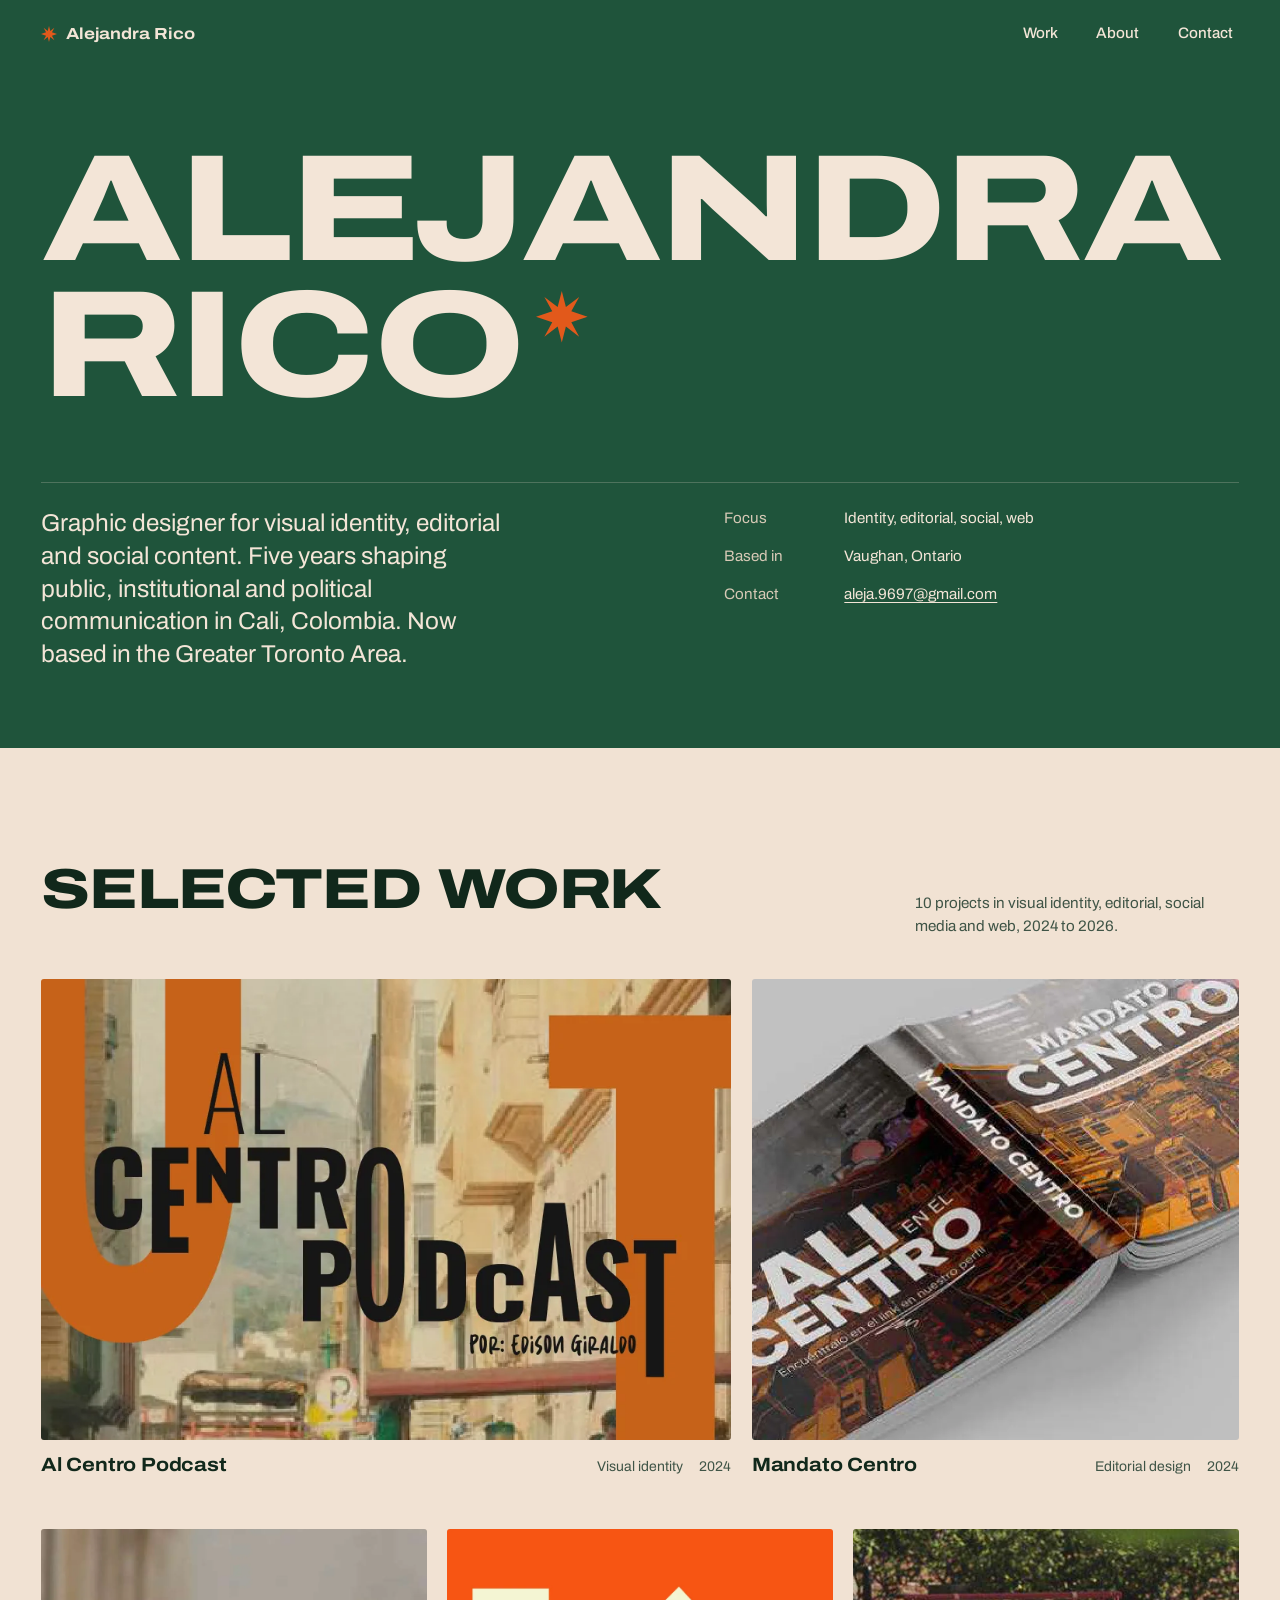
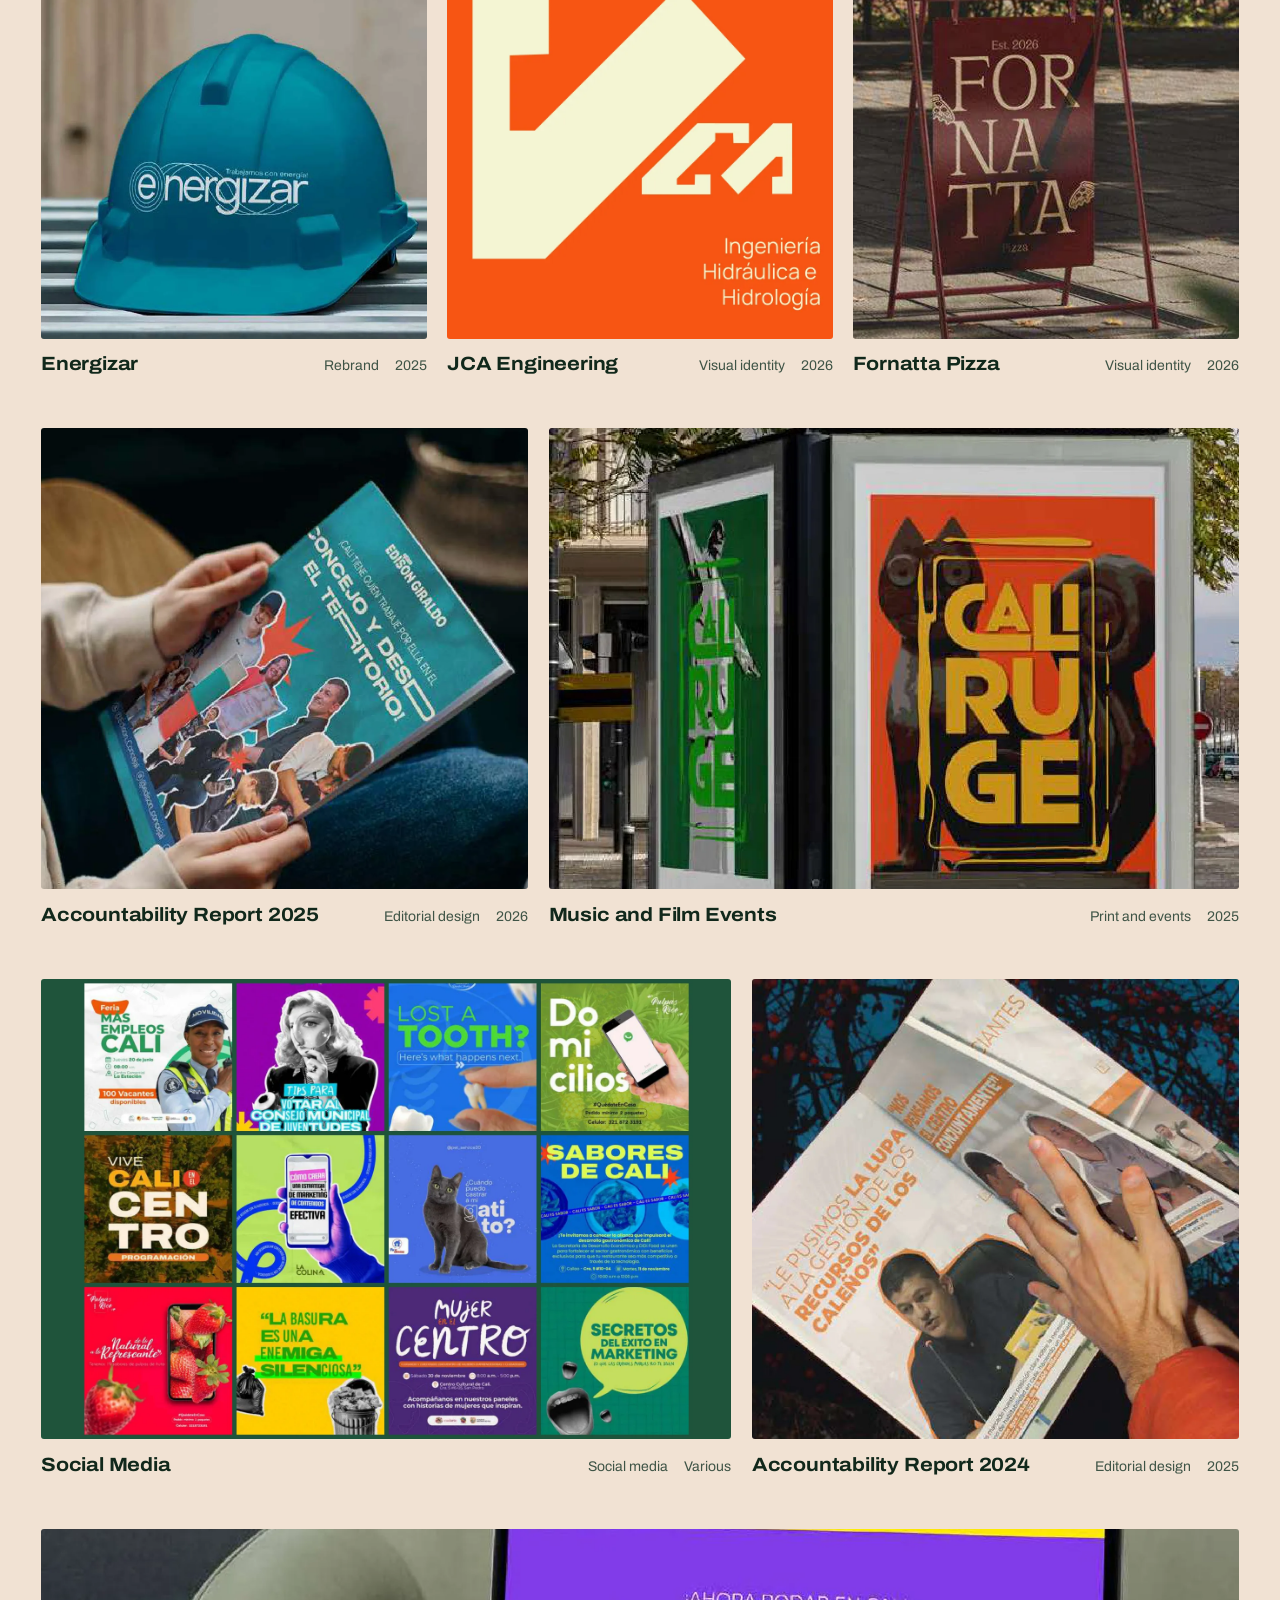
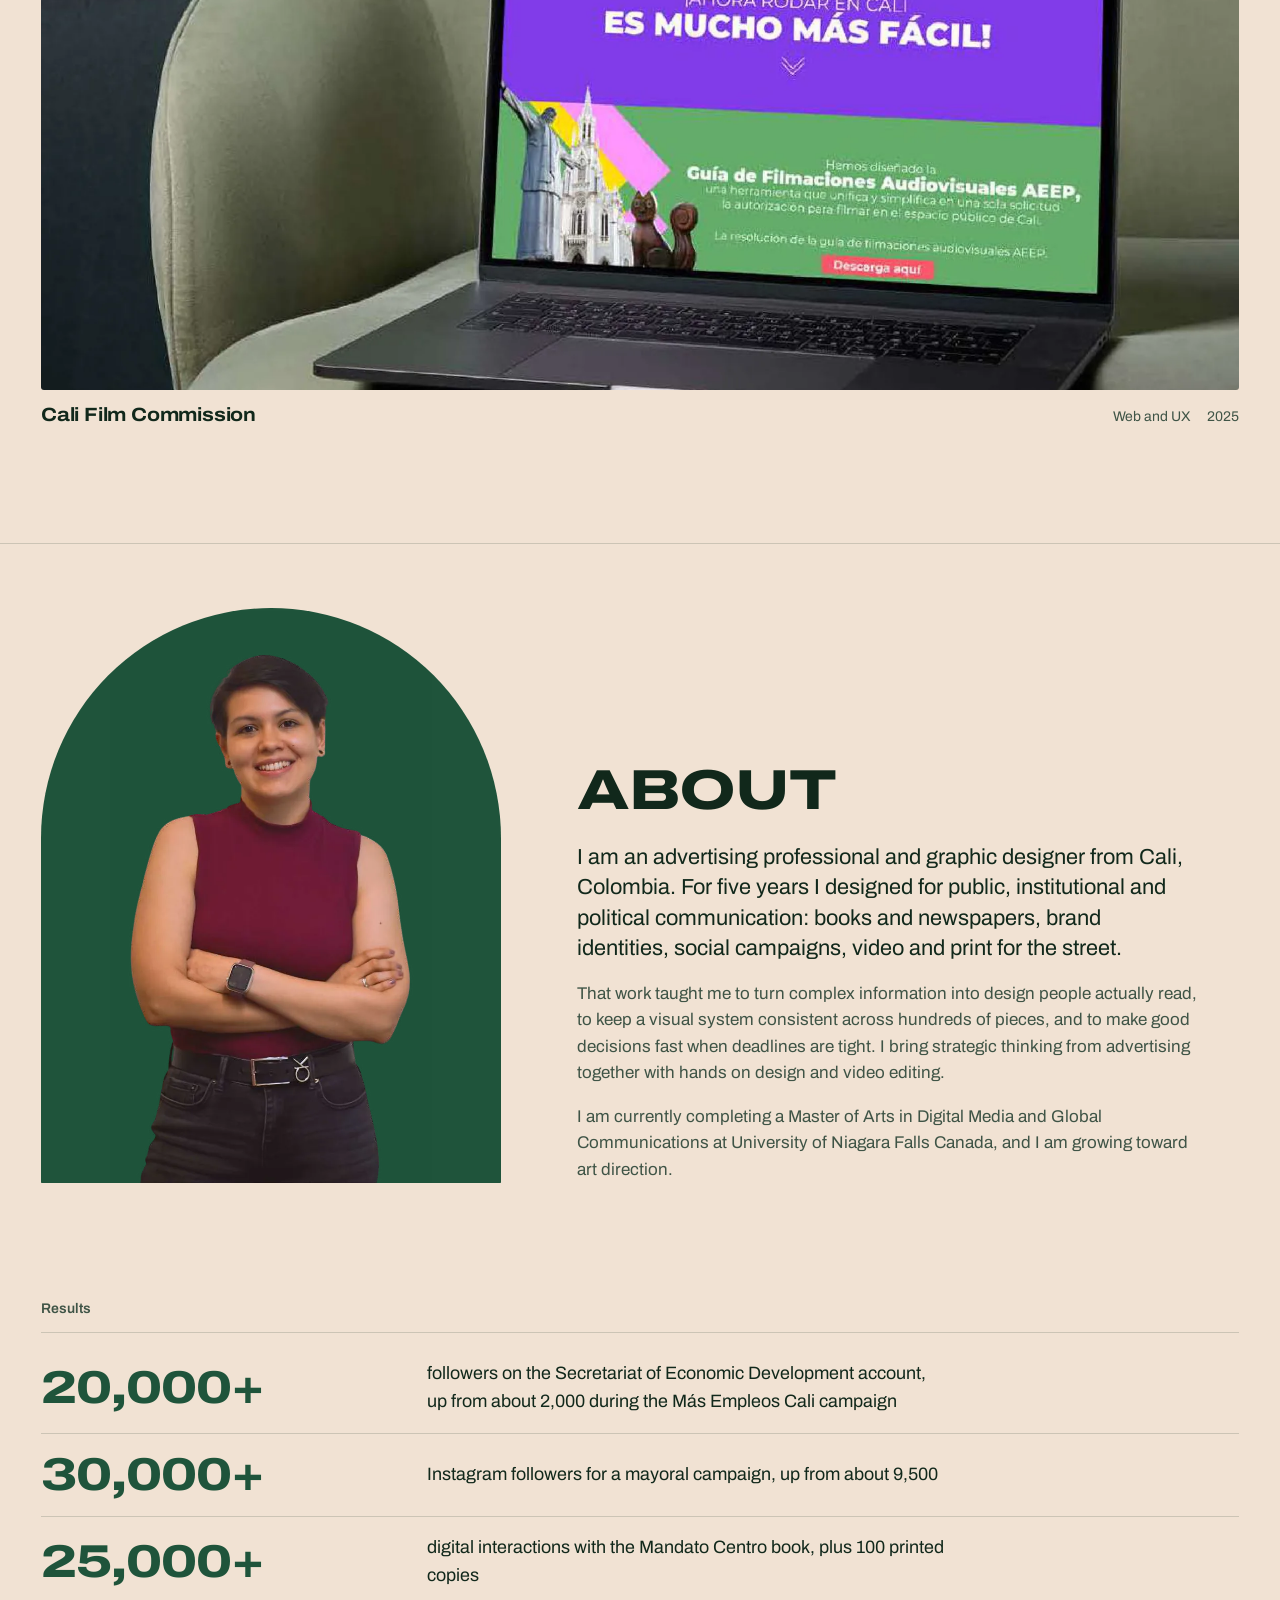
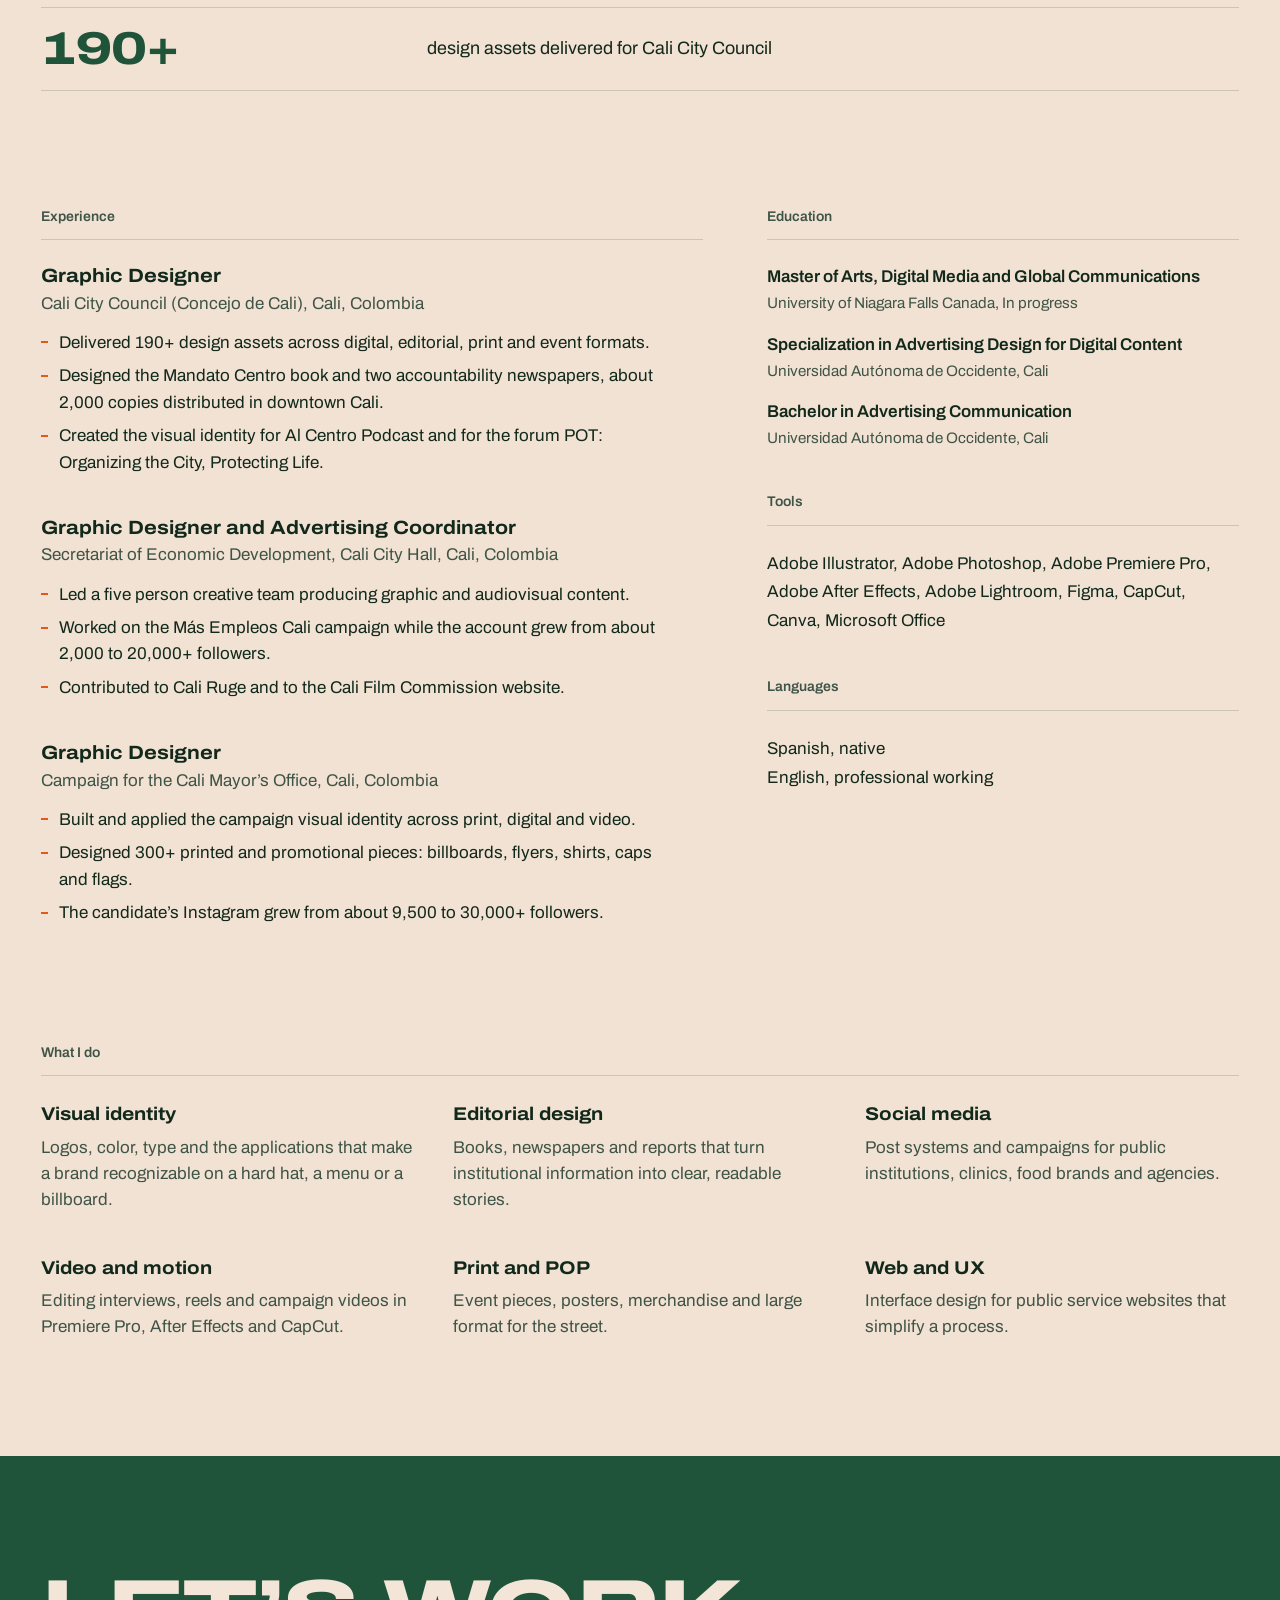
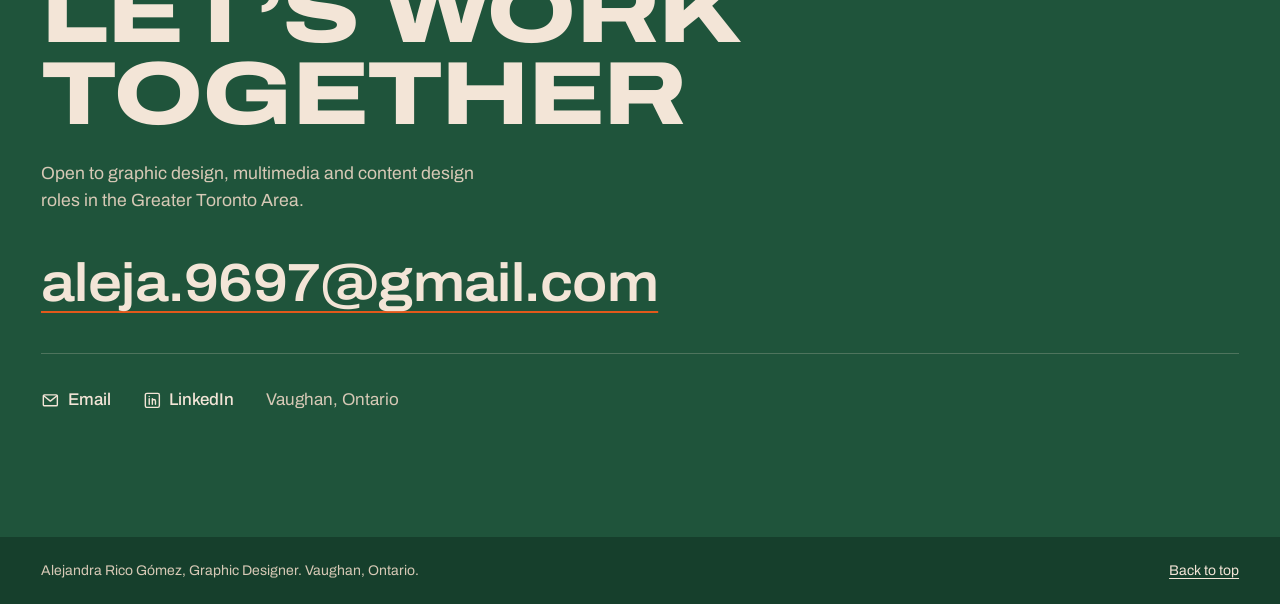
<file: site/index.html>
<!doctype html>
<html lang="en">
<head>
<meta charset="utf-8">
<meta name="viewport" content="width=device-width, initial-scale=1">
<title>Alejandra Rico | Graphic Designer</title>
<meta name="description" content="Alejandra Rico is a graphic designer in the Greater Toronto Area working across visual identity, editorial design, social media and web.">
<meta name="theme-color" content="#1F543B">
<meta property="og:type" content="website">
<meta property="og:title" content="Alejandra Rico | Graphic Designer">
<meta property="og:description" content="Alejandra Rico is a graphic designer in the Greater Toronto Area working across visual identity, editorial design, social media and web.">
<meta property="og:image" content="https://alejandra-rico-portfolio.vercel.app/img/al-centro/01.webp">
<meta name="twitter:card" content="summary_large_image">
<link rel="icon" href="favicon.svg" type="image/svg+xml">
<link rel="preconnect" href="https://fonts.googleapis.com">
<link rel="preconnect" href="https://fonts.gstatic.com" crossorigin>
<link rel="stylesheet" href="https://fonts.googleapis.com/css2?family=Archivo:ital,wdth,wght@0,62..125,100..900;1,62..125,100..900&display=swap">
<link rel="stylesheet" href="assets/styles.css">
</head>
<body class="is-home">
<a class="skip" href="#main">Skip to content</a>
<header class="site-header">
  <div class="wrap header-inner">
    <a class="brand" href=""><svg class="spark" viewBox="0 0 40 40" aria-hidden="true" focusable="false"><path d="M20 0l3.2 12.4L33.5 4.6l-6.1 11.2L40 20l-12.6 4.2 6.1 11.2-10.3-7.8L20 40l-3.2-12.4-10.3 7.8 6.1-11.2L0 20l12.6-4.2L6.5 4.6l10.3 7.8z"/></svg><span>Alejandra Rico</span></a>
    <nav aria-label="Main">
      <ul class="nav">
        <li><a href="#work">Work</a></li>
        <li><a href="#about">About</a></li>
        <li><a href="#contact">Contact</a></li>
      </ul>
    </nav>
  </div>
</header>
<main id="main">
<section class="hero" id="top">
  <div class="wrap">
    <h1 class="hero-name"><span class="line"><span>Alejandra</span></span><span class="line"><span>Rico</span><svg class="spark" viewBox="0 0 40 40" aria-hidden="true" focusable="false"><path d="M20 0l3.2 12.4L33.5 4.6l-6.1 11.2L40 20l-12.6 4.2 6.1 11.2-10.3-7.8L20 40l-3.2-12.4-10.3 7.8 6.1-11.2L0 20l12.6-4.2L6.5 4.6l10.3 7.8z"/></svg></span></h1>
    <div class="hero-foot">
      <p class="hero-statement">Graphic designer for visual identity, editorial and social content. Five years shaping public, institutional and political communication in Cali, Colombia. Now based in the Greater Toronto Area.</p>
      <dl class="hero-facts">
        <div><dt>Focus</dt><dd>Identity, editorial, social, web</dd></div>
        <div><dt>Based in</dt><dd>Vaughan, Ontario</dd></div>
        <div><dt>Contact</dt><dd><a href="mailto:aleja.9697@gmail.com">aleja.9697@gmail.com</a></dd></div>
      </dl>
    </div>
  </div>
</section>

<section class="work" id="work" aria-labelledby="work-title">
  <div class="wrap">
    <div class="section-head">
      <h2 id="work-title" class="section-title">Selected work</h2>
      <p class="section-note">10 projects in visual identity, editorial, social media and web, 2024 to 2026.</p>
    </div>
<div class="work-row">
  <a class="work-item span-7" href="work/al-centro/" style="--span:7">
    <span class="work-media"><img class="" src="img/al-centro/01.webp" width="888" height="972" alt="Al Centro Podcast logo over a downtown Cali street scene" loading="lazy" decoding="async" style="object-position:50% 48%"></span>
    <span class="work-caption">
      <span class="work-title">Al Centro Podcast</span>
      <span class="work-meta"><span>Visual identity</span><span>2024</span></span>
    </span>
  </a>
  <a class="work-item span-5" href="work/mandato-centro/" style="--span:5">
    <span class="work-media"><img class="" src="img/mandato-centro/04.webp" width="909" height="1425" alt="Mandato Centro book lying on a grey surface" loading="lazy" decoding="async" style="object-position:50% 50%"></span>
    <span class="work-caption">
      <span class="work-title">Mandato Centro</span>
      <span class="work-meta"><span>Editorial design</span><span>2024</span></span>
    </span>
  </a>
</div>
<div class="work-row">
  <a class="work-item span-4" href="work/energizar/" style="--span:4">
    <span class="work-media"><img class="" src="img/energizar/02.webp" width="1263" height="1425" alt="Teal hard hat with the Energizar wordmark" loading="lazy" decoding="async" style="object-position:50% 55%"></span>
    <span class="work-caption">
      <span class="work-title">Energizar</span>
      <span class="work-meta"><span>Rebrand</span><span>2025</span></span>
    </span>
  </a>
  <a class="work-item span-4" href="work/jca/" style="--span:4">
    <span class="work-media"><img class="" src="img/jca/01.webp" width="888" height="972" alt="JCA monogram in cream on a signal orange square" loading="lazy" decoding="async" style="object-position:100% 50%"></span>
    <span class="work-caption">
      <span class="work-title">JCA Engineering</span>
      <span class="work-meta"><span>Visual identity</span><span>2026</span></span>
    </span>
  </a>
  <a class="work-item span-4" href="work/fornatta/" style="--span:4">
    <span class="work-media"><img class="" src="img/fornatta/06.webp" width="395" height="494" alt="Fornatta sidewalk sign" loading="lazy" decoding="async" style="object-position:50% 40%"></span>
    <span class="work-caption">
      <span class="work-title">Fornatta Pizza</span>
      <span class="work-meta"><span>Visual identity</span><span>2026</span></span>
    </span>
  </a>
</div>
<div class="work-row">
  <a class="work-item span-5" href="work/accountability-report-2025/" style="--span:5">
    <span class="work-media"><img class="" src="img/accountability-report-2025/02.webp" width="1263" height="1425" alt="Hands holding the 2025 accountability newspaper" loading="lazy" decoding="async" style="object-position:50% 50%"></span>
    <span class="work-caption">
      <span class="work-title">Accountability Report 2025</span>
      <span class="work-meta"><span>Editorial design</span><span>2026</span></span>
    </span>
  </a>
  <a class="work-item span-7" href="work/music-film-events/" style="--span:7">
    <span class="work-media"><img class="" src="img/music-film-events/01.webp" width="1263" height="1425" alt="Cali Ruge poster in a street kiosk" loading="lazy" decoding="async" style="object-position:50% 35%"></span>
    <span class="work-caption">
      <span class="work-title">Music and Film Events</span>
      <span class="work-meta"><span>Print and events</span><span>2025</span></span>
    </span>
  </a>
</div>
<div class="work-row">
  <a class="work-item span-7 is-contain" href="work/social-media/" style="--span:7">
    <span class="work-media"><img class="" src="img/social-media/cover.webp" width="1410" height="1060" alt="Social Media: a selection of posts" loading="lazy" decoding="async"></span>
    <span class="work-caption">
      <span class="work-title">Social Media</span>
      <span class="work-meta"><span>Social media</span><span>Various</span></span>
    </span>
  </a>
  <a class="work-item span-5" href="work/accountability-report-2024/" style="--span:5">
    <span class="work-media"><img class="" src="img/accountability-report-2024/02.webp" width="1263" height="1425" alt="Hand opening the 2024 accountability newspaper" loading="lazy" decoding="async" style="object-position:50% 40%"></span>
    <span class="work-caption">
      <span class="work-title">Accountability Report 2024</span>
      <span class="work-meta"><span>Editorial design</span><span>2025</span></span>
    </span>
  </a>
</div>
<div class="work-row">
  <a class="work-item span-12" href="work/cali-film-commission/" style="--span:12">
    <span class="work-media"><img class="" src="img/cali-film-commission/01.webp" width="1800" height="944" alt="Cali Film Commission website on a laptop" loading="lazy" decoding="async" style="object-position:50% 50%"></span>
    <span class="work-caption">
      <span class="work-title">Cali Film Commission</span>
      <span class="work-meta"><span>Web and UX</span><span>2025</span></span>
    </span>
  </a>
</div>
  </div>
</section>

<section class="about" id="about" aria-labelledby="about-title">
  <div class="wrap about-grid">
    <figure class="about-portrait">
      <img class="" src="img/about/01.webp" width="619" height="1100" alt="Portrait of Alejandra Rico Gómez" loading="lazy" decoding="async">
    </figure>
    <div class="about-body">
      <h2 id="about-title" class="section-title">About</h2>
      <p class="lede">I am an advertising professional and graphic designer from Cali, Colombia. For five years I designed for public, institutional and political communication: books and newspapers, brand identities, social campaigns, video and print for the street.</p>
      <p>That work taught me to turn complex information into design people actually read, to keep a visual system consistent across hundreds of pieces, and to make good decisions fast when deadlines are tight. I bring strategic thinking from advertising together with hands on design and video editing.</p>
      <p>I am currently completing a Master of Arts in Digital Media and Global Communications at University of Niagara Falls Canada, and I am growing toward art direction.</p>
    </div>
  </div>

  <div class="wrap impact-wrap">
    <h3 class="cv-title">Results</h3>
    <dl class="impact">
      <div class="impact-item"><dt class="impact-value">20,000+</dt><dd class="impact-label">followers on the Secretariat of Economic Development account, up from about 2,000 during the Más Empleos Cali campaign</dd></div>
      <div class="impact-item"><dt class="impact-value">30,000+</dt><dd class="impact-label">Instagram followers for a mayoral campaign, up from about 9,500</dd></div>
      <div class="impact-item"><dt class="impact-value">25,000+</dt><dd class="impact-label">digital interactions with the Mandato Centro book, plus 100 printed copies</dd></div>
      <div class="impact-item"><dt class="impact-value">190+</dt><dd class="impact-label">design assets delivered for Cali City Council</dd></div>
    </dl>
  </div>

  <div class="wrap cv">
    <div class="cv-block cv-experience">
      <h3 class="cv-title">Experience</h3>
      <ol class="exp-list">
        <li class="exp">
          <p class="exp-role">Graphic Designer</p>
          <p class="exp-org">Cali City Council (Concejo de Cali), Cali, Colombia</p>
          <ul><li>Delivered 190+ design assets across digital, editorial, print and event formats.</li><li>Designed the Mandato Centro book and two accountability newspapers, about 2,000 copies distributed in downtown Cali.</li><li>Created the visual identity for Al Centro Podcast and for the forum POT: Organizing the City, Protecting Life.</li></ul>
        </li>
        <li class="exp">
          <p class="exp-role">Graphic Designer and Advertising Coordinator</p>
          <p class="exp-org">Secretariat of Economic Development, Cali City Hall, Cali, Colombia</p>
          <ul><li>Led a five person creative team producing graphic and audiovisual content.</li><li>Worked on the Más Empleos Cali campaign while the account grew from about 2,000 to 20,000+ followers.</li><li>Contributed to Cali Ruge and to the Cali Film Commission website.</li></ul>
        </li>
        <li class="exp">
          <p class="exp-role">Graphic Designer</p>
          <p class="exp-org">Campaign for the Cali Mayor’s Office, Cali, Colombia</p>
          <ul><li>Built and applied the campaign visual identity across print, digital and video.</li><li>Designed 300+ printed and promotional pieces: billboards, flyers, shirts, caps and flags.</li><li>The candidate’s Instagram grew from about 9,500 to 30,000+ followers.</li></ul>
        </li>
      </ol>
    </div>
    <div class="cv-side">
      <div class="cv-block">
        <h3 class="cv-title">Education</h3>
        <ul class="plain-list">
          <li><span class="strong">Master of Arts, Digital Media and Global Communications</span><span>University of Niagara Falls Canada, In progress</span></li>
          <li><span class="strong">Specialization in Advertising Design for Digital Content</span><span>Universidad Autónoma de Occidente, Cali</span></li>
          <li><span class="strong">Bachelor in Advertising Communication</span><span>Universidad Autónoma de Occidente, Cali</span></li>
        </ul>
      </div>
      <div class="cv-block">
        <h3 class="cv-title">Tools</h3>
        <p class="tool-line">Adobe Illustrator, Adobe Photoshop, Adobe Premiere Pro, Adobe After Effects, Adobe Lightroom, Figma, CapCut, Canva, Microsoft Office</p>
      </div>
      <div class="cv-block">
        <h3 class="cv-title">Languages</h3>
        <p class="tool-line">Spanish, native<br>English, professional working</p>
      </div>
    </div>
  </div>

  <div class="wrap capabilities">
    <h3 class="cv-title">What I do</h3>
    <dl class="cap-list">
      <div class="cap"><dt>Visual identity</dt><dd>Logos, color, type and the applications that make a brand recognizable on a hard hat, a menu or a billboard.</dd></div>
      <div class="cap"><dt>Editorial design</dt><dd>Books, newspapers and reports that turn institutional information into clear, readable stories.</dd></div>
      <div class="cap"><dt>Social media</dt><dd>Post systems and campaigns for public institutions, clinics, food brands and agencies.</dd></div>
      <div class="cap"><dt>Video and motion</dt><dd>Editing interviews, reels and campaign videos in Premiere Pro, After Effects and CapCut.</dd></div>
      <div class="cap"><dt>Print and POP</dt><dd>Event pieces, posters, merchandise and large format for the street.</dd></div>
      <div class="cap"><dt>Web and UX</dt><dd>Interface design for public service websites that simplify a process.</dd></div>
    </dl>
  </div>
</section>
</main>
<section class="contact" id="contact" aria-labelledby="contact-title">
  <div class="wrap">
    <h2 class="contact-title" id="contact-title">Let’s work together</h2>
    <p class="contact-lede">Open to graphic design, multimedia and content design roles in the Greater Toronto Area.</p>
    <a class="contact-email" href="mailto:aleja.9697@gmail.com">aleja.9697@gmail.com</a>
    <ul class="contact-links">
      <li><a href="mailto:aleja.9697@gmail.com"><svg class="icon" viewBox="0 0 24 24" aria-hidden="true" focusable="false"><rect x="3" y="5" width="18" height="14" rx="1.5"/><path d="m3.5 6 8.5 7 8.5-7"/></svg><span>Email</span></a></li>
      <li><a href="https://www.linkedin.com/in/alexaricogo01/" target="_blank" rel="noopener"><svg class="icon" viewBox="0 0 24 24" aria-hidden="true" focusable="false"><rect x="3" y="3" width="18" height="18" rx="2"/><path d="M8 10v7M8 7v.01M12 17v-4a2 2 0 0 1 4 0v4M12 10v7"/></svg><span>LinkedIn</span></a></li>
      <li class="contact-place">Vaughan, Ontario</li>
    </ul>
  </div>
</section>
<footer class="site-footer">
  <div class="wrap footer-inner">
    <p>Alejandra Rico Gómez, Graphic Designer. Vaughan, Ontario.</p>
    <p><a href="#top">Back to top</a></p>
  </div>
</footer>
</body>
</html>
</file>
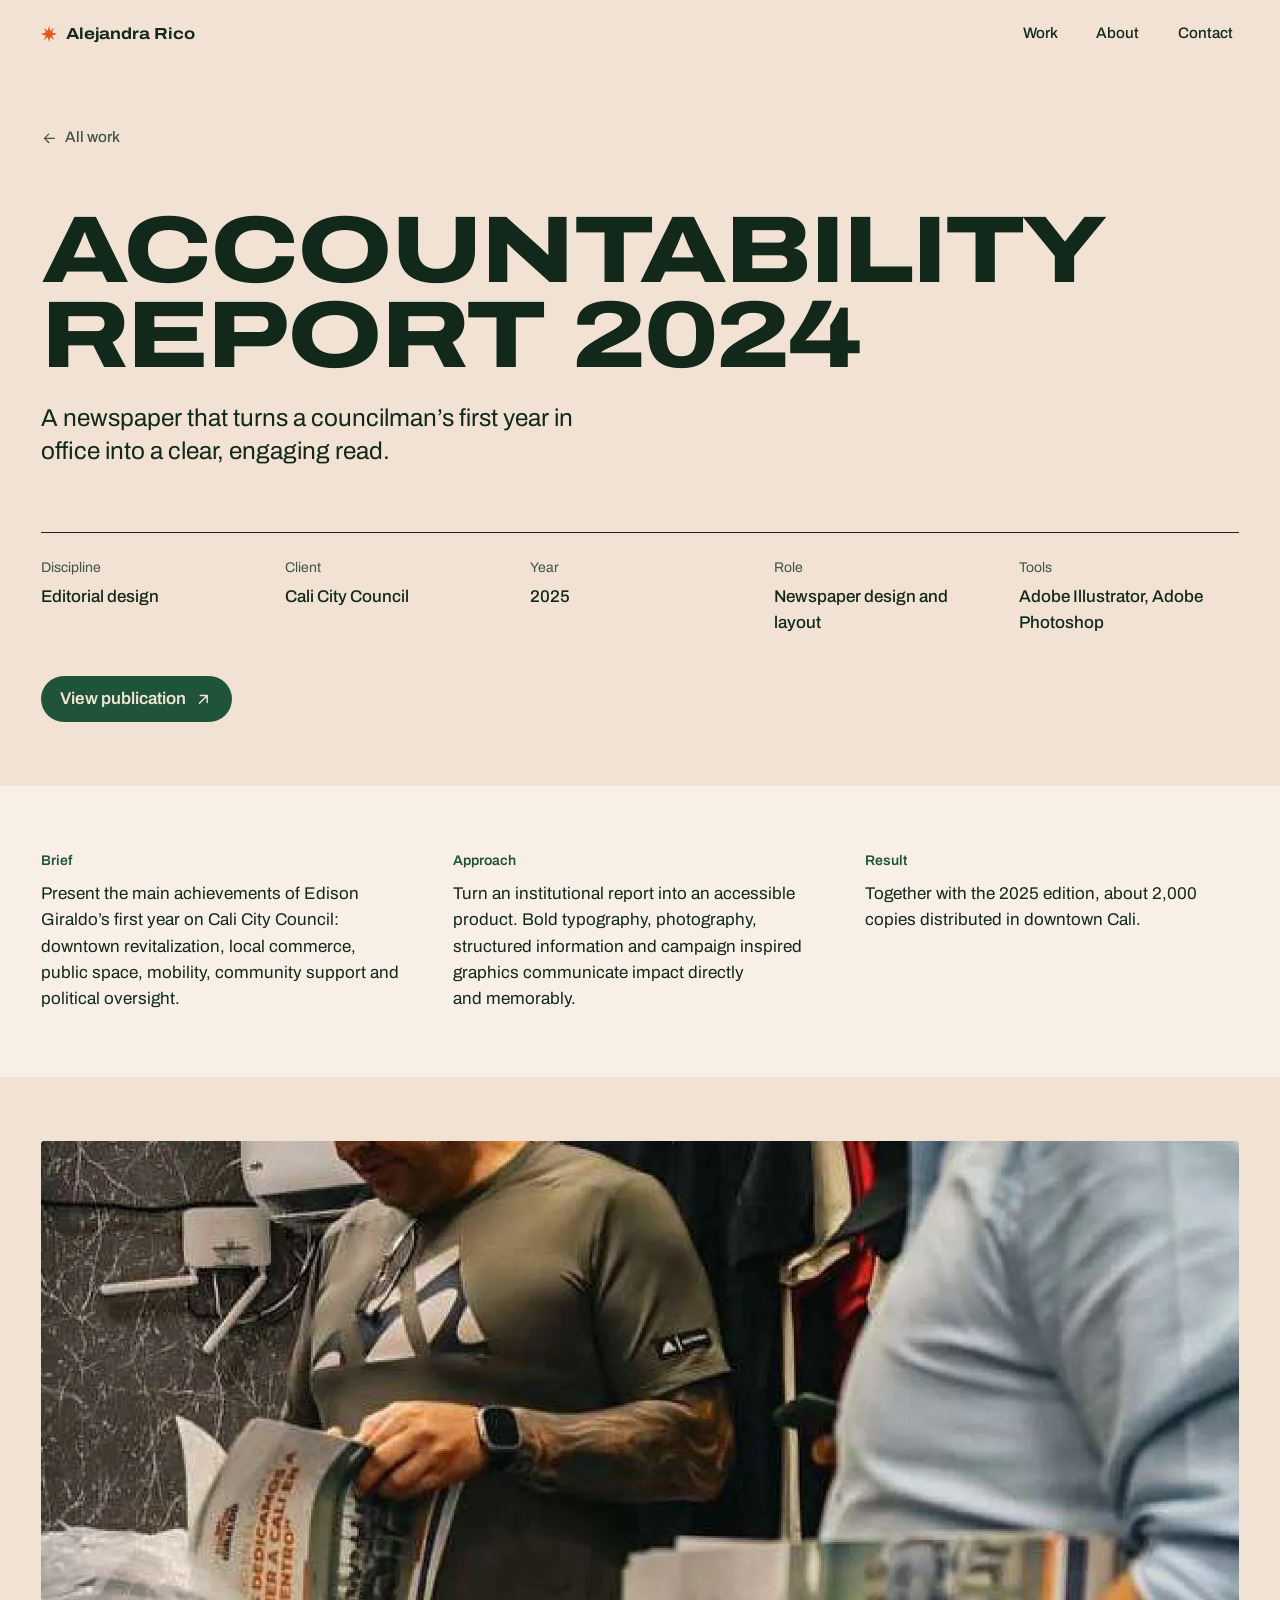
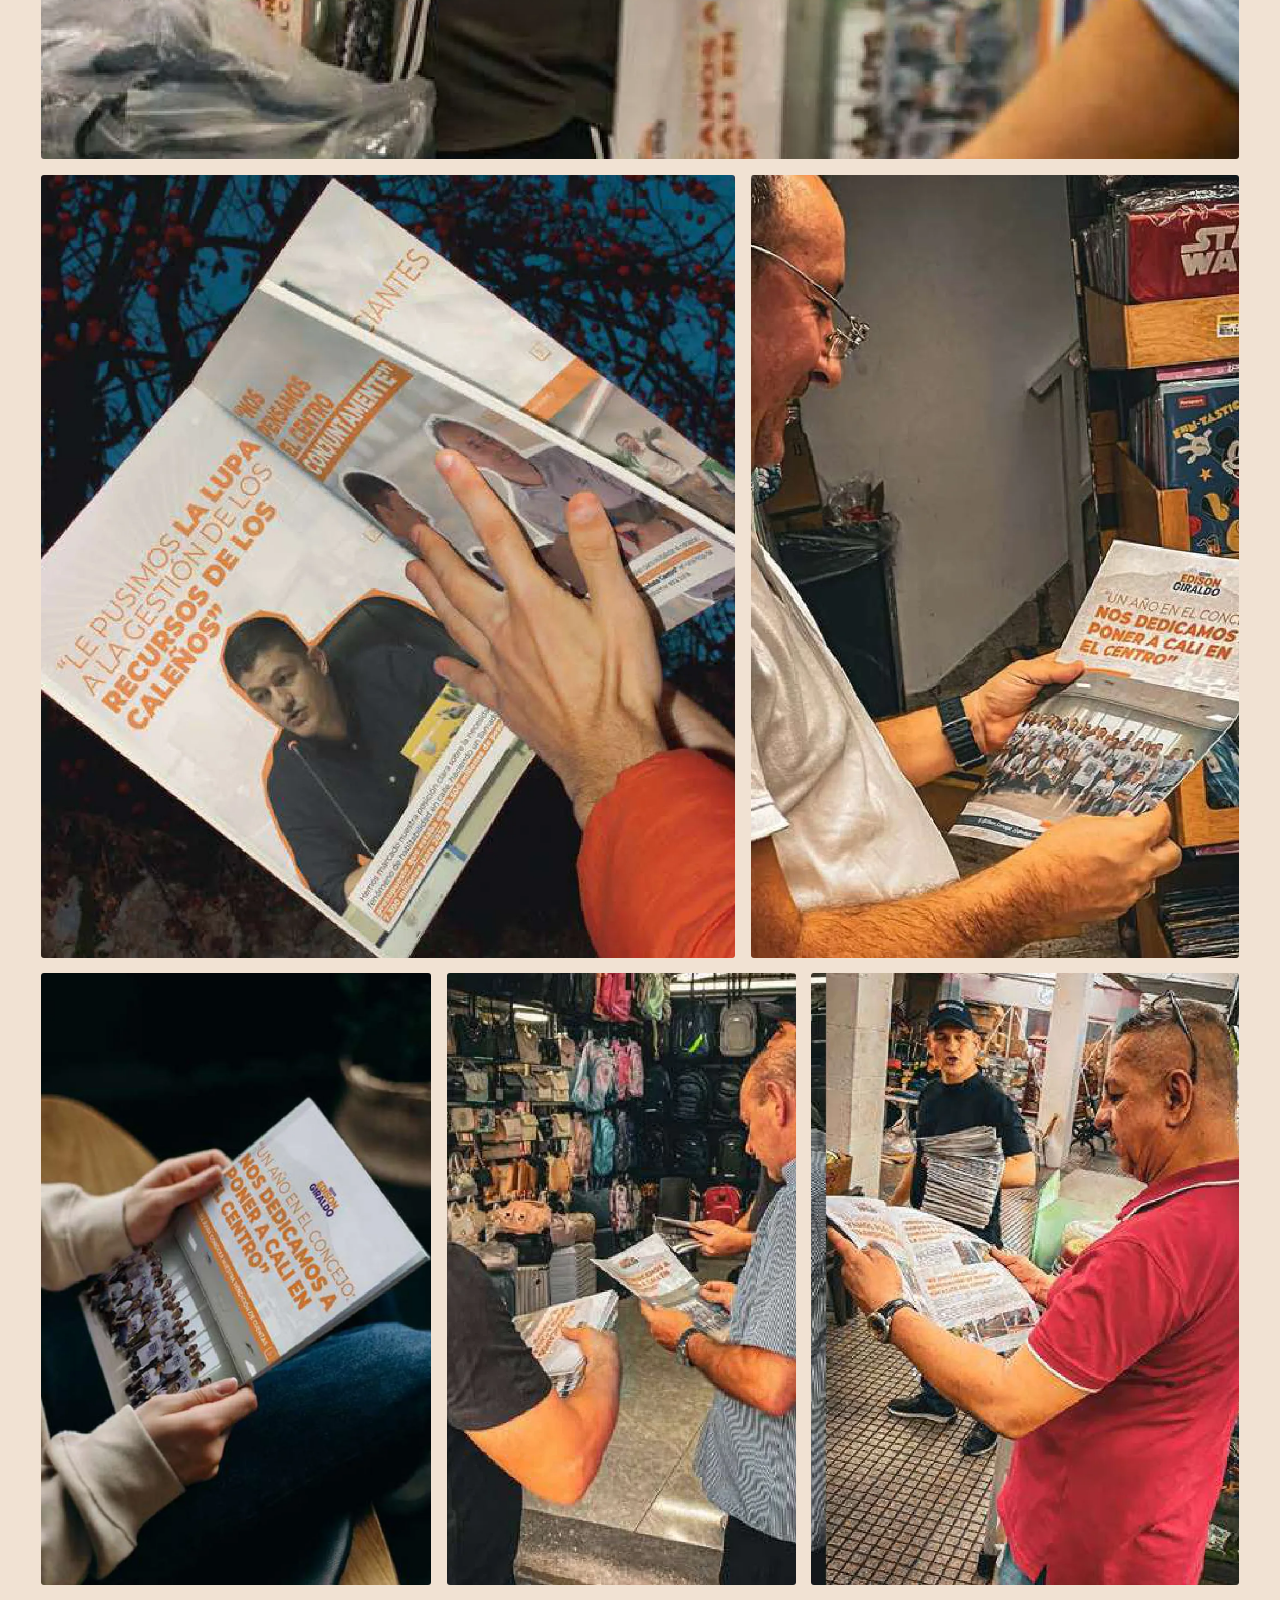
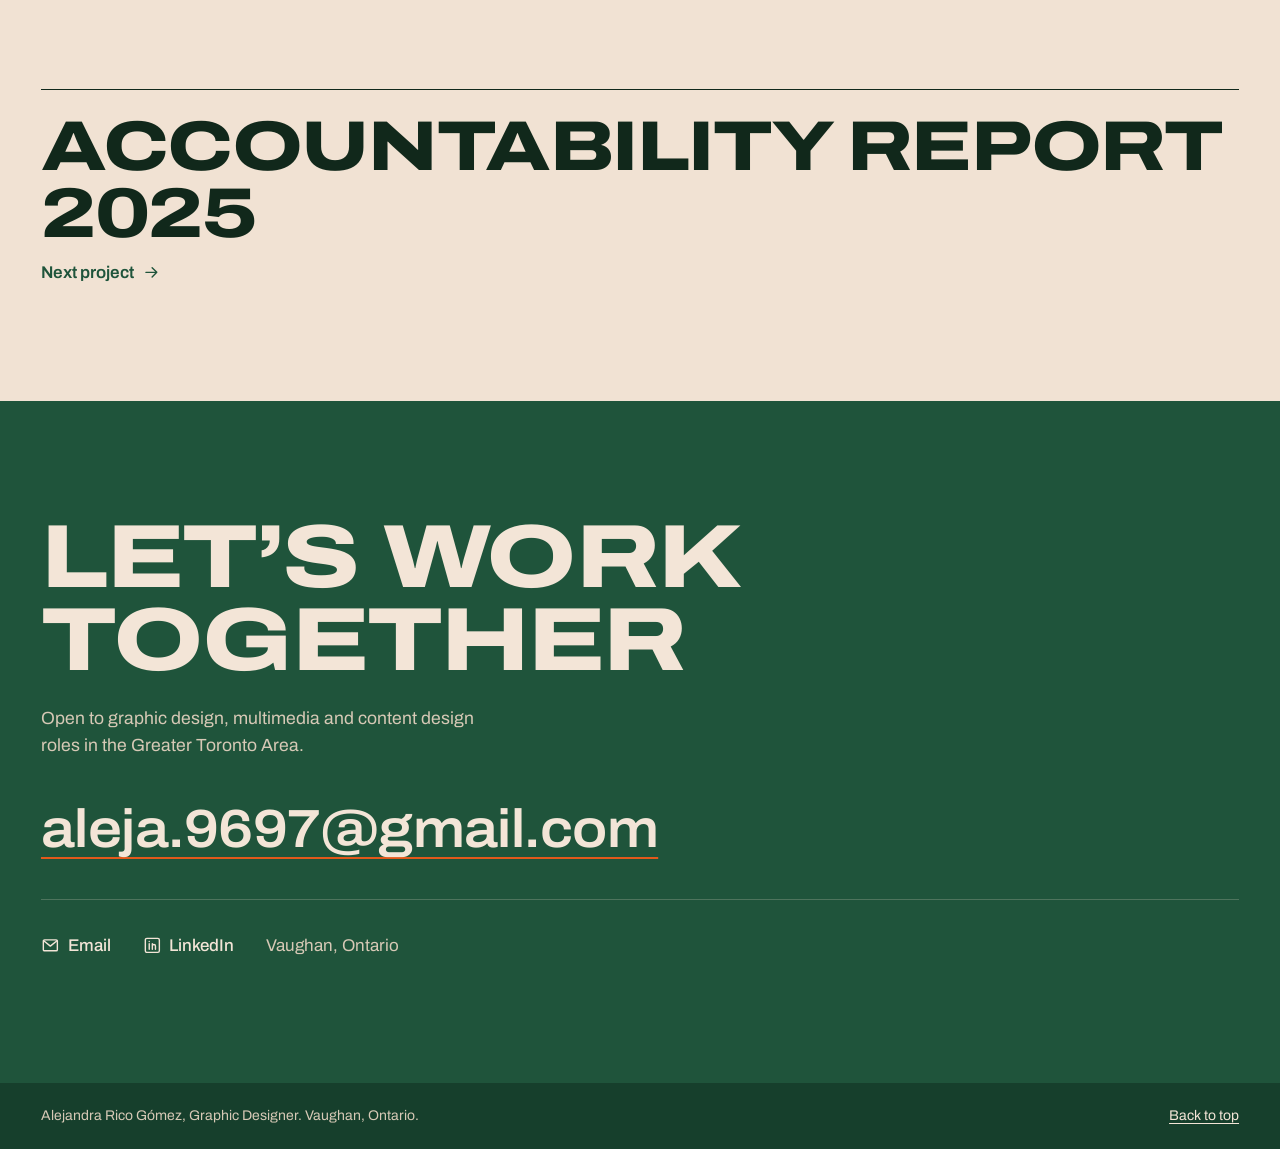
<file: site/work/accountability-report-2024/index.html>
<!doctype html>
<html lang="en">
<head>
<meta charset="utf-8">
<meta name="viewport" content="width=device-width, initial-scale=1">
<title>Accountability Report 2024 | Alejandra Rico</title>
<meta name="description" content="A newspaper that turns a councilman’s first year in office into a clear, engaging read.">
<meta name="theme-color" content="#1F543B">
<meta property="og:type" content="website">
<meta property="og:title" content="Accountability Report 2024 | Alejandra Rico">
<meta property="og:description" content="A newspaper that turns a councilman’s first year in office into a clear, engaging read.">
<meta property="og:image" content="https://alejandra-rico-portfolio.vercel.app/img/accountability-report-2024/02.webp">
<meta name="twitter:card" content="summary_large_image">
<link rel="icon" href="../../favicon.svg" type="image/svg+xml">
<link rel="preconnect" href="https://fonts.googleapis.com">
<link rel="preconnect" href="https://fonts.gstatic.com" crossorigin>
<link rel="stylesheet" href="https://fonts.googleapis.com/css2?family=Archivo:ital,wdth,wght@0,62..125,100..900;1,62..125,100..900&display=swap">
<link rel="stylesheet" href="../../assets/styles.css">
</head>
<body class="is-project">
<a class="skip" href="#main">Skip to content</a>
<header class="site-header">
  <div class="wrap header-inner">
    <a class="brand" href="../../"><svg class="spark" viewBox="0 0 40 40" aria-hidden="true" focusable="false"><path d="M20 0l3.2 12.4L33.5 4.6l-6.1 11.2L40 20l-12.6 4.2 6.1 11.2-10.3-7.8L20 40l-3.2-12.4-10.3 7.8 6.1-11.2L0 20l12.6-4.2L6.5 4.6l10.3 7.8z"/></svg><span>Alejandra Rico</span></a>
    <nav aria-label="Main">
      <ul class="nav">
        <li><a href="../../#work">Work</a></li>
        <li><a href="../../#about">About</a></li>
        <li><a href="../../#contact">Contact</a></li>
      </ul>
    </nav>
  </div>
</header>
<main id="main">
<article class="project">
  <header class="project-head">
    <div class="wrap">
      <a class="back" href="../../#work"><svg class="icon" viewBox="0 0 24 24" aria-hidden="true" focusable="false"><path d="M19 12H5M11 18l-6-6 6-6"/></svg><span>All work</span></a>
      <h1 class="project-title">Accountability Report 2024</h1>
      <p class="project-summary">A newspaper that turns a councilman’s first year in office into a clear, engaging read.</p>
      <dl class="project-meta">
        <div><dt>Discipline</dt><dd>Editorial design</dd></div>
        <div><dt>Client</dt><dd>Cali City Council</dd></div>
        <div><dt>Year</dt><dd>2025</dd></div>
        <div><dt>Role</dt><dd>Newspaper design and layout</dd></div>
        <div><dt>Tools</dt><dd>Adobe Illustrator, Adobe Photoshop</dd></div>
      </dl>
      <p class="project-links"><a class="pill-link" href="https://bit.ly/2024AccountabilityReport" target="_blank" rel="noopener">View publication<svg class="icon" viewBox="0 0 24 24" aria-hidden="true" focusable="false"><path d="M7 17 17 7M8 7h9v9"/></svg></a></p>
    </div>
  </header>

  <section class="project-story" aria-label="Project overview">
    <div class="wrap story-grid">
      <div class="story"><h2 class="story-title">Brief</h2><p>Present the main achievements of Edison Giraldo’s first year on Cali City Council: downtown revitalization, local commerce, public space, mobility, community support and political oversight.</p></div>
      <div class="story"><h2 class="story-title">Approach</h2><p>Turn an institutional report into an accessible product. Bold typography, photography, structured information and campaign inspired graphics communicate impact directly and memorably.</p></div>
      <div class="story"><h2 class="story-title">Result</h2><p>Together with the 2025 edition, about 2,000 copies distributed in downtown Cali.</p></div>
      
    </div>
  </section>

  <section class="gallery" aria-label="Project images">
  <div class="wrap">
   <div class="g-row">
    <figure class="g-item" style="--r:1.9376"><img class="" src="../../img/accountability-report-2024/01.webp" width="1800" height="929" alt="Shoppers reading the newspaper in a downtown store" fetchpriority="high" decoding="async"></figure>
   </div>
   <div class="g-row">
    <figure class="g-item" style="--r:0.8863"><img class="" src="../../img/accountability-report-2024/02.webp" width="1263" height="1425" alt="Hand opening the 2024 accountability newspaper" loading="lazy" decoding="async"></figure>
    <figure class="g-item" style="--r:0.6232"><img class="" src="../../img/accountability-report-2024/03.webp" width="888" height="1425" alt="Shop owner reading the newspaper among merchandise" loading="lazy" decoding="async"></figure>
   </div>
   <div class="g-row">
    <figure class="g-item" style="--r:0.6379"><img class="" src="../../img/accountability-report-2024/04.webp" width="909" height="1425" alt="Close up of hands holding the newspaper" loading="lazy" decoding="async"></figure>
    <figure class="g-item" style="--r:0.5705"><img class="" src="../../img/accountability-report-2024/05.webp" width="546" height="957" alt="Two men reading the newspaper at a market stall" loading="lazy" decoding="async"></figure>
    <figure class="g-item" style="--r:0.6991"><img class="" src="../../img/accountability-report-2024/06.webp" width="669" height="957" alt="Vendor reading the newspaper on the street" loading="lazy" decoding="async"></figure>
   </div>
  </div>
</section>

  <nav class="next" aria-label="Next project">
    <div class="wrap">
      <a class="next-link" href="../../work/accountability-report-2025/">
        <span class="next-title">Accountability Report 2025</span>
        <span class="next-label">Next project <svg class="icon" viewBox="0 0 24 24" aria-hidden="true" focusable="false"><path d="M5 12h14M13 6l6 6-6 6"/></svg></span>
      </a>
    </div>
  </nav>
</article>
</main>
<section class="contact" id="contact" aria-labelledby="contact-title">
  <div class="wrap">
    <h2 class="contact-title" id="contact-title">Let’s work together</h2>
    <p class="contact-lede">Open to graphic design, multimedia and content design roles in the Greater Toronto Area.</p>
    <a class="contact-email" href="mailto:aleja.9697@gmail.com">aleja.9697@gmail.com</a>
    <ul class="contact-links">
      <li><a href="mailto:aleja.9697@gmail.com"><svg class="icon" viewBox="0 0 24 24" aria-hidden="true" focusable="false"><rect x="3" y="5" width="18" height="14" rx="1.5"/><path d="m3.5 6 8.5 7 8.5-7"/></svg><span>Email</span></a></li>
      <li><a href="https://www.linkedin.com/in/alexaricogo01/" target="_blank" rel="noopener"><svg class="icon" viewBox="0 0 24 24" aria-hidden="true" focusable="false"><rect x="3" y="3" width="18" height="18" rx="2"/><path d="M8 10v7M8 7v.01M12 17v-4a2 2 0 0 1 4 0v4M12 10v7"/></svg><span>LinkedIn</span></a></li>
      <li class="contact-place">Vaughan, Ontario</li>
    </ul>
  </div>
</section>
<footer class="site-footer">
  <div class="wrap footer-inner">
    <p>Alejandra Rico Gómez, Graphic Designer. Vaughan, Ontario.</p>
    <p><a href="../../#top">Back to top</a></p>
  </div>
</footer>
</body>
</html>
</file>
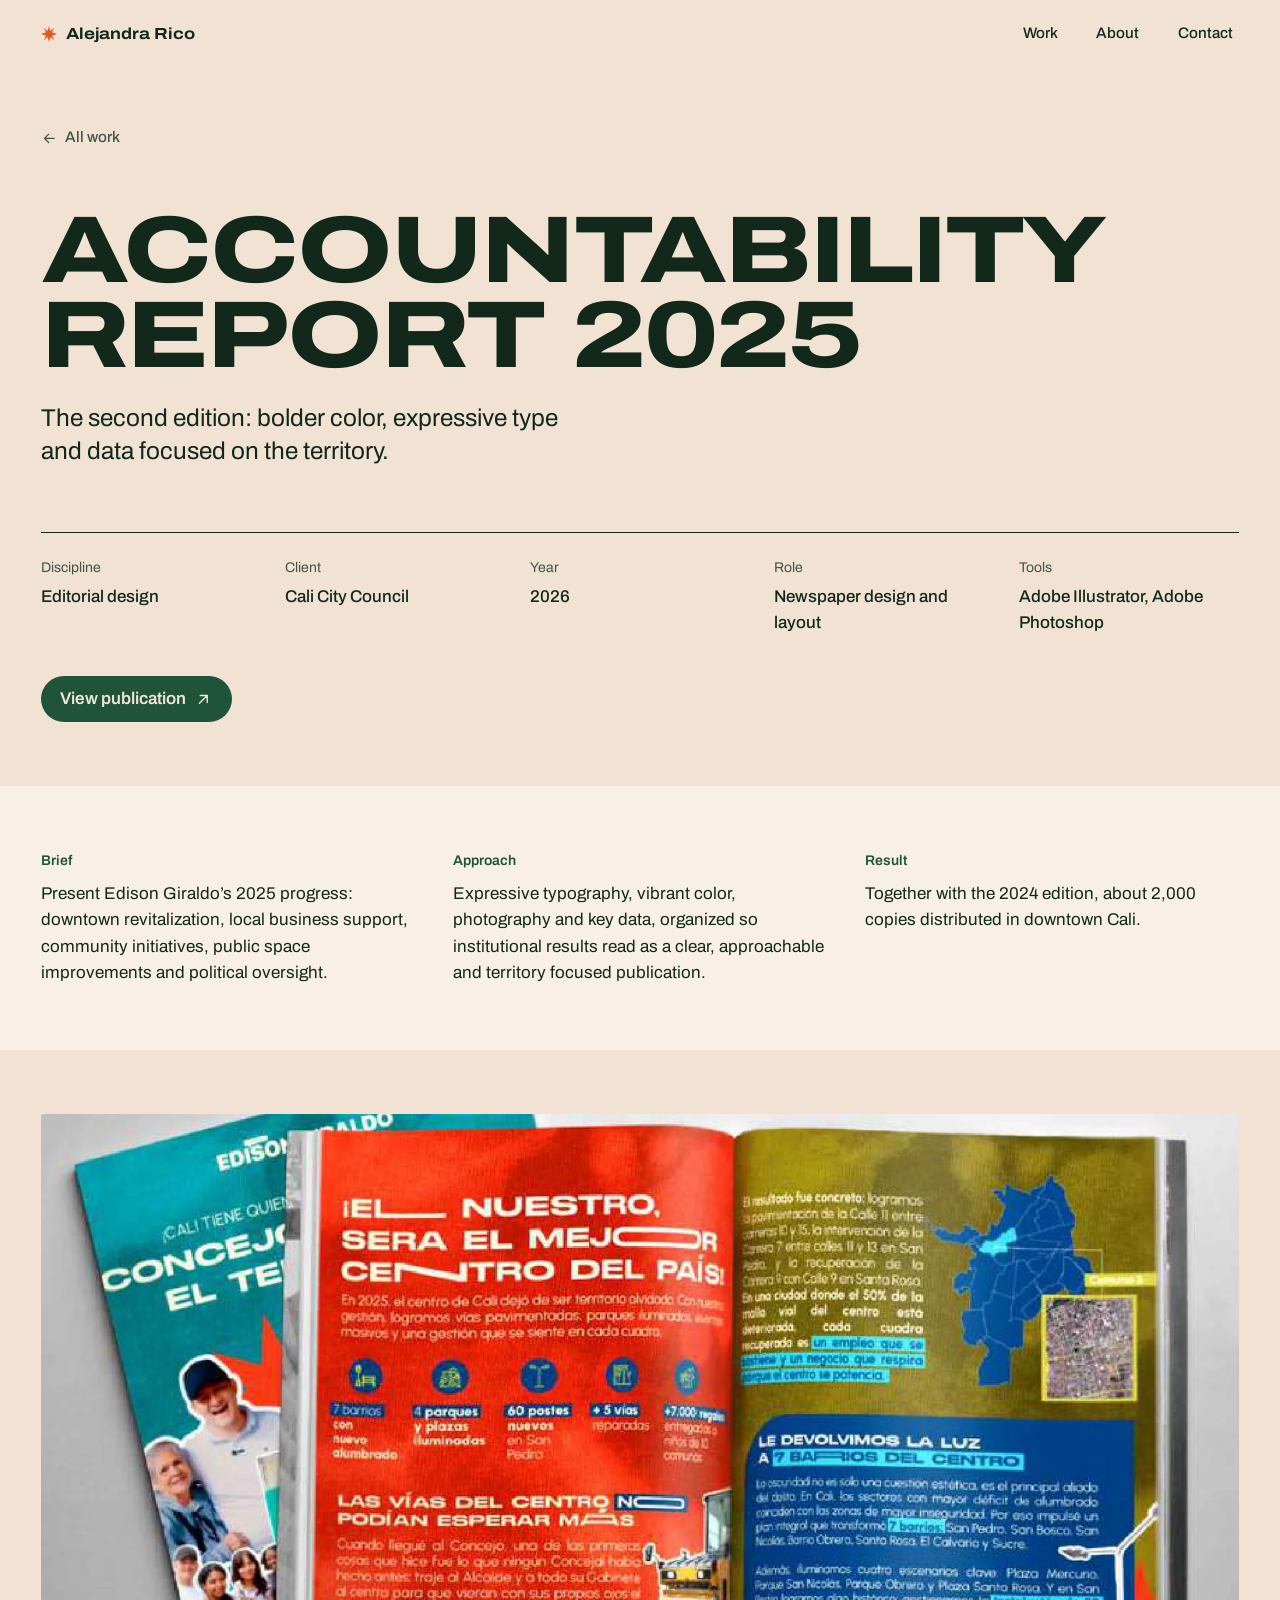
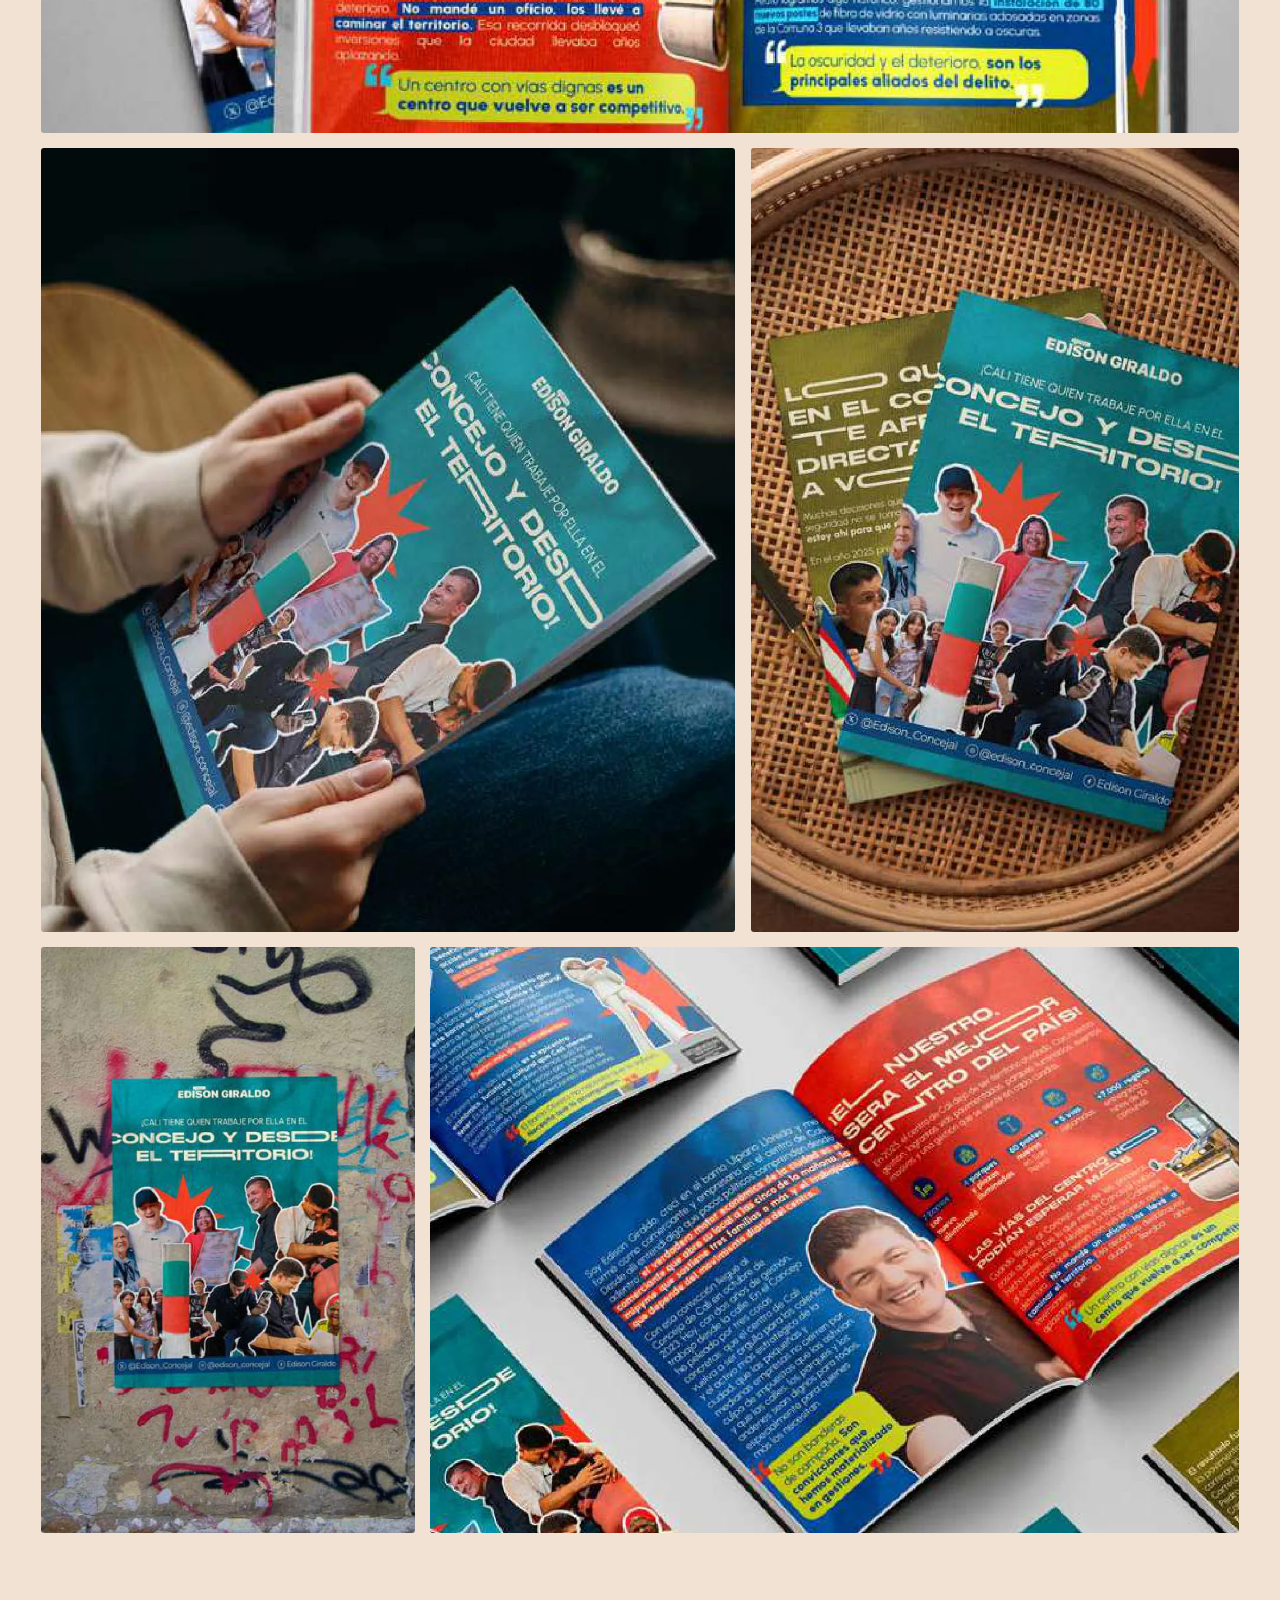
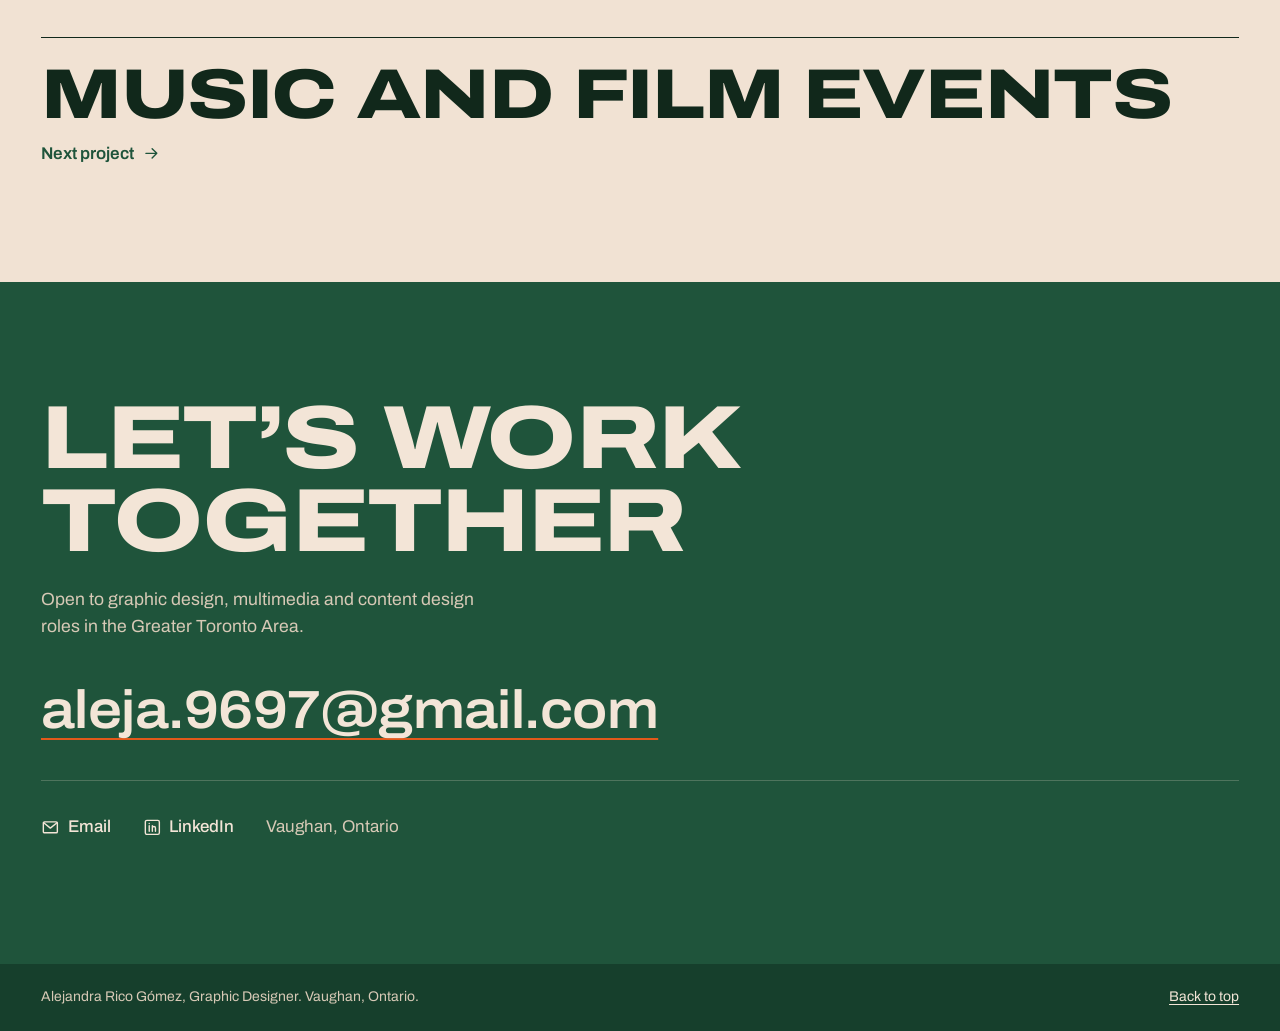
<file: site/work/accountability-report-2025/index.html>
<!doctype html>
<html lang="en">
<head>
<meta charset="utf-8">
<meta name="viewport" content="width=device-width, initial-scale=1">
<title>Accountability Report 2025 | Alejandra Rico</title>
<meta name="description" content="The second edition: bolder color, expressive type and data focused on the territory.">
<meta name="theme-color" content="#1F543B">
<meta property="og:type" content="website">
<meta property="og:title" content="Accountability Report 2025 | Alejandra Rico">
<meta property="og:description" content="The second edition: bolder color, expressive type and data focused on the territory.">
<meta property="og:image" content="https://alejandra-rico-portfolio.vercel.app/img/accountability-report-2025/02.webp">
<meta name="twitter:card" content="summary_large_image">
<link rel="icon" href="../../favicon.svg" type="image/svg+xml">
<link rel="preconnect" href="https://fonts.googleapis.com">
<link rel="preconnect" href="https://fonts.gstatic.com" crossorigin>
<link rel="stylesheet" href="https://fonts.googleapis.com/css2?family=Archivo:ital,wdth,wght@0,62..125,100..900;1,62..125,100..900&display=swap">
<link rel="stylesheet" href="../../assets/styles.css">
</head>
<body class="is-project">
<a class="skip" href="#main">Skip to content</a>
<header class="site-header">
  <div class="wrap header-inner">
    <a class="brand" href="../../"><svg class="spark" viewBox="0 0 40 40" aria-hidden="true" focusable="false"><path d="M20 0l3.2 12.4L33.5 4.6l-6.1 11.2L40 20l-12.6 4.2 6.1 11.2-10.3-7.8L20 40l-3.2-12.4-10.3 7.8 6.1-11.2L0 20l12.6-4.2L6.5 4.6l10.3 7.8z"/></svg><span>Alejandra Rico</span></a>
    <nav aria-label="Main">
      <ul class="nav">
        <li><a href="../../#work">Work</a></li>
        <li><a href="../../#about">About</a></li>
        <li><a href="../../#contact">Contact</a></li>
      </ul>
    </nav>
  </div>
</header>
<main id="main">
<article class="project">
  <header class="project-head">
    <div class="wrap">
      <a class="back" href="../../#work"><svg class="icon" viewBox="0 0 24 24" aria-hidden="true" focusable="false"><path d="M19 12H5M11 18l-6-6 6-6"/></svg><span>All work</span></a>
      <h1 class="project-title">Accountability Report 2025</h1>
      <p class="project-summary">The second edition: bolder color, expressive type and data focused on the territory.</p>
      <dl class="project-meta">
        <div><dt>Discipline</dt><dd>Editorial design</dd></div>
        <div><dt>Client</dt><dd>Cali City Council</dd></div>
        <div><dt>Year</dt><dd>2026</dd></div>
        <div><dt>Role</dt><dd>Newspaper design and layout</dd></div>
        <div><dt>Tools</dt><dd>Adobe Illustrator, Adobe Photoshop</dd></div>
      </dl>
      <p class="project-links"><a class="pill-link" href="https://bit.ly/2025AccountabilityReport" target="_blank" rel="noopener">View publication<svg class="icon" viewBox="0 0 24 24" aria-hidden="true" focusable="false"><path d="M7 17 17 7M8 7h9v9"/></svg></a></p>
    </div>
  </header>

  <section class="project-story" aria-label="Project overview">
    <div class="wrap story-grid">
      <div class="story"><h2 class="story-title">Brief</h2><p>Present Edison Giraldo’s 2025 progress: downtown revitalization, local business support, community initiatives, public space improvements and political oversight.</p></div>
      <div class="story"><h2 class="story-title">Approach</h2><p>Expressive typography, vibrant color, photography and key data, organized so institutional results read as a clear, approachable and territory focused publication.</p></div>
      <div class="story"><h2 class="story-title">Result</h2><p>Together with the 2024 edition, about 2,000 copies distributed in downtown Cali.</p></div>
      
    </div>
  </section>

  <section class="gallery" aria-label="Project images">
  <div class="wrap">
   <div class="g-row">
    <figure class="g-item" style="--r:1.9376"><img class="" src="../../img/accountability-report-2025/01.webp" width="1800" height="929" alt="Open spread of the 2025 newspaper in red and blue" fetchpriority="high" decoding="async"></figure>
   </div>
   <div class="g-row">
    <figure class="g-item" style="--r:0.8863"><img class="" src="../../img/accountability-report-2025/02.webp" width="1263" height="1425" alt="Hands holding the 2025 accountability newspaper" loading="lazy" decoding="async"></figure>
    <figure class="g-item" style="--r:0.6232"><img class="" src="../../img/accountability-report-2025/03.webp" width="888" height="1425" alt="Newspapers stacked on a woven tray" loading="lazy" decoding="async"></figure>
   </div>
   <div class="g-row">
    <figure class="g-item" style="--r:0.6379"><img class="" src="../../img/accountability-report-2025/04.webp" width="909" height="1425" alt="The newspaper posted on a graffiti covered wall" loading="lazy" decoding="async"></figure>
    <figure class="g-item" style="--r:1.3793"><img class="" src="../../img/accountability-report-2025/05.webp" width="1320" height="957" alt="Several copies fanned out on a table" loading="lazy" decoding="async"></figure>
   </div>
  </div>
</section>

  <nav class="next" aria-label="Next project">
    <div class="wrap">
      <a class="next-link" href="../../work/music-film-events/">
        <span class="next-title">Music and Film Events</span>
        <span class="next-label">Next project <svg class="icon" viewBox="0 0 24 24" aria-hidden="true" focusable="false"><path d="M5 12h14M13 6l6 6-6 6"/></svg></span>
      </a>
    </div>
  </nav>
</article>
</main>
<section class="contact" id="contact" aria-labelledby="contact-title">
  <div class="wrap">
    <h2 class="contact-title" id="contact-title">Let’s work together</h2>
    <p class="contact-lede">Open to graphic design, multimedia and content design roles in the Greater Toronto Area.</p>
    <a class="contact-email" href="mailto:aleja.9697@gmail.com">aleja.9697@gmail.com</a>
    <ul class="contact-links">
      <li><a href="mailto:aleja.9697@gmail.com"><svg class="icon" viewBox="0 0 24 24" aria-hidden="true" focusable="false"><rect x="3" y="5" width="18" height="14" rx="1.5"/><path d="m3.5 6 8.5 7 8.5-7"/></svg><span>Email</span></a></li>
      <li><a href="https://www.linkedin.com/in/alexaricogo01/" target="_blank" rel="noopener"><svg class="icon" viewBox="0 0 24 24" aria-hidden="true" focusable="false"><rect x="3" y="3" width="18" height="18" rx="2"/><path d="M8 10v7M8 7v.01M12 17v-4a2 2 0 0 1 4 0v4M12 10v7"/></svg><span>LinkedIn</span></a></li>
      <li class="contact-place">Vaughan, Ontario</li>
    </ul>
  </div>
</section>
<footer class="site-footer">
  <div class="wrap footer-inner">
    <p>Alejandra Rico Gómez, Graphic Designer. Vaughan, Ontario.</p>
    <p><a href="../../#top">Back to top</a></p>
  </div>
</footer>
</body>
</html>
</file>
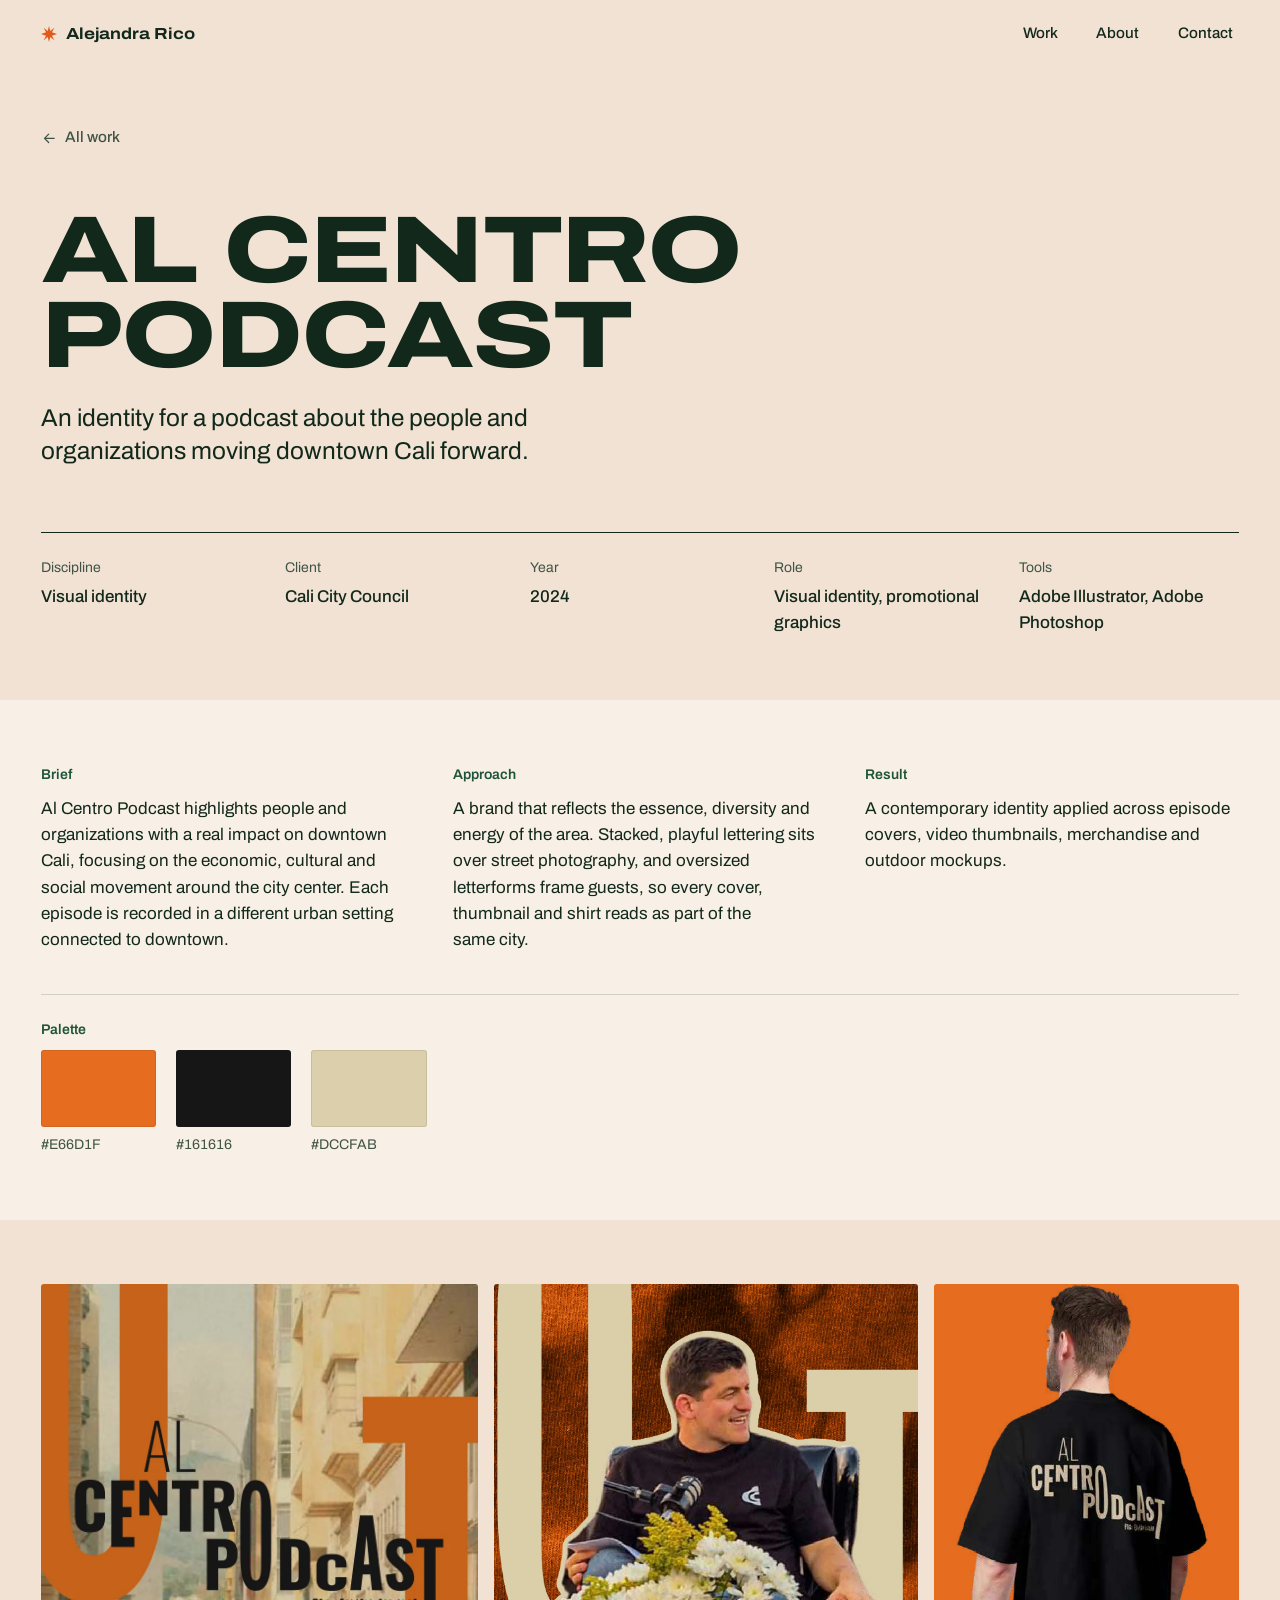
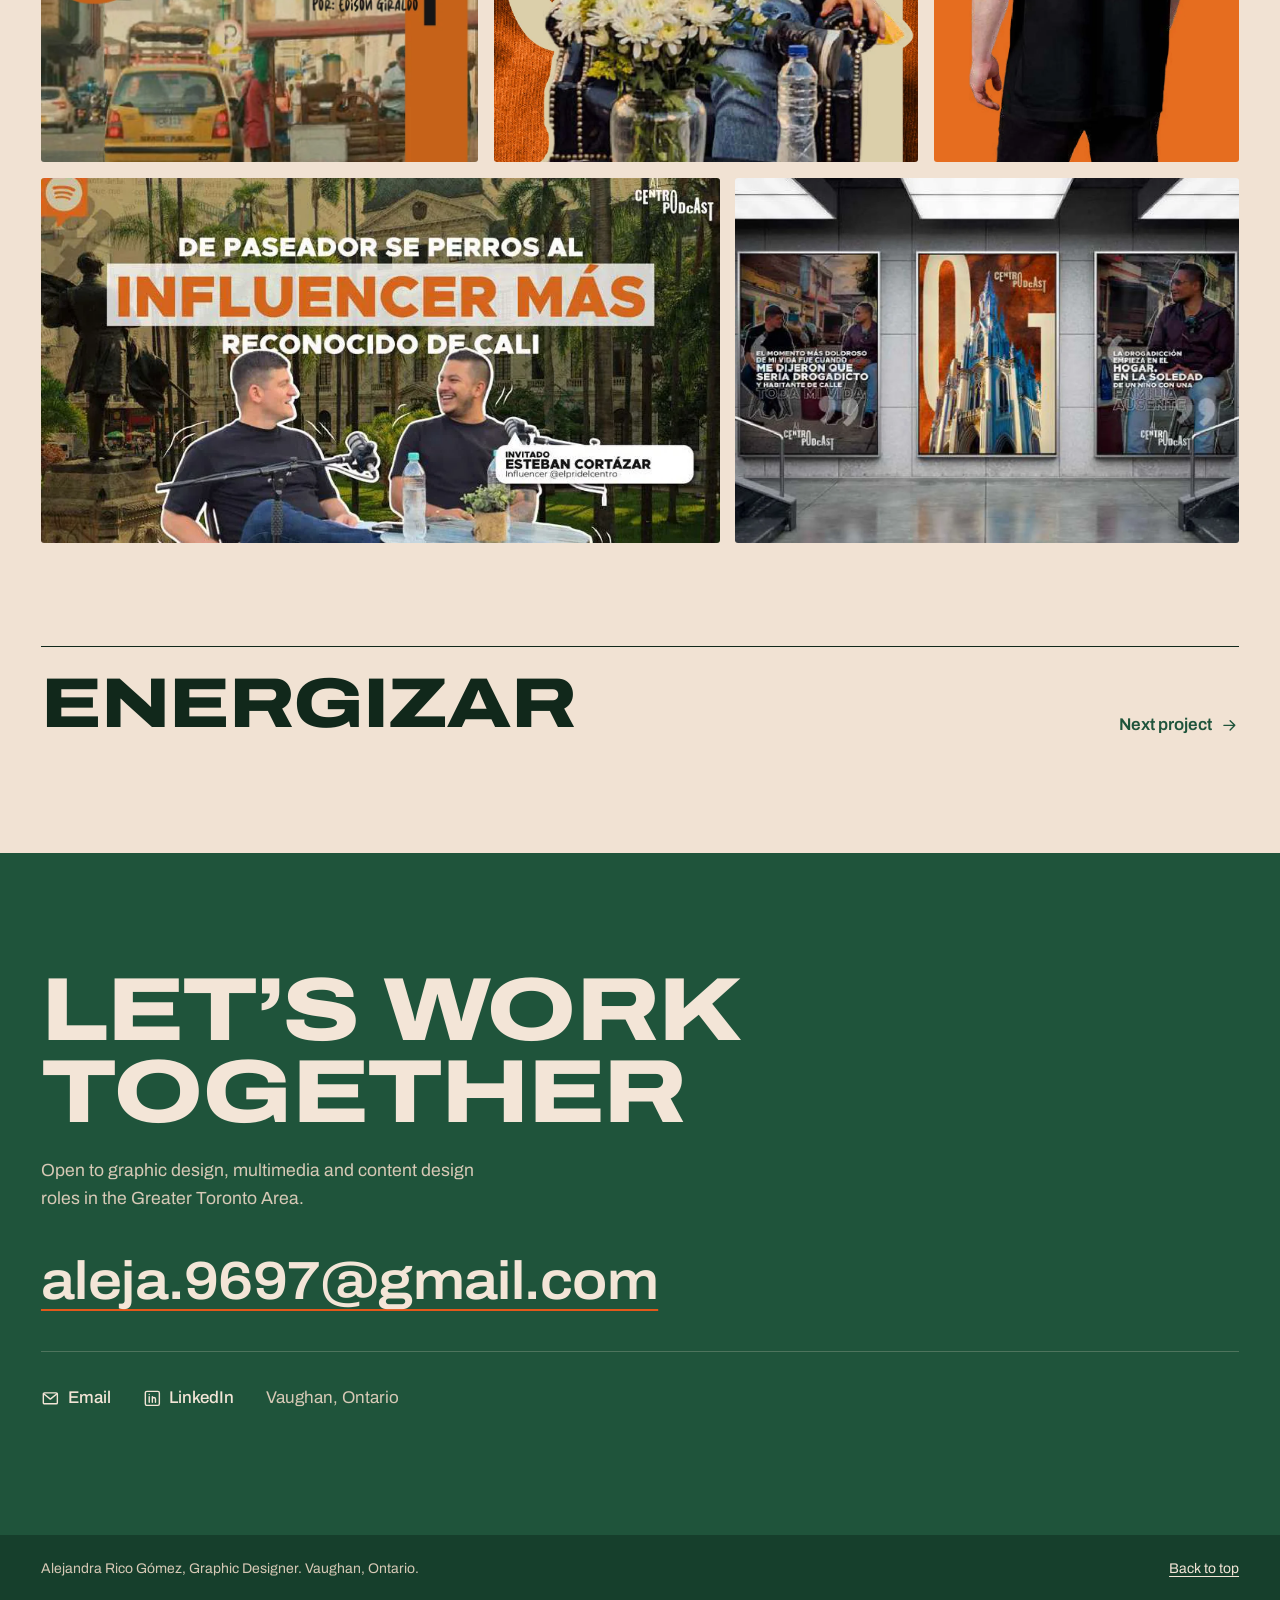
<file: site/work/al-centro/index.html>
<!doctype html>
<html lang="en">
<head>
<meta charset="utf-8">
<meta name="viewport" content="width=device-width, initial-scale=1">
<title>Al Centro Podcast | Alejandra Rico</title>
<meta name="description" content="An identity for a podcast about the people and organizations moving downtown Cali forward.">
<meta name="theme-color" content="#1F543B">
<meta property="og:type" content="website">
<meta property="og:title" content="Al Centro Podcast | Alejandra Rico">
<meta property="og:description" content="An identity for a podcast about the people and organizations moving downtown Cali forward.">
<meta property="og:image" content="https://alejandra-rico-portfolio.vercel.app/img/al-centro/01.webp">
<meta name="twitter:card" content="summary_large_image">
<link rel="icon" href="../../favicon.svg" type="image/svg+xml">
<link rel="preconnect" href="https://fonts.googleapis.com">
<link rel="preconnect" href="https://fonts.gstatic.com" crossorigin>
<link rel="stylesheet" href="https://fonts.googleapis.com/css2?family=Archivo:ital,wdth,wght@0,62..125,100..900;1,62..125,100..900&display=swap">
<link rel="stylesheet" href="../../assets/styles.css">
</head>
<body class="is-project">
<a class="skip" href="#main">Skip to content</a>
<header class="site-header">
  <div class="wrap header-inner">
    <a class="brand" href="../../"><svg class="spark" viewBox="0 0 40 40" aria-hidden="true" focusable="false"><path d="M20 0l3.2 12.4L33.5 4.6l-6.1 11.2L40 20l-12.6 4.2 6.1 11.2-10.3-7.8L20 40l-3.2-12.4-10.3 7.8 6.1-11.2L0 20l12.6-4.2L6.5 4.6l10.3 7.8z"/></svg><span>Alejandra Rico</span></a>
    <nav aria-label="Main">
      <ul class="nav">
        <li><a href="../../#work">Work</a></li>
        <li><a href="../../#about">About</a></li>
        <li><a href="../../#contact">Contact</a></li>
      </ul>
    </nav>
  </div>
</header>
<main id="main">
<article class="project">
  <header class="project-head">
    <div class="wrap">
      <a class="back" href="../../#work"><svg class="icon" viewBox="0 0 24 24" aria-hidden="true" focusable="false"><path d="M19 12H5M11 18l-6-6 6-6"/></svg><span>All work</span></a>
      <h1 class="project-title">Al Centro Podcast</h1>
      <p class="project-summary">An identity for a podcast about the people and organizations moving downtown Cali forward.</p>
      <dl class="project-meta">
        <div><dt>Discipline</dt><dd>Visual identity</dd></div>
        <div><dt>Client</dt><dd>Cali City Council</dd></div>
        <div><dt>Year</dt><dd>2024</dd></div>
        <div><dt>Role</dt><dd>Visual identity, promotional graphics</dd></div>
        <div><dt>Tools</dt><dd>Adobe Illustrator, Adobe Photoshop</dd></div>
      </dl>
      
    </div>
  </header>

  <section class="project-story" aria-label="Project overview">
    <div class="wrap story-grid">
      <div class="story"><h2 class="story-title">Brief</h2><p>Al Centro Podcast highlights people and organizations with a real impact on downtown Cali, focusing on the economic, cultural and social movement around the city center. Each episode is recorded in a different urban setting connected to downtown.</p></div>
      <div class="story"><h2 class="story-title">Approach</h2><p>A brand that reflects the essence, diversity and energy of the area. Stacked, playful lettering sits over street photography, and oversized letterforms frame guests, so every cover, thumbnail and shirt reads as part of the same city.</p></div>
      <div class="story"><h2 class="story-title">Result</h2><p>A contemporary identity applied across episode covers, video thumbnails, merchandise and outdoor mockups.</p></div>
      <div class="palette" aria-label="Brand colors"><h2 class="story-title">Palette</h2><ul><li><span class="swatch" style="background:#E66D1F"></span><span class="hex">#E66D1F</span></li><li><span class="swatch" style="background:#161616"></span><span class="hex">#161616</span></li><li><span class="swatch" style="background:#DCCFAB"></span><span class="hex">#DCCFAB</span></li></ul></div>
    </div>
  </section>

  <section class="gallery" aria-label="Project images">
  <div class="wrap">
   <div class="g-row">
    <figure class="g-item" style="--r:0.9136"><img class="" src="../../img/al-centro/01.webp" width="888" height="972" alt="Al Centro Podcast logo over a downtown Cali street scene" fetchpriority="high" decoding="async"></figure>
    <figure class="g-item" style="--r:0.8863"><img class="" src="../../img/al-centro/02.webp" width="1263" height="1425" alt="Guest seated in an armchair framed by large orange letterforms" loading="lazy" decoding="async"></figure>
    <figure class="g-item" style="--r:0.6379"><img class="" src="../../img/al-centro/03.webp" width="909" height="1425" alt="Black t-shirt printed with the Al Centro Podcast logo" loading="lazy" decoding="async"></figure>
   </div>
   <div class="g-row">
    <figure class="g-item" style="--r:1.8592"><img class="" src="../../img/al-centro/04.webp" width="898" height="483" alt="Episode thumbnail with bold orange headline and two hosts" loading="lazy" decoding="async"></figure>
    <figure class="g-item" style="--r:1.3793"><img class="" src="../../img/al-centro/05.webp" width="1320" height="957" alt="Episode posters displayed on billboards in a station corridor" loading="lazy" decoding="async"></figure>
   </div>
  </div>
</section>

  <nav class="next" aria-label="Next project">
    <div class="wrap">
      <a class="next-link" href="../../work/energizar/">
        <span class="next-title">Energizar</span>
        <span class="next-label">Next project <svg class="icon" viewBox="0 0 24 24" aria-hidden="true" focusable="false"><path d="M5 12h14M13 6l6 6-6 6"/></svg></span>
      </a>
    </div>
  </nav>
</article>
</main>
<section class="contact" id="contact" aria-labelledby="contact-title">
  <div class="wrap">
    <h2 class="contact-title" id="contact-title">Let’s work together</h2>
    <p class="contact-lede">Open to graphic design, multimedia and content design roles in the Greater Toronto Area.</p>
    <a class="contact-email" href="mailto:aleja.9697@gmail.com">aleja.9697@gmail.com</a>
    <ul class="contact-links">
      <li><a href="mailto:aleja.9697@gmail.com"><svg class="icon" viewBox="0 0 24 24" aria-hidden="true" focusable="false"><rect x="3" y="5" width="18" height="14" rx="1.5"/><path d="m3.5 6 8.5 7 8.5-7"/></svg><span>Email</span></a></li>
      <li><a href="https://www.linkedin.com/in/alexaricogo01/" target="_blank" rel="noopener"><svg class="icon" viewBox="0 0 24 24" aria-hidden="true" focusable="false"><rect x="3" y="3" width="18" height="18" rx="2"/><path d="M8 10v7M8 7v.01M12 17v-4a2 2 0 0 1 4 0v4M12 10v7"/></svg><span>LinkedIn</span></a></li>
      <li class="contact-place">Vaughan, Ontario</li>
    </ul>
  </div>
</section>
<footer class="site-footer">
  <div class="wrap footer-inner">
    <p>Alejandra Rico Gómez, Graphic Designer. Vaughan, Ontario.</p>
    <p><a href="../../#top">Back to top</a></p>
  </div>
</footer>
</body>
</html>
</file>
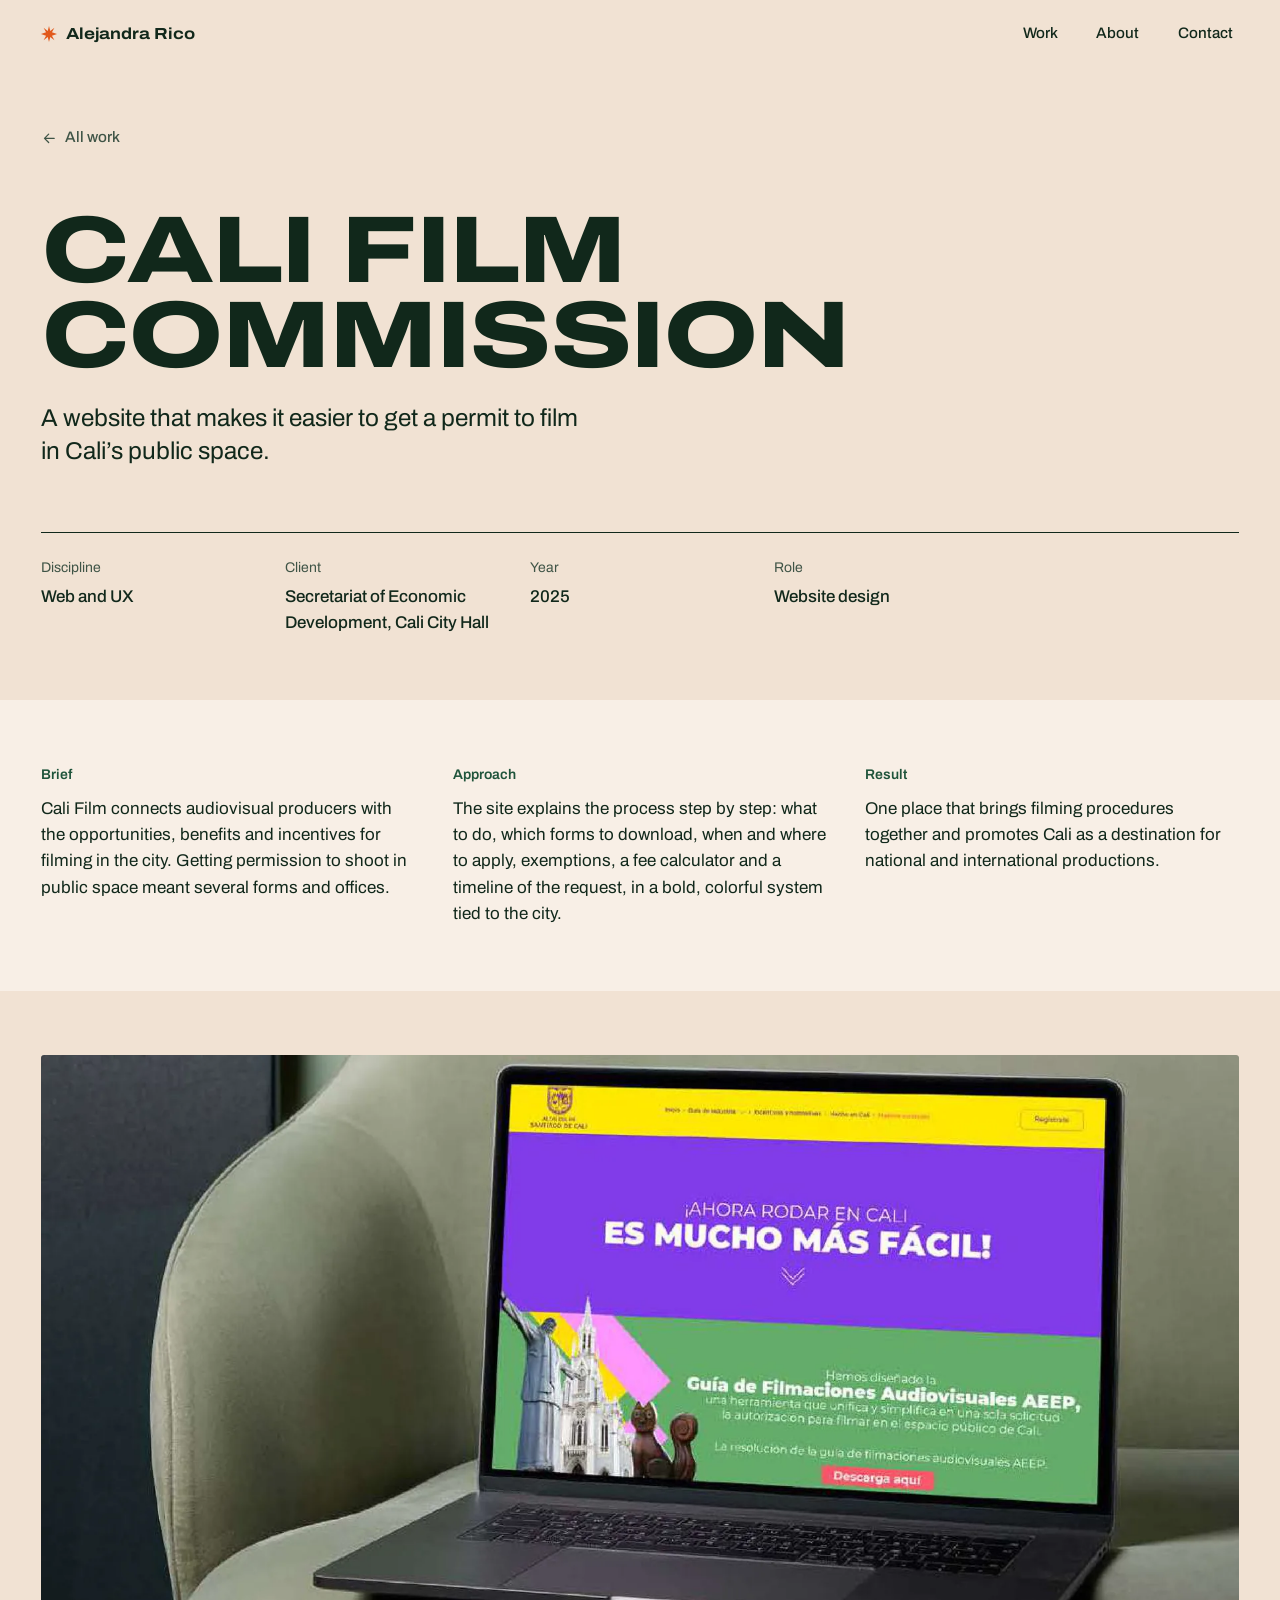
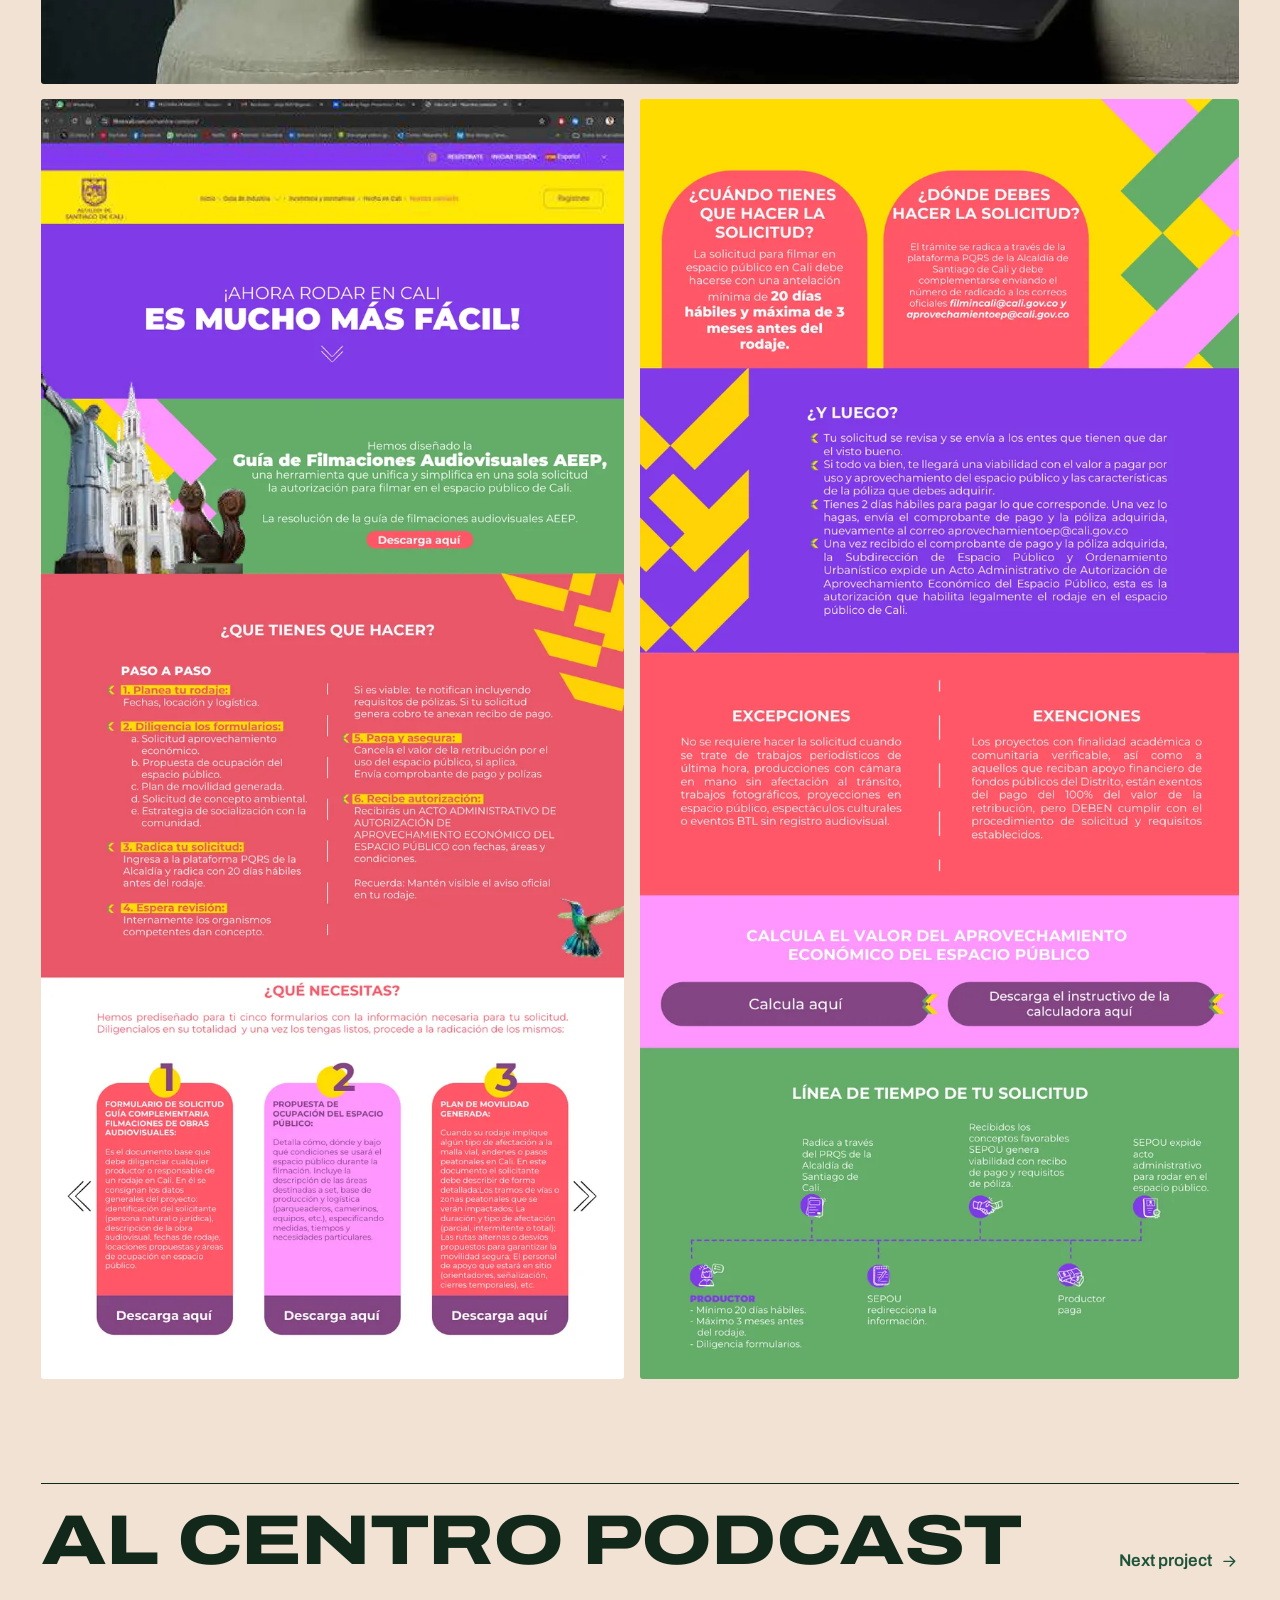
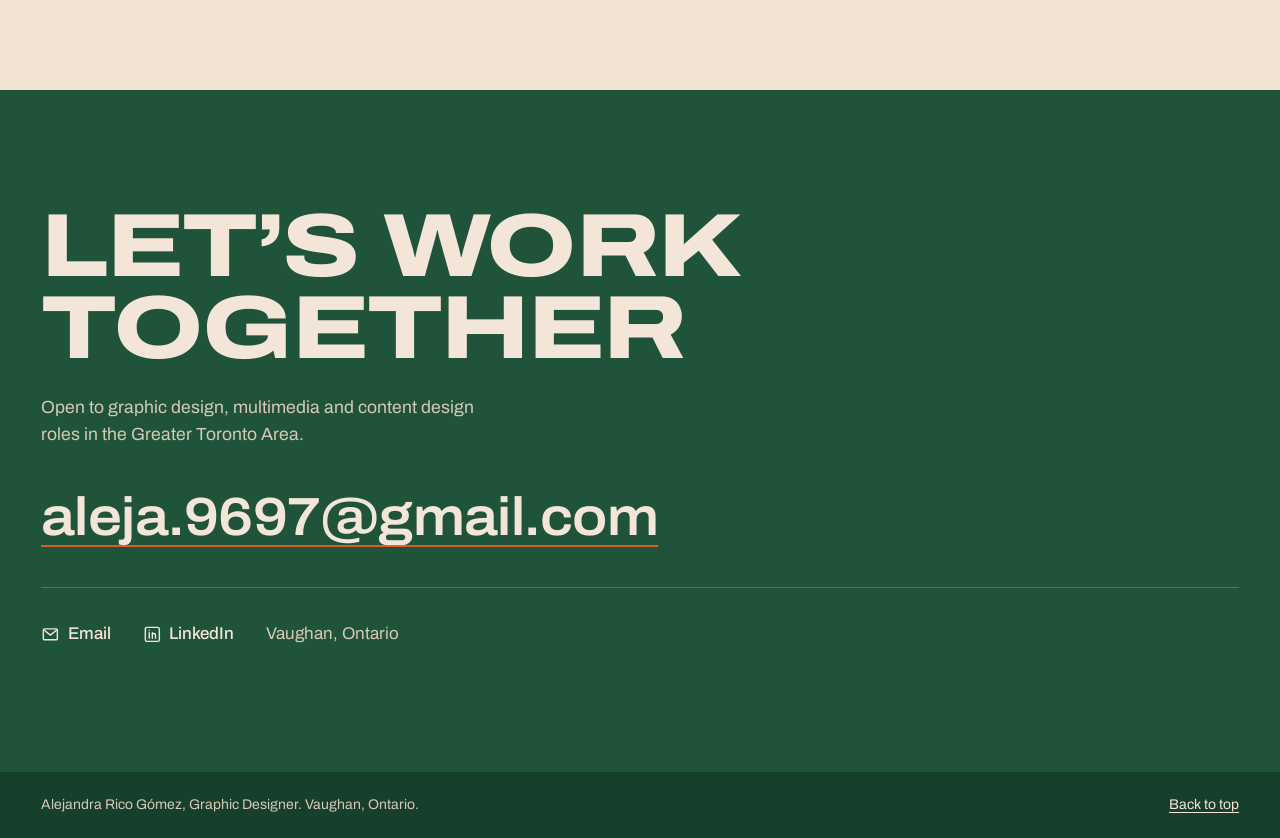
<file: site/work/cali-film-commission/index.html>
<!doctype html>
<html lang="en">
<head>
<meta charset="utf-8">
<meta name="viewport" content="width=device-width, initial-scale=1">
<title>Cali Film Commission | Alejandra Rico</title>
<meta name="description" content="A website that makes it easier to get a permit to film in Cali’s public space.">
<meta name="theme-color" content="#1F543B">
<meta property="og:type" content="website">
<meta property="og:title" content="Cali Film Commission | Alejandra Rico">
<meta property="og:description" content="A website that makes it easier to get a permit to film in Cali’s public space.">
<meta property="og:image" content="https://alejandra-rico-portfolio.vercel.app/img/cali-film-commission/01.webp">
<meta name="twitter:card" content="summary_large_image">
<link rel="icon" href="../../favicon.svg" type="image/svg+xml">
<link rel="preconnect" href="https://fonts.googleapis.com">
<link rel="preconnect" href="https://fonts.gstatic.com" crossorigin>
<link rel="stylesheet" href="https://fonts.googleapis.com/css2?family=Archivo:ital,wdth,wght@0,62..125,100..900;1,62..125,100..900&display=swap">
<link rel="stylesheet" href="../../assets/styles.css">
</head>
<body class="is-project">
<a class="skip" href="#main">Skip to content</a>
<header class="site-header">
  <div class="wrap header-inner">
    <a class="brand" href="../../"><svg class="spark" viewBox="0 0 40 40" aria-hidden="true" focusable="false"><path d="M20 0l3.2 12.4L33.5 4.6l-6.1 11.2L40 20l-12.6 4.2 6.1 11.2-10.3-7.8L20 40l-3.2-12.4-10.3 7.8 6.1-11.2L0 20l12.6-4.2L6.5 4.6l10.3 7.8z"/></svg><span>Alejandra Rico</span></a>
    <nav aria-label="Main">
      <ul class="nav">
        <li><a href="../../#work">Work</a></li>
        <li><a href="../../#about">About</a></li>
        <li><a href="../../#contact">Contact</a></li>
      </ul>
    </nav>
  </div>
</header>
<main id="main">
<article class="project">
  <header class="project-head">
    <div class="wrap">
      <a class="back" href="../../#work"><svg class="icon" viewBox="0 0 24 24" aria-hidden="true" focusable="false"><path d="M19 12H5M11 18l-6-6 6-6"/></svg><span>All work</span></a>
      <h1 class="project-title">Cali Film Commission</h1>
      <p class="project-summary">A website that makes it easier to get a permit to film in Cali’s public space.</p>
      <dl class="project-meta">
        <div><dt>Discipline</dt><dd>Web and UX</dd></div>
        <div><dt>Client</dt><dd>Secretariat of Economic Development, Cali City Hall</dd></div>
        <div><dt>Year</dt><dd>2025</dd></div>
        <div><dt>Role</dt><dd>Website design</dd></div>
      </dl>
      
    </div>
  </header>

  <section class="project-story" aria-label="Project overview">
    <div class="wrap story-grid">
      <div class="story"><h2 class="story-title">Brief</h2><p>Cali Film connects audiovisual producers with the opportunities, benefits and incentives for filming in the city. Getting permission to shoot in public space meant several forms and offices.</p></div>
      <div class="story"><h2 class="story-title">Approach</h2><p>The site explains the process step by step: what to do, which forms to download, when and where to apply, exemptions, a fee calculator and a timeline of the request, in a bold, colorful system tied to the city.</p></div>
      <div class="story"><h2 class="story-title">Result</h2><p>One place that brings filming procedures together and promotes Cali as a destination for national and international productions.</p></div>
      
    </div>
  </section>

  <section class="gallery" aria-label="Project images">
  <div class="wrap">
   <div class="g-row">
    <figure class="g-item" style="--r:1.9068"><img class="" src="../../img/cali-film-commission/01.webp" width="1800" height="944" alt="Cali Film Commission website on a laptop" fetchpriority="high" decoding="async"></figure>
   </div>
   <div class="g-row">
    <figure class="g-item" style="--r:0.4556"><img class="" src="../../img/cali-film-commission/02.webp" width="820" height="1800" alt="Full length view of the website home page" loading="lazy" decoding="async"></figure>
    <figure class="g-item" style="--r:0.4683"><img class="" src="../../img/cali-film-commission/03.webp" width="843" height="1800" alt="Full length view of the process and timeline sections" loading="lazy" decoding="async"></figure>
   </div>
  </div>
</section>

  <nav class="next" aria-label="Next project">
    <div class="wrap">
      <a class="next-link" href="../../work/al-centro/">
        <span class="next-title">Al Centro Podcast</span>
        <span class="next-label">Next project <svg class="icon" viewBox="0 0 24 24" aria-hidden="true" focusable="false"><path d="M5 12h14M13 6l6 6-6 6"/></svg></span>
      </a>
    </div>
  </nav>
</article>
</main>
<section class="contact" id="contact" aria-labelledby="contact-title">
  <div class="wrap">
    <h2 class="contact-title" id="contact-title">Let’s work together</h2>
    <p class="contact-lede">Open to graphic design, multimedia and content design roles in the Greater Toronto Area.</p>
    <a class="contact-email" href="mailto:aleja.9697@gmail.com">aleja.9697@gmail.com</a>
    <ul class="contact-links">
      <li><a href="mailto:aleja.9697@gmail.com"><svg class="icon" viewBox="0 0 24 24" aria-hidden="true" focusable="false"><rect x="3" y="5" width="18" height="14" rx="1.5"/><path d="m3.5 6 8.5 7 8.5-7"/></svg><span>Email</span></a></li>
      <li><a href="https://www.linkedin.com/in/alexaricogo01/" target="_blank" rel="noopener"><svg class="icon" viewBox="0 0 24 24" aria-hidden="true" focusable="false"><rect x="3" y="3" width="18" height="18" rx="2"/><path d="M8 10v7M8 7v.01M12 17v-4a2 2 0 0 1 4 0v4M12 10v7"/></svg><span>LinkedIn</span></a></li>
      <li class="contact-place">Vaughan, Ontario</li>
    </ul>
  </div>
</section>
<footer class="site-footer">
  <div class="wrap footer-inner">
    <p>Alejandra Rico Gómez, Graphic Designer. Vaughan, Ontario.</p>
    <p><a href="../../#top">Back to top</a></p>
  </div>
</footer>
</body>
</html>
</file>
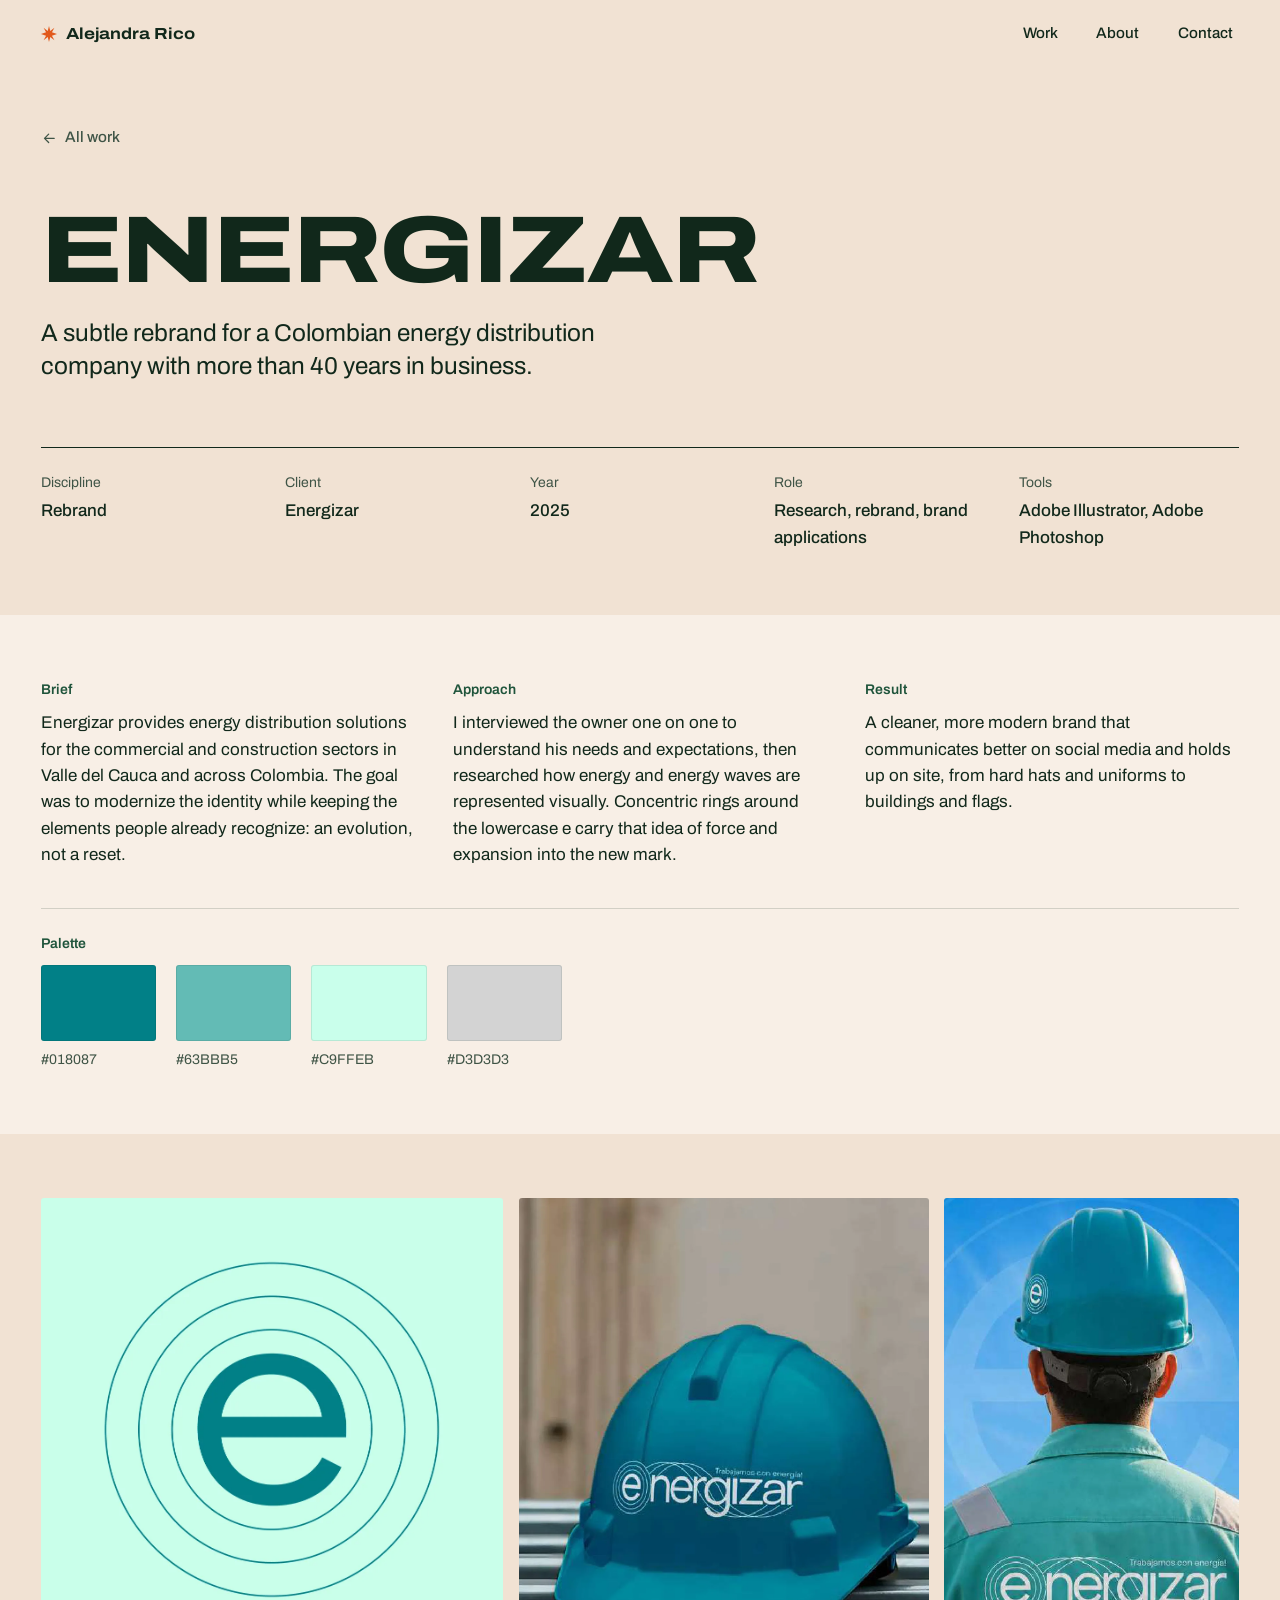
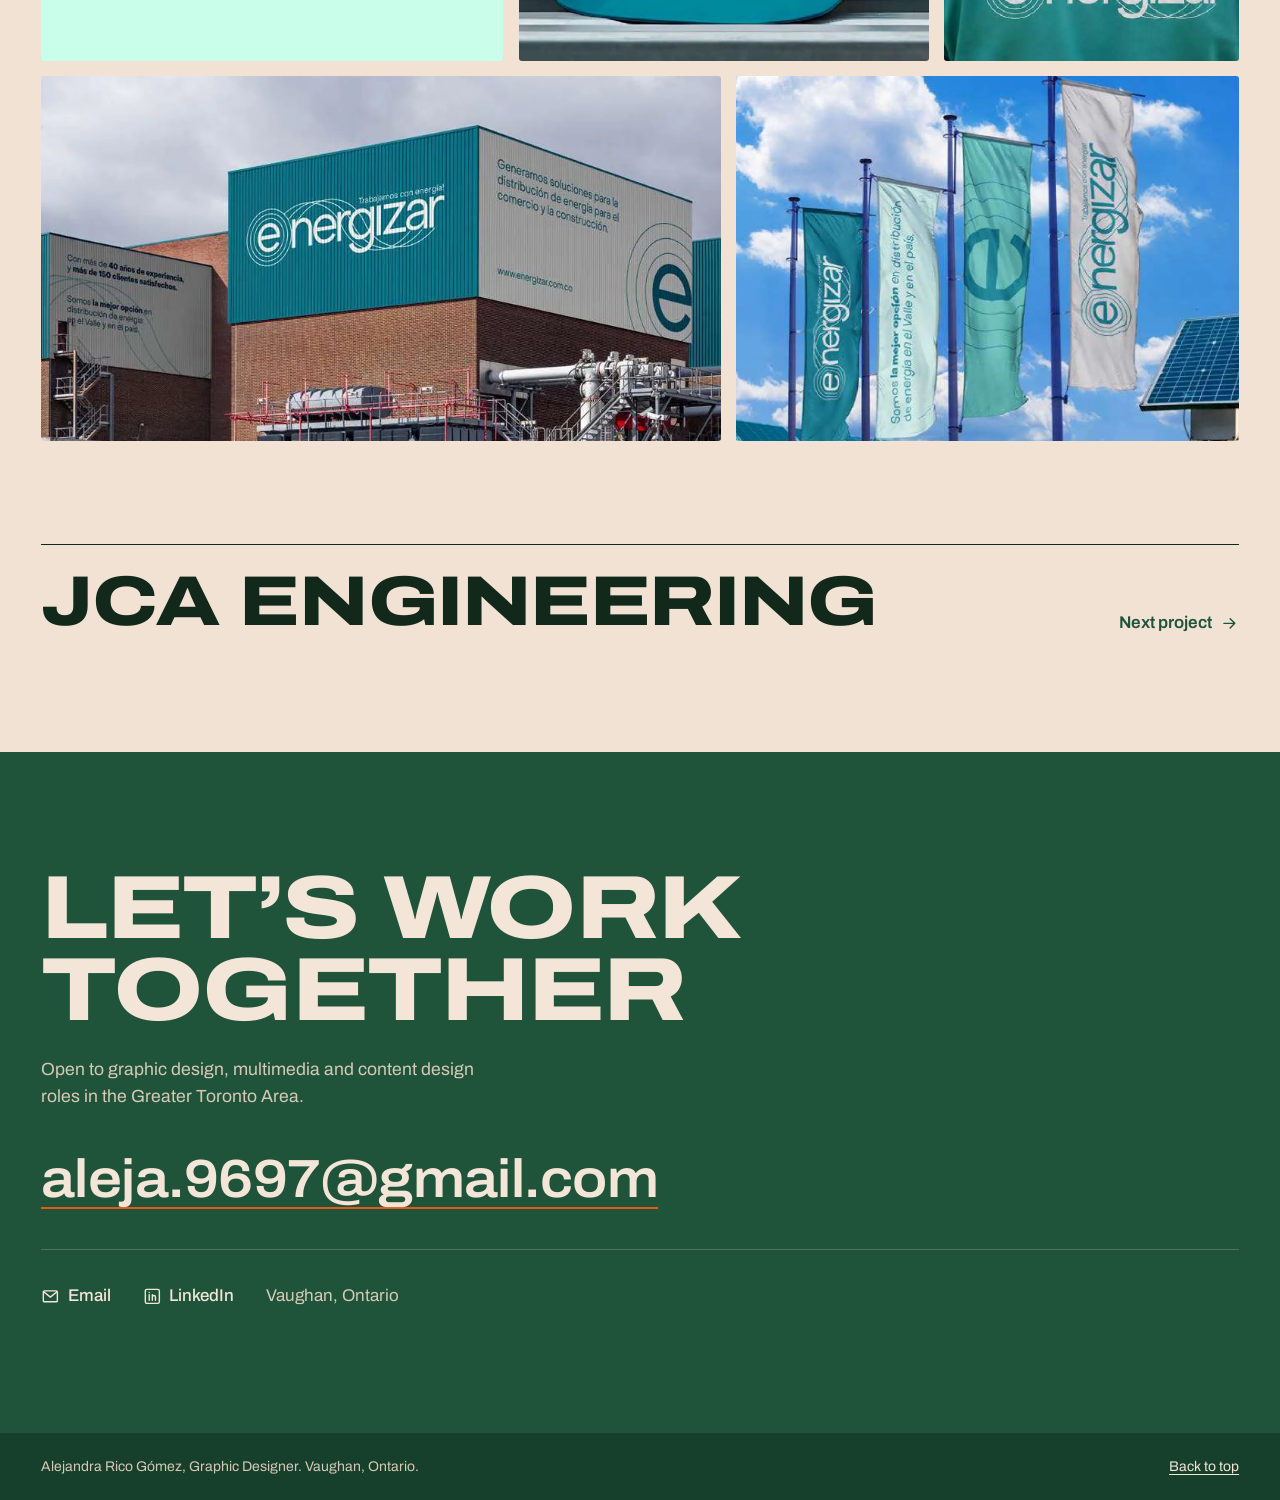
<file: site/work/energizar/index.html>
<!doctype html>
<html lang="en">
<head>
<meta charset="utf-8">
<meta name="viewport" content="width=device-width, initial-scale=1">
<title>Energizar | Alejandra Rico</title>
<meta name="description" content="A subtle rebrand for a Colombian energy distribution company with more than 40 years in business.">
<meta name="theme-color" content="#1F543B">
<meta property="og:type" content="website">
<meta property="og:title" content="Energizar | Alejandra Rico">
<meta property="og:description" content="A subtle rebrand for a Colombian energy distribution company with more than 40 years in business.">
<meta property="og:image" content="https://alejandra-rico-portfolio.vercel.app/img/energizar/02.webp">
<meta name="twitter:card" content="summary_large_image">
<link rel="icon" href="../../favicon.svg" type="image/svg+xml">
<link rel="preconnect" href="https://fonts.googleapis.com">
<link rel="preconnect" href="https://fonts.gstatic.com" crossorigin>
<link rel="stylesheet" href="https://fonts.googleapis.com/css2?family=Archivo:ital,wdth,wght@0,62..125,100..900;1,62..125,100..900&display=swap">
<link rel="stylesheet" href="../../assets/styles.css">
</head>
<body class="is-project">
<a class="skip" href="#main">Skip to content</a>
<header class="site-header">
  <div class="wrap header-inner">
    <a class="brand" href="../../"><svg class="spark" viewBox="0 0 40 40" aria-hidden="true" focusable="false"><path d="M20 0l3.2 12.4L33.5 4.6l-6.1 11.2L40 20l-12.6 4.2 6.1 11.2-10.3-7.8L20 40l-3.2-12.4-10.3 7.8 6.1-11.2L0 20l12.6-4.2L6.5 4.6l10.3 7.8z"/></svg><span>Alejandra Rico</span></a>
    <nav aria-label="Main">
      <ul class="nav">
        <li><a href="../../#work">Work</a></li>
        <li><a href="../../#about">About</a></li>
        <li><a href="../../#contact">Contact</a></li>
      </ul>
    </nav>
  </div>
</header>
<main id="main">
<article class="project">
  <header class="project-head">
    <div class="wrap">
      <a class="back" href="../../#work"><svg class="icon" viewBox="0 0 24 24" aria-hidden="true" focusable="false"><path d="M19 12H5M11 18l-6-6 6-6"/></svg><span>All work</span></a>
      <h1 class="project-title">Energizar</h1>
      <p class="project-summary">A subtle rebrand for a Colombian energy distribution company with more than 40 years in business.</p>
      <dl class="project-meta">
        <div><dt>Discipline</dt><dd>Rebrand</dd></div>
        <div><dt>Client</dt><dd>Energizar</dd></div>
        <div><dt>Year</dt><dd>2025</dd></div>
        <div><dt>Role</dt><dd>Research, rebrand, brand applications</dd></div>
        <div><dt>Tools</dt><dd>Adobe Illustrator, Adobe Photoshop</dd></div>
      </dl>
      
    </div>
  </header>

  <section class="project-story" aria-label="Project overview">
    <div class="wrap story-grid">
      <div class="story"><h2 class="story-title">Brief</h2><p>Energizar provides energy distribution solutions for the commercial and construction sectors in Valle del Cauca and across Colombia. The goal was to modernize the identity while keeping the elements people already recognize: an evolution, not a reset.</p></div>
      <div class="story"><h2 class="story-title">Approach</h2><p>I interviewed the owner one on one to understand his needs and expectations, then researched how energy and energy waves are represented visually. Concentric rings around the lowercase e carry that idea of force and expansion into the new mark.</p></div>
      <div class="story"><h2 class="story-title">Result</h2><p>A cleaner, more modern brand that communicates better on social media and holds up on site, from hard hats and uniforms to buildings and flags.</p></div>
      <div class="palette" aria-label="Brand colors"><h2 class="story-title">Palette</h2><ul><li><span class="swatch" style="background:#018087"></span><span class="hex">#018087</span></li><li><span class="swatch" style="background:#63BBB5"></span><span class="hex">#63BBB5</span></li><li><span class="swatch" style="background:#C9FFEB"></span><span class="hex">#C9FFEB</span></li><li><span class="swatch" style="background:#D3D3D3"></span><span class="hex">#D3D3D3</span></li></ul></div>
    </div>
  </section>

  <section class="gallery" aria-label="Project images">
  <div class="wrap">
   <div class="g-row">
    <figure class="g-item" style="--r:0.9990"><img class="" src="../../img/energizar/01.webp" width="1047" height="1048" alt="Energizar symbol: a lowercase e inside concentric rings on mint green" fetchpriority="high" decoding="async"></figure>
    <figure class="g-item" style="--r:0.8863"><img class="" src="../../img/energizar/02.webp" width="1263" height="1425" alt="Teal hard hat with the Energizar wordmark" loading="lazy" decoding="async"></figure>
    <figure class="g-item" style="--r:0.6379"><img class="" src="../../img/energizar/03.webp" width="909" height="1425" alt="Worker in a teal uniform and hard hat seen from behind" loading="lazy" decoding="async"></figure>
   </div>
   <div class="g-row">
    <figure class="g-item" style="--r:1.8631"><img class="" src="../../img/energizar/04.webp" width="898" height="482" alt="Energizar signage on an industrial building" loading="lazy" decoding="async"></figure>
    <figure class="g-item" style="--r:1.3793"><img class="" src="../../img/energizar/05.webp" width="1320" height="957" alt="Energizar flags against a blue sky" loading="lazy" decoding="async"></figure>
   </div>
  </div>
</section>

  <nav class="next" aria-label="Next project">
    <div class="wrap">
      <a class="next-link" href="../../work/jca/">
        <span class="next-title">JCA Engineering</span>
        <span class="next-label">Next project <svg class="icon" viewBox="0 0 24 24" aria-hidden="true" focusable="false"><path d="M5 12h14M13 6l6 6-6 6"/></svg></span>
      </a>
    </div>
  </nav>
</article>
</main>
<section class="contact" id="contact" aria-labelledby="contact-title">
  <div class="wrap">
    <h2 class="contact-title" id="contact-title">Let’s work together</h2>
    <p class="contact-lede">Open to graphic design, multimedia and content design roles in the Greater Toronto Area.</p>
    <a class="contact-email" href="mailto:aleja.9697@gmail.com">aleja.9697@gmail.com</a>
    <ul class="contact-links">
      <li><a href="mailto:aleja.9697@gmail.com"><svg class="icon" viewBox="0 0 24 24" aria-hidden="true" focusable="false"><rect x="3" y="5" width="18" height="14" rx="1.5"/><path d="m3.5 6 8.5 7 8.5-7"/></svg><span>Email</span></a></li>
      <li><a href="https://www.linkedin.com/in/alexaricogo01/" target="_blank" rel="noopener"><svg class="icon" viewBox="0 0 24 24" aria-hidden="true" focusable="false"><rect x="3" y="3" width="18" height="18" rx="2"/><path d="M8 10v7M8 7v.01M12 17v-4a2 2 0 0 1 4 0v4M12 10v7"/></svg><span>LinkedIn</span></a></li>
      <li class="contact-place">Vaughan, Ontario</li>
    </ul>
  </div>
</section>
<footer class="site-footer">
  <div class="wrap footer-inner">
    <p>Alejandra Rico Gómez, Graphic Designer. Vaughan, Ontario.</p>
    <p><a href="../../#top">Back to top</a></p>
  </div>
</footer>
</body>
</html>
</file>
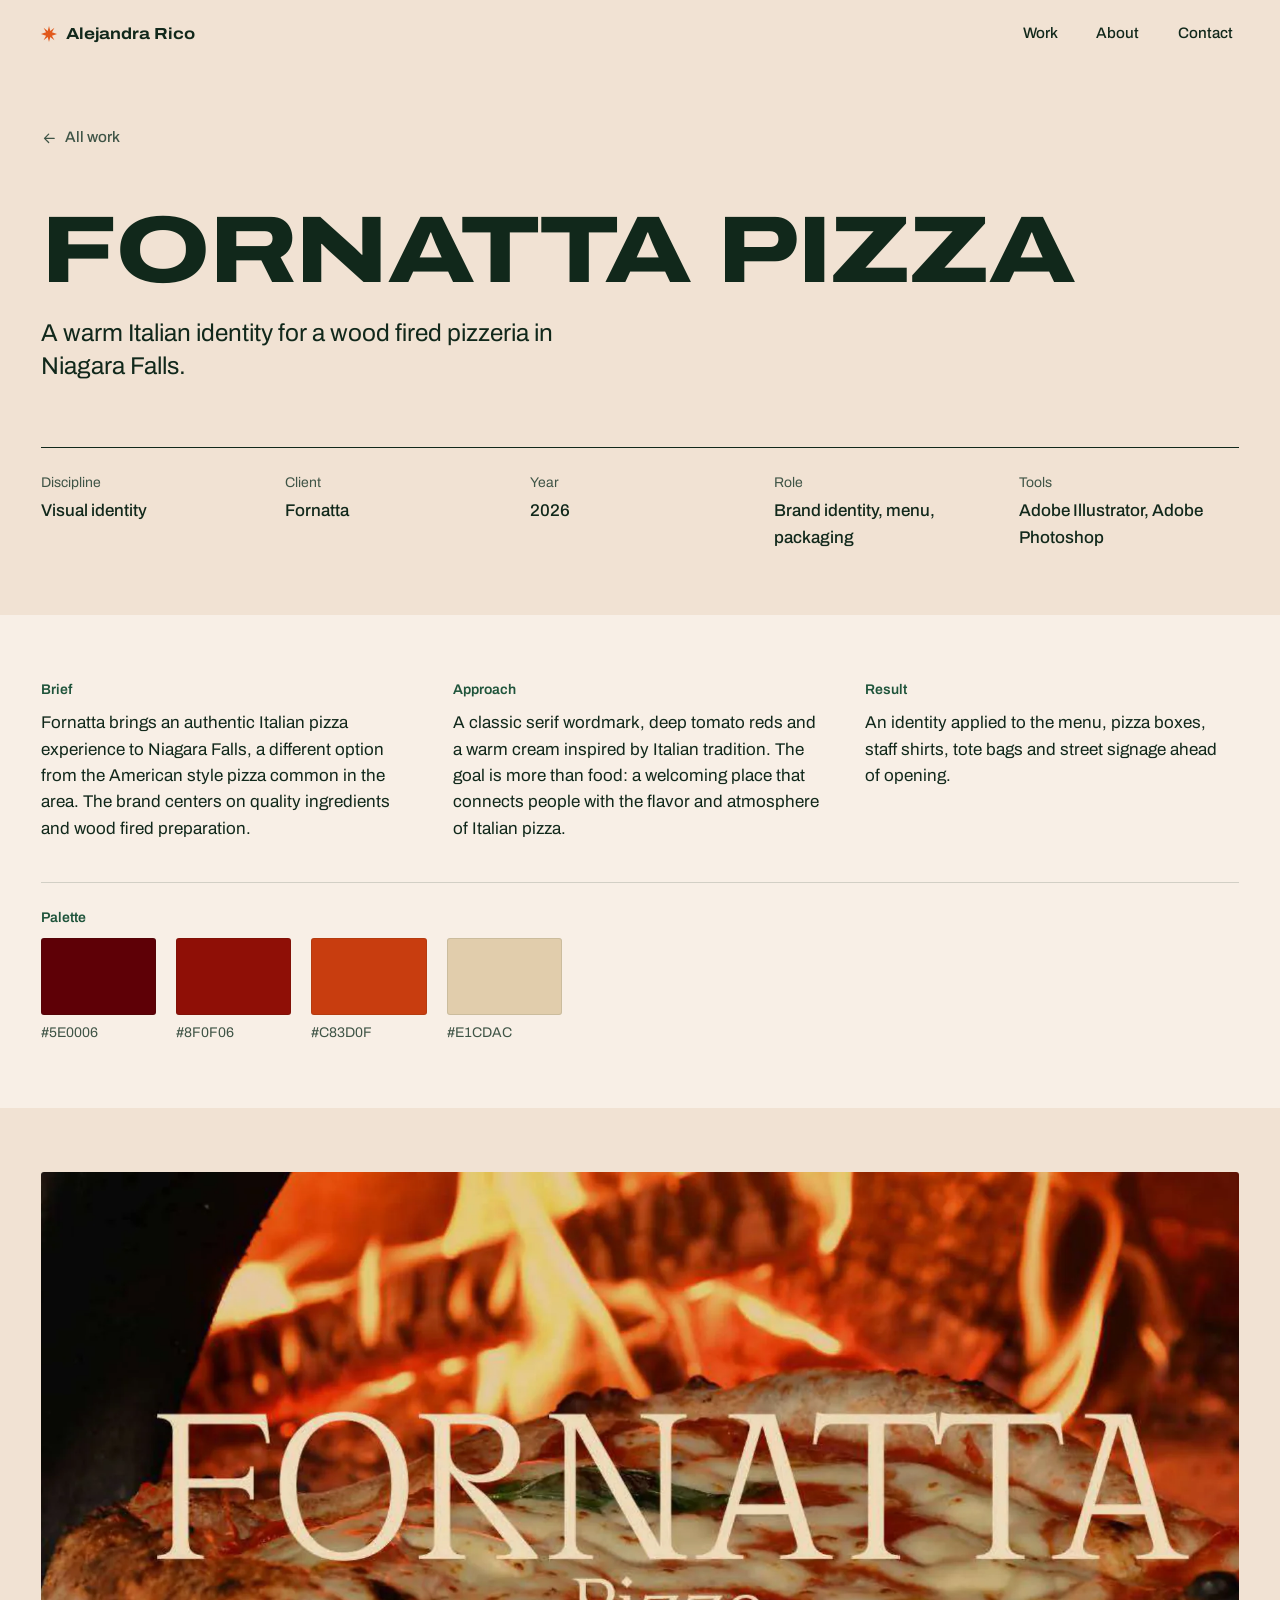
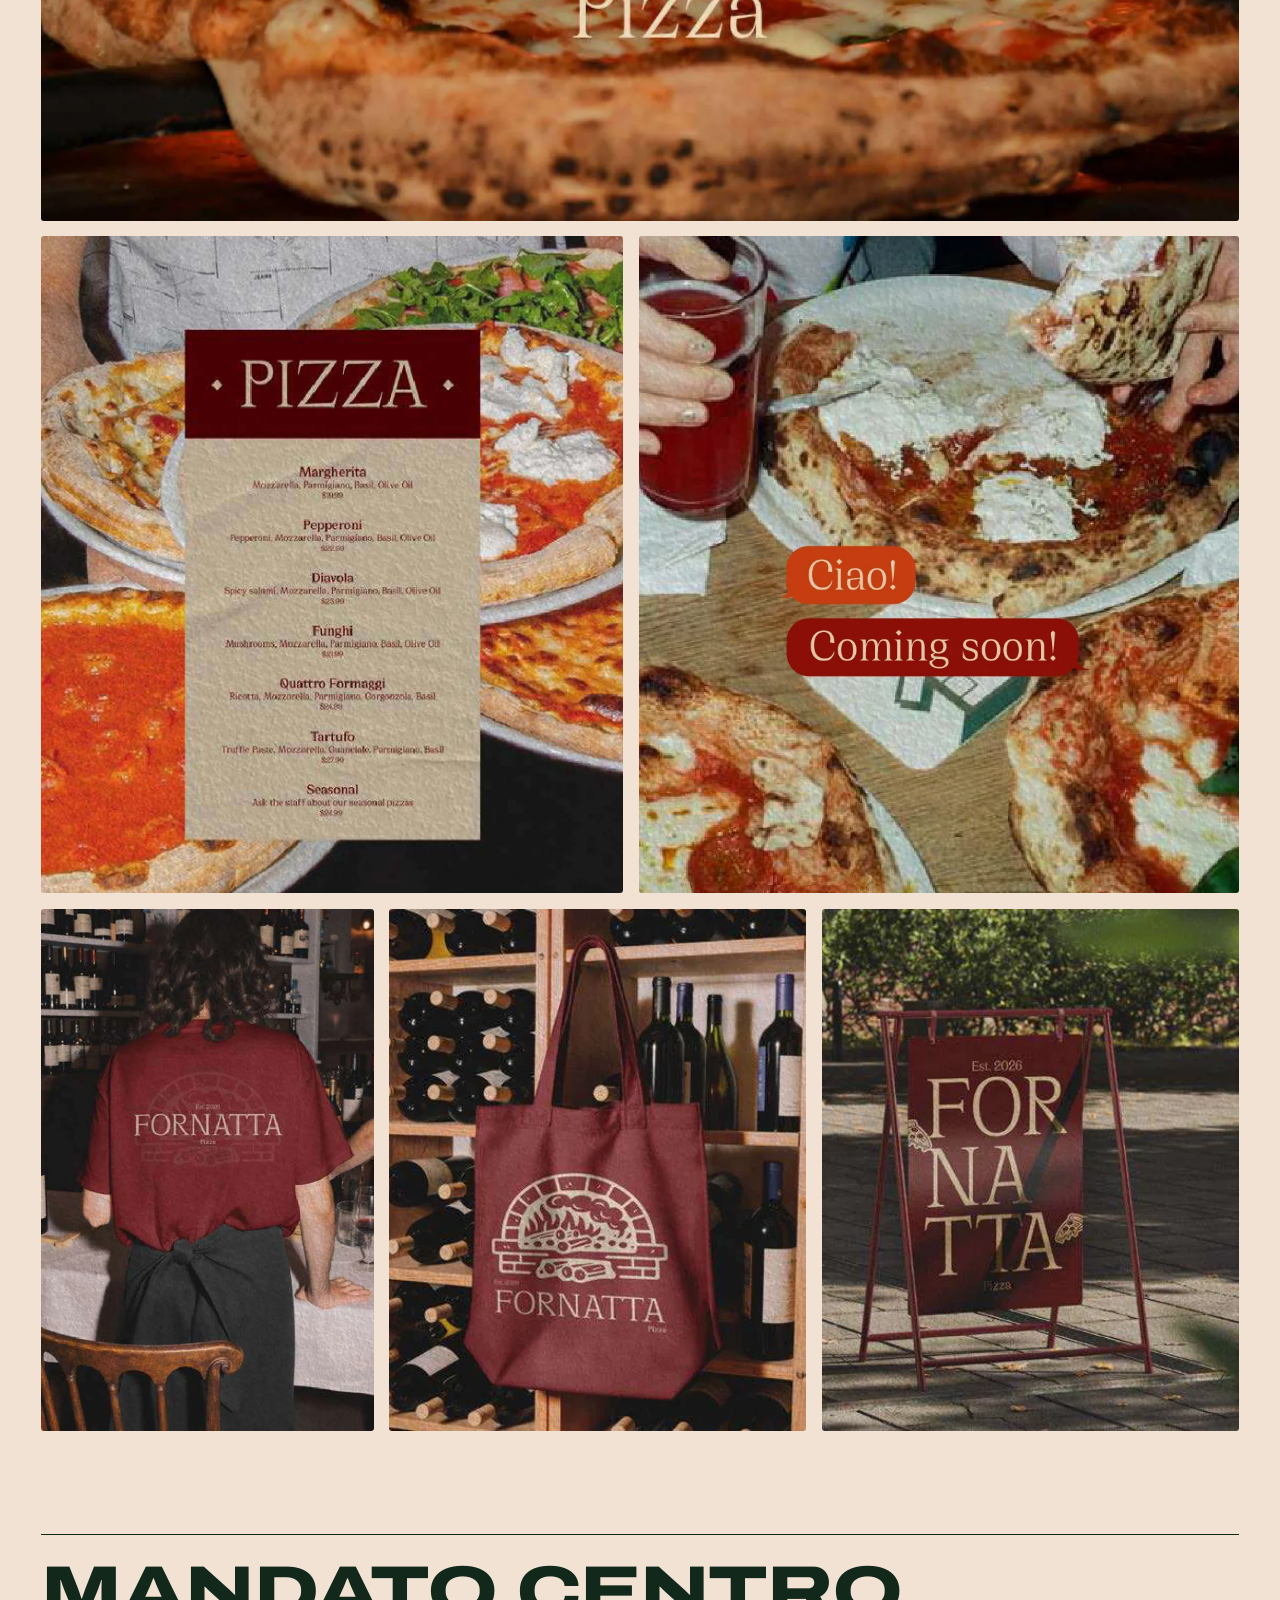
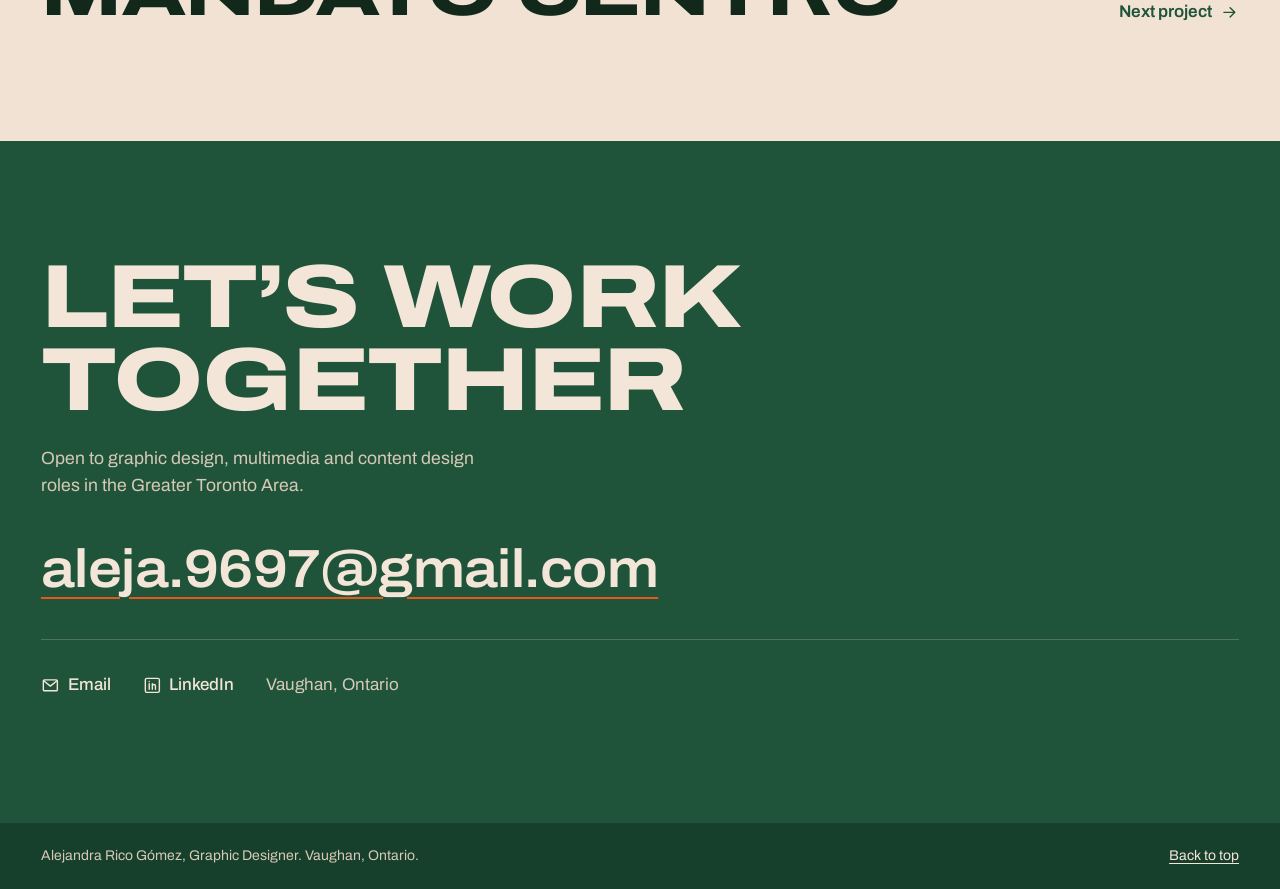
<file: site/work/fornatta/index.html>
<!doctype html>
<html lang="en">
<head>
<meta charset="utf-8">
<meta name="viewport" content="width=device-width, initial-scale=1">
<title>Fornatta Pizza | Alejandra Rico</title>
<meta name="description" content="A warm Italian identity for a wood fired pizzeria in Niagara Falls.">
<meta name="theme-color" content="#1F543B">
<meta property="og:type" content="website">
<meta property="og:title" content="Fornatta Pizza | Alejandra Rico">
<meta property="og:description" content="A warm Italian identity for a wood fired pizzeria in Niagara Falls.">
<meta property="og:image" content="https://alejandra-rico-portfolio.vercel.app/img/fornatta/06.webp">
<meta name="twitter:card" content="summary_large_image">
<link rel="icon" href="../../favicon.svg" type="image/svg+xml">
<link rel="preconnect" href="https://fonts.googleapis.com">
<link rel="preconnect" href="https://fonts.gstatic.com" crossorigin>
<link rel="stylesheet" href="https://fonts.googleapis.com/css2?family=Archivo:ital,wdth,wght@0,62..125,100..900;1,62..125,100..900&display=swap">
<link rel="stylesheet" href="../../assets/styles.css">
</head>
<body class="is-project">
<a class="skip" href="#main">Skip to content</a>
<header class="site-header">
  <div class="wrap header-inner">
    <a class="brand" href="../../"><svg class="spark" viewBox="0 0 40 40" aria-hidden="true" focusable="false"><path d="M20 0l3.2 12.4L33.5 4.6l-6.1 11.2L40 20l-12.6 4.2 6.1 11.2-10.3-7.8L20 40l-3.2-12.4-10.3 7.8 6.1-11.2L0 20l12.6-4.2L6.5 4.6l10.3 7.8z"/></svg><span>Alejandra Rico</span></a>
    <nav aria-label="Main">
      <ul class="nav">
        <li><a href="../../#work">Work</a></li>
        <li><a href="../../#about">About</a></li>
        <li><a href="../../#contact">Contact</a></li>
      </ul>
    </nav>
  </div>
</header>
<main id="main">
<article class="project">
  <header class="project-head">
    <div class="wrap">
      <a class="back" href="../../#work"><svg class="icon" viewBox="0 0 24 24" aria-hidden="true" focusable="false"><path d="M19 12H5M11 18l-6-6 6-6"/></svg><span>All work</span></a>
      <h1 class="project-title">Fornatta Pizza</h1>
      <p class="project-summary">A warm Italian identity for a wood fired pizzeria in Niagara Falls.</p>
      <dl class="project-meta">
        <div><dt>Discipline</dt><dd>Visual identity</dd></div>
        <div><dt>Client</dt><dd>Fornatta</dd></div>
        <div><dt>Year</dt><dd>2026</dd></div>
        <div><dt>Role</dt><dd>Brand identity, menu, packaging</dd></div>
        <div><dt>Tools</dt><dd>Adobe Illustrator, Adobe Photoshop</dd></div>
      </dl>
      
    </div>
  </header>

  <section class="project-story" aria-label="Project overview">
    <div class="wrap story-grid">
      <div class="story"><h2 class="story-title">Brief</h2><p>Fornatta brings an authentic Italian pizza experience to Niagara Falls, a different option from the American style pizza common in the area. The brand centers on quality ingredients and wood fired preparation.</p></div>
      <div class="story"><h2 class="story-title">Approach</h2><p>A classic serif wordmark, deep tomato reds and a warm cream inspired by Italian tradition. The goal is more than food: a welcoming place that connects people with the flavor and atmosphere of Italian pizza.</p></div>
      <div class="story"><h2 class="story-title">Result</h2><p>An identity applied to the menu, pizza boxes, staff shirts, tote bags and street signage ahead of opening.</p></div>
      <div class="palette" aria-label="Brand colors"><h2 class="story-title">Palette</h2><ul><li><span class="swatch" style="background:#5E0006"></span><span class="hex">#5E0006</span></li><li><span class="swatch" style="background:#8F0F06"></span><span class="hex">#8F0F06</span></li><li><span class="swatch" style="background:#C83D0F"></span><span class="hex">#C83D0F</span></li><li><span class="swatch" style="background:#E1CDAC"></span><span class="hex">#E1CDAC</span></li></ul></div>
    </div>
  </section>

  <section class="gallery" aria-label="Project images">
  <div class="wrap">
   <div class="g-row">
    <figure class="g-item" style="--r:1.8464"><img class="" src="../../img/fornatta/01.webp" width="1767" height="957" alt="Fornatta Pizza wordmark over a wood fired oven" fetchpriority="high" decoding="async"></figure>
   </div>
   <div class="g-row">
    <figure class="g-item" style="--r:0.8863"><img class="" src="../../img/fornatta/02.webp" width="1263" height="1425" alt="Fornatta menu card on a table of pizzas" loading="lazy" decoding="async"></figure>
    <figure class="g-item" style="--r:0.9136"><img class="" src="../../img/fornatta/03.webp" width="888" height="972" alt="Pizzas on a table with Ciao and Coming soon tags" loading="lazy" decoding="async"></figure>
   </div>
   <div class="g-row">
    <figure class="g-item" style="--r:0.6379"><img class="" src="../../img/fornatta/04.webp" width="909" height="1425" alt="Staff member in a red Fornatta shirt" loading="lazy" decoding="async"></figure>
    <figure class="g-item" style="--r:0.7996"><img class="" src="../../img/fornatta/05.webp" width="395" height="494" alt="Red Fornatta tote bag with the oven illustration" loading="lazy" decoding="async"></figure>
    <figure class="g-item" style="--r:0.7996"><img class="" src="../../img/fornatta/06.webp" width="395" height="494" alt="Fornatta sidewalk sign" loading="lazy" decoding="async"></figure>
   </div>
  </div>
</section>

  <nav class="next" aria-label="Next project">
    <div class="wrap">
      <a class="next-link" href="../../work/mandato-centro/">
        <span class="next-title">Mandato Centro</span>
        <span class="next-label">Next project <svg class="icon" viewBox="0 0 24 24" aria-hidden="true" focusable="false"><path d="M5 12h14M13 6l6 6-6 6"/></svg></span>
      </a>
    </div>
  </nav>
</article>
</main>
<section class="contact" id="contact" aria-labelledby="contact-title">
  <div class="wrap">
    <h2 class="contact-title" id="contact-title">Let’s work together</h2>
    <p class="contact-lede">Open to graphic design, multimedia and content design roles in the Greater Toronto Area.</p>
    <a class="contact-email" href="mailto:aleja.9697@gmail.com">aleja.9697@gmail.com</a>
    <ul class="contact-links">
      <li><a href="mailto:aleja.9697@gmail.com"><svg class="icon" viewBox="0 0 24 24" aria-hidden="true" focusable="false"><rect x="3" y="5" width="18" height="14" rx="1.5"/><path d="m3.5 6 8.5 7 8.5-7"/></svg><span>Email</span></a></li>
      <li><a href="https://www.linkedin.com/in/alexaricogo01/" target="_blank" rel="noopener"><svg class="icon" viewBox="0 0 24 24" aria-hidden="true" focusable="false"><rect x="3" y="3" width="18" height="18" rx="2"/><path d="M8 10v7M8 7v.01M12 17v-4a2 2 0 0 1 4 0v4M12 10v7"/></svg><span>LinkedIn</span></a></li>
      <li class="contact-place">Vaughan, Ontario</li>
    </ul>
  </div>
</section>
<footer class="site-footer">
  <div class="wrap footer-inner">
    <p>Alejandra Rico Gómez, Graphic Designer. Vaughan, Ontario.</p>
    <p><a href="../../#top">Back to top</a></p>
  </div>
</footer>
</body>
</html>
</file>
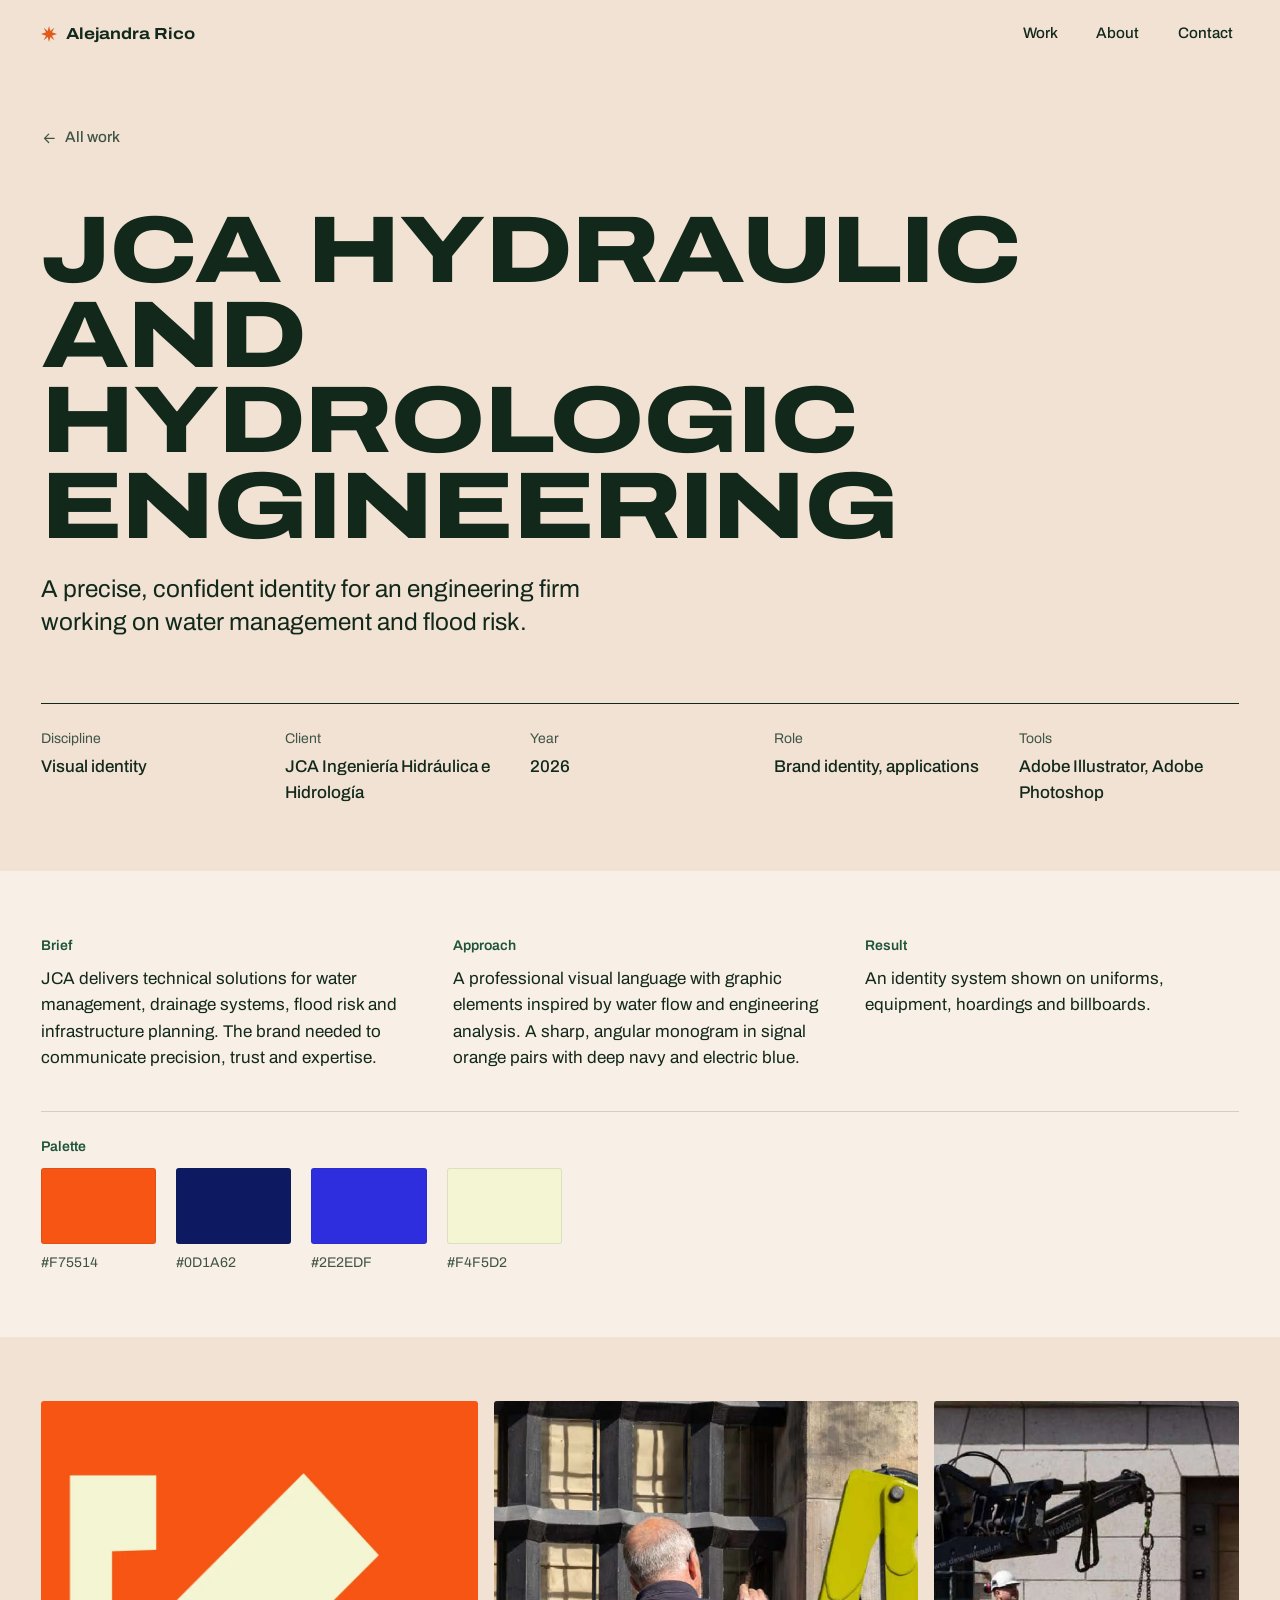
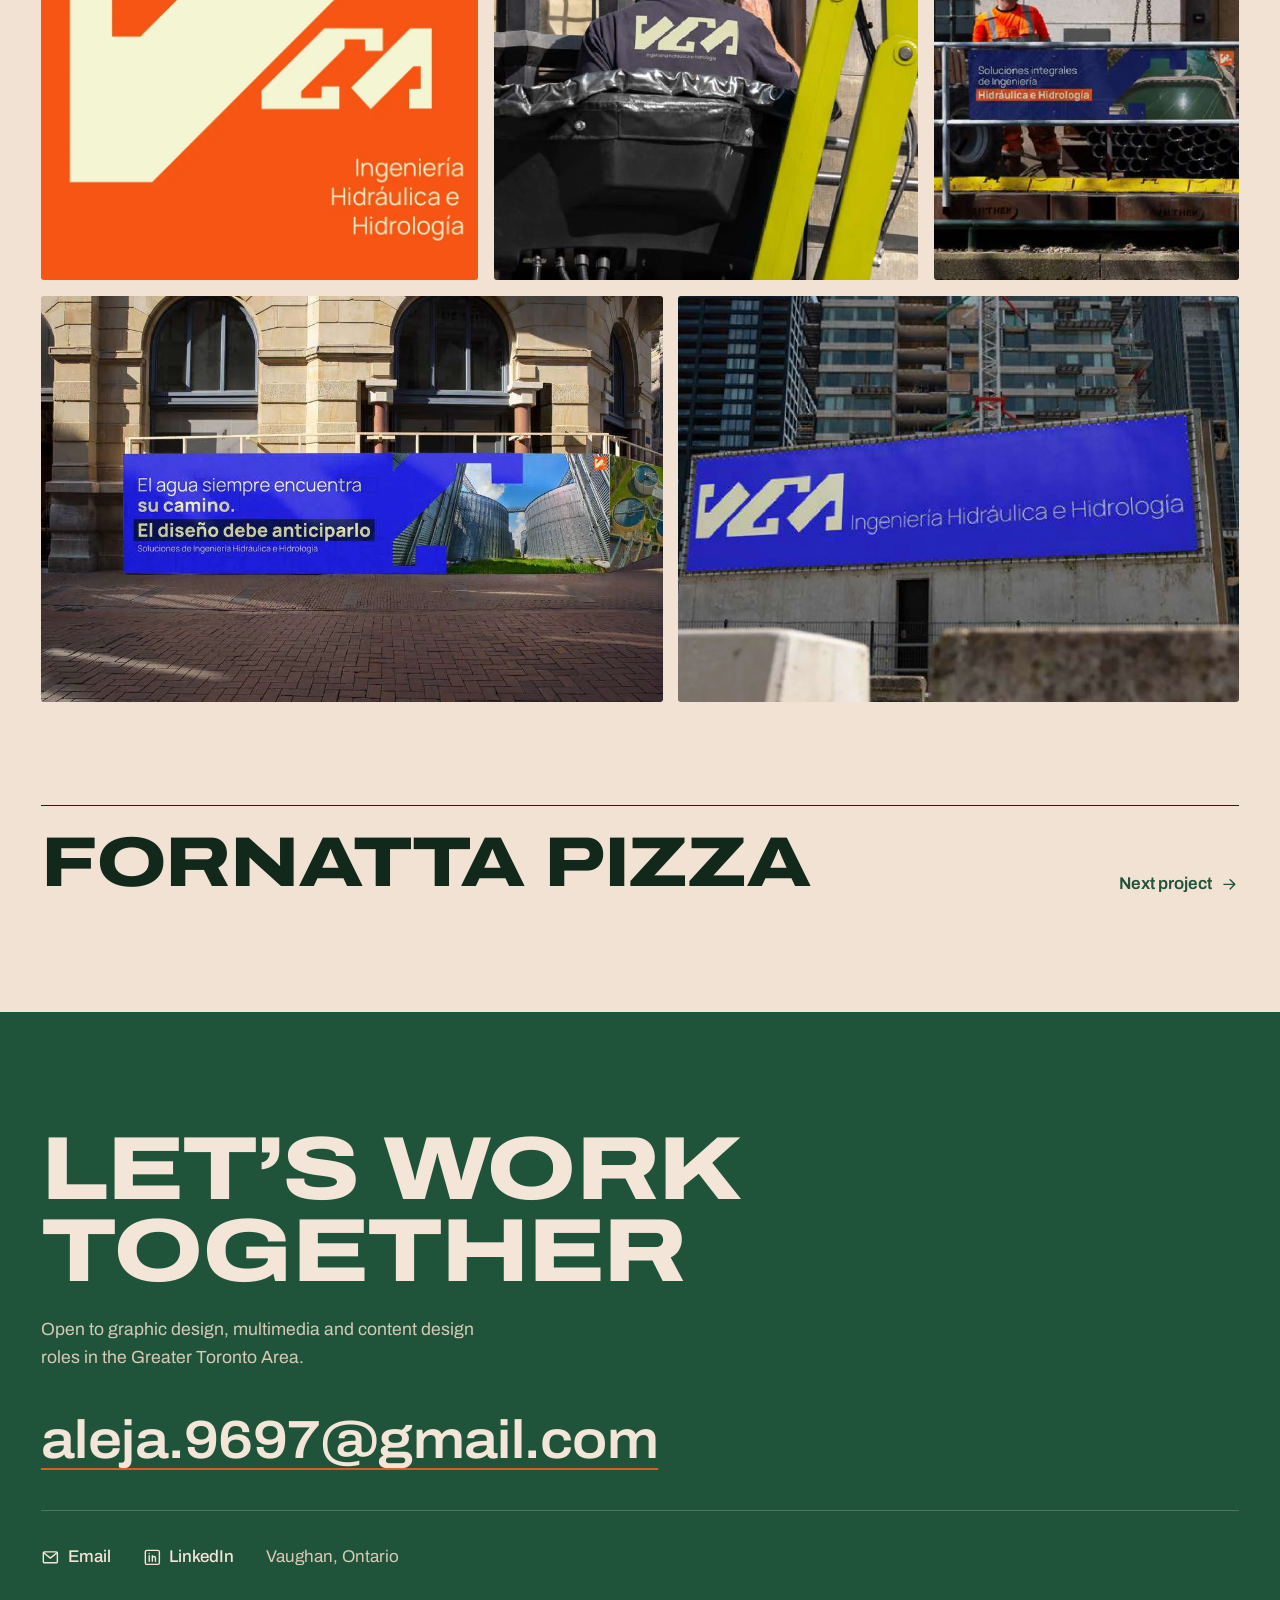
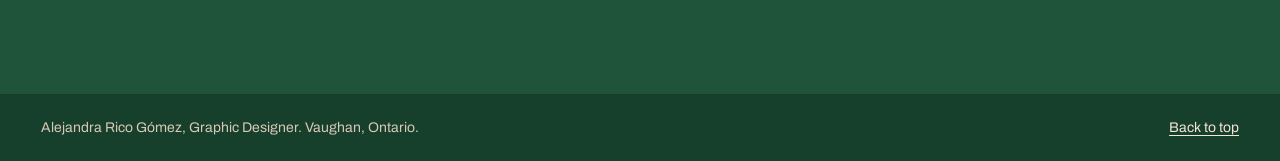
<file: site/work/jca/index.html>
<!doctype html>
<html lang="en">
<head>
<meta charset="utf-8">
<meta name="viewport" content="width=device-width, initial-scale=1">
<title>JCA Hydraulic and Hydrologic Engineering | Alejandra Rico</title>
<meta name="description" content="A precise, confident identity for an engineering firm working on water management and flood risk.">
<meta name="theme-color" content="#1F543B">
<meta property="og:type" content="website">
<meta property="og:title" content="JCA Hydraulic and Hydrologic Engineering | Alejandra Rico">
<meta property="og:description" content="A precise, confident identity for an engineering firm working on water management and flood risk.">
<meta property="og:image" content="https://alejandra-rico-portfolio.vercel.app/img/jca/01.webp">
<meta name="twitter:card" content="summary_large_image">
<link rel="icon" href="../../favicon.svg" type="image/svg+xml">
<link rel="preconnect" href="https://fonts.googleapis.com">
<link rel="preconnect" href="https://fonts.gstatic.com" crossorigin>
<link rel="stylesheet" href="https://fonts.googleapis.com/css2?family=Archivo:ital,wdth,wght@0,62..125,100..900;1,62..125,100..900&display=swap">
<link rel="stylesheet" href="../../assets/styles.css">
</head>
<body class="is-project">
<a class="skip" href="#main">Skip to content</a>
<header class="site-header">
  <div class="wrap header-inner">
    <a class="brand" href="../../"><svg class="spark" viewBox="0 0 40 40" aria-hidden="true" focusable="false"><path d="M20 0l3.2 12.4L33.5 4.6l-6.1 11.2L40 20l-12.6 4.2 6.1 11.2-10.3-7.8L20 40l-3.2-12.4-10.3 7.8 6.1-11.2L0 20l12.6-4.2L6.5 4.6l10.3 7.8z"/></svg><span>Alejandra Rico</span></a>
    <nav aria-label="Main">
      <ul class="nav">
        <li><a href="../../#work">Work</a></li>
        <li><a href="../../#about">About</a></li>
        <li><a href="../../#contact">Contact</a></li>
      </ul>
    </nav>
  </div>
</header>
<main id="main">
<article class="project">
  <header class="project-head">
    <div class="wrap">
      <a class="back" href="../../#work"><svg class="icon" viewBox="0 0 24 24" aria-hidden="true" focusable="false"><path d="M19 12H5M11 18l-6-6 6-6"/></svg><span>All work</span></a>
      <h1 class="project-title">JCA Hydraulic and Hydrologic Engineering</h1>
      <p class="project-summary">A precise, confident identity for an engineering firm working on water management and flood risk.</p>
      <dl class="project-meta">
        <div><dt>Discipline</dt><dd>Visual identity</dd></div>
        <div><dt>Client</dt><dd>JCA Ingeniería Hidráulica e Hidrología</dd></div>
        <div><dt>Year</dt><dd>2026</dd></div>
        <div><dt>Role</dt><dd>Brand identity, applications</dd></div>
        <div><dt>Tools</dt><dd>Adobe Illustrator, Adobe Photoshop</dd></div>
      </dl>
      
    </div>
  </header>

  <section class="project-story" aria-label="Project overview">
    <div class="wrap story-grid">
      <div class="story"><h2 class="story-title">Brief</h2><p>JCA delivers technical solutions for water management, drainage systems, flood risk and infrastructure planning. The brand needed to communicate precision, trust and expertise.</p></div>
      <div class="story"><h2 class="story-title">Approach</h2><p>A professional visual language with graphic elements inspired by water flow and engineering analysis. A sharp, angular monogram in signal orange pairs with deep navy and electric blue.</p></div>
      <div class="story"><h2 class="story-title">Result</h2><p>An identity system shown on uniforms, equipment, hoardings and billboards.</p></div>
      <div class="palette" aria-label="Brand colors"><h2 class="story-title">Palette</h2><ul><li><span class="swatch" style="background:#F75514"></span><span class="hex">#F75514</span></li><li><span class="swatch" style="background:#0D1A62"></span><span class="hex">#0D1A62</span></li><li><span class="swatch" style="background:#2E2EDF"></span><span class="hex">#2E2EDF</span></li><li><span class="swatch" style="background:#F4F5D2"></span><span class="hex">#F4F5D2</span></li></ul></div>
    </div>
  </section>

  <section class="gallery" aria-label="Project images">
  <div class="wrap">
   <div class="g-row">
    <figure class="g-item" style="--r:0.9136"><img class="" src="../../img/jca/01.webp" width="888" height="972" alt="JCA monogram in cream on a signal orange square" fetchpriority="high" decoding="async"></figure>
    <figure class="g-item" style="--r:0.8863"><img class="" src="../../img/jca/02.webp" width="1263" height="1425" alt="Engineer in a JCA jacket beside yellow machinery" loading="lazy" decoding="async"></figure>
    <figure class="g-item" style="--r:0.6379"><img class="" src="../../img/jca/03.webp" width="909" height="1425" alt="Construction site hoarding with JCA branding" loading="lazy" decoding="async"></figure>
   </div>
   <div class="g-row">
    <figure class="g-item" style="--r:1.5309"><img class="" src="../../img/jca/04.webp" width="1015" height="663" alt="Blue JCA billboard on a city street" loading="lazy" decoding="async"></figure>
    <figure class="g-item" style="--r:1.3793"><img class="" src="../../img/jca/05.webp" width="1320" height="957" alt="Large JCA banner on a concrete building" loading="lazy" decoding="async"></figure>
   </div>
  </div>
</section>

  <nav class="next" aria-label="Next project">
    <div class="wrap">
      <a class="next-link" href="../../work/fornatta/">
        <span class="next-title">Fornatta Pizza</span>
        <span class="next-label">Next project <svg class="icon" viewBox="0 0 24 24" aria-hidden="true" focusable="false"><path d="M5 12h14M13 6l6 6-6 6"/></svg></span>
      </a>
    </div>
  </nav>
</article>
</main>
<section class="contact" id="contact" aria-labelledby="contact-title">
  <div class="wrap">
    <h2 class="contact-title" id="contact-title">Let’s work together</h2>
    <p class="contact-lede">Open to graphic design, multimedia and content design roles in the Greater Toronto Area.</p>
    <a class="contact-email" href="mailto:aleja.9697@gmail.com">aleja.9697@gmail.com</a>
    <ul class="contact-links">
      <li><a href="mailto:aleja.9697@gmail.com"><svg class="icon" viewBox="0 0 24 24" aria-hidden="true" focusable="false"><rect x="3" y="5" width="18" height="14" rx="1.5"/><path d="m3.5 6 8.5 7 8.5-7"/></svg><span>Email</span></a></li>
      <li><a href="https://www.linkedin.com/in/alexaricogo01/" target="_blank" rel="noopener"><svg class="icon" viewBox="0 0 24 24" aria-hidden="true" focusable="false"><rect x="3" y="3" width="18" height="18" rx="2"/><path d="M8 10v7M8 7v.01M12 17v-4a2 2 0 0 1 4 0v4M12 10v7"/></svg><span>LinkedIn</span></a></li>
      <li class="contact-place">Vaughan, Ontario</li>
    </ul>
  </div>
</section>
<footer class="site-footer">
  <div class="wrap footer-inner">
    <p>Alejandra Rico Gómez, Graphic Designer. Vaughan, Ontario.</p>
    <p><a href="../../#top">Back to top</a></p>
  </div>
</footer>
</body>
</html>
</file>
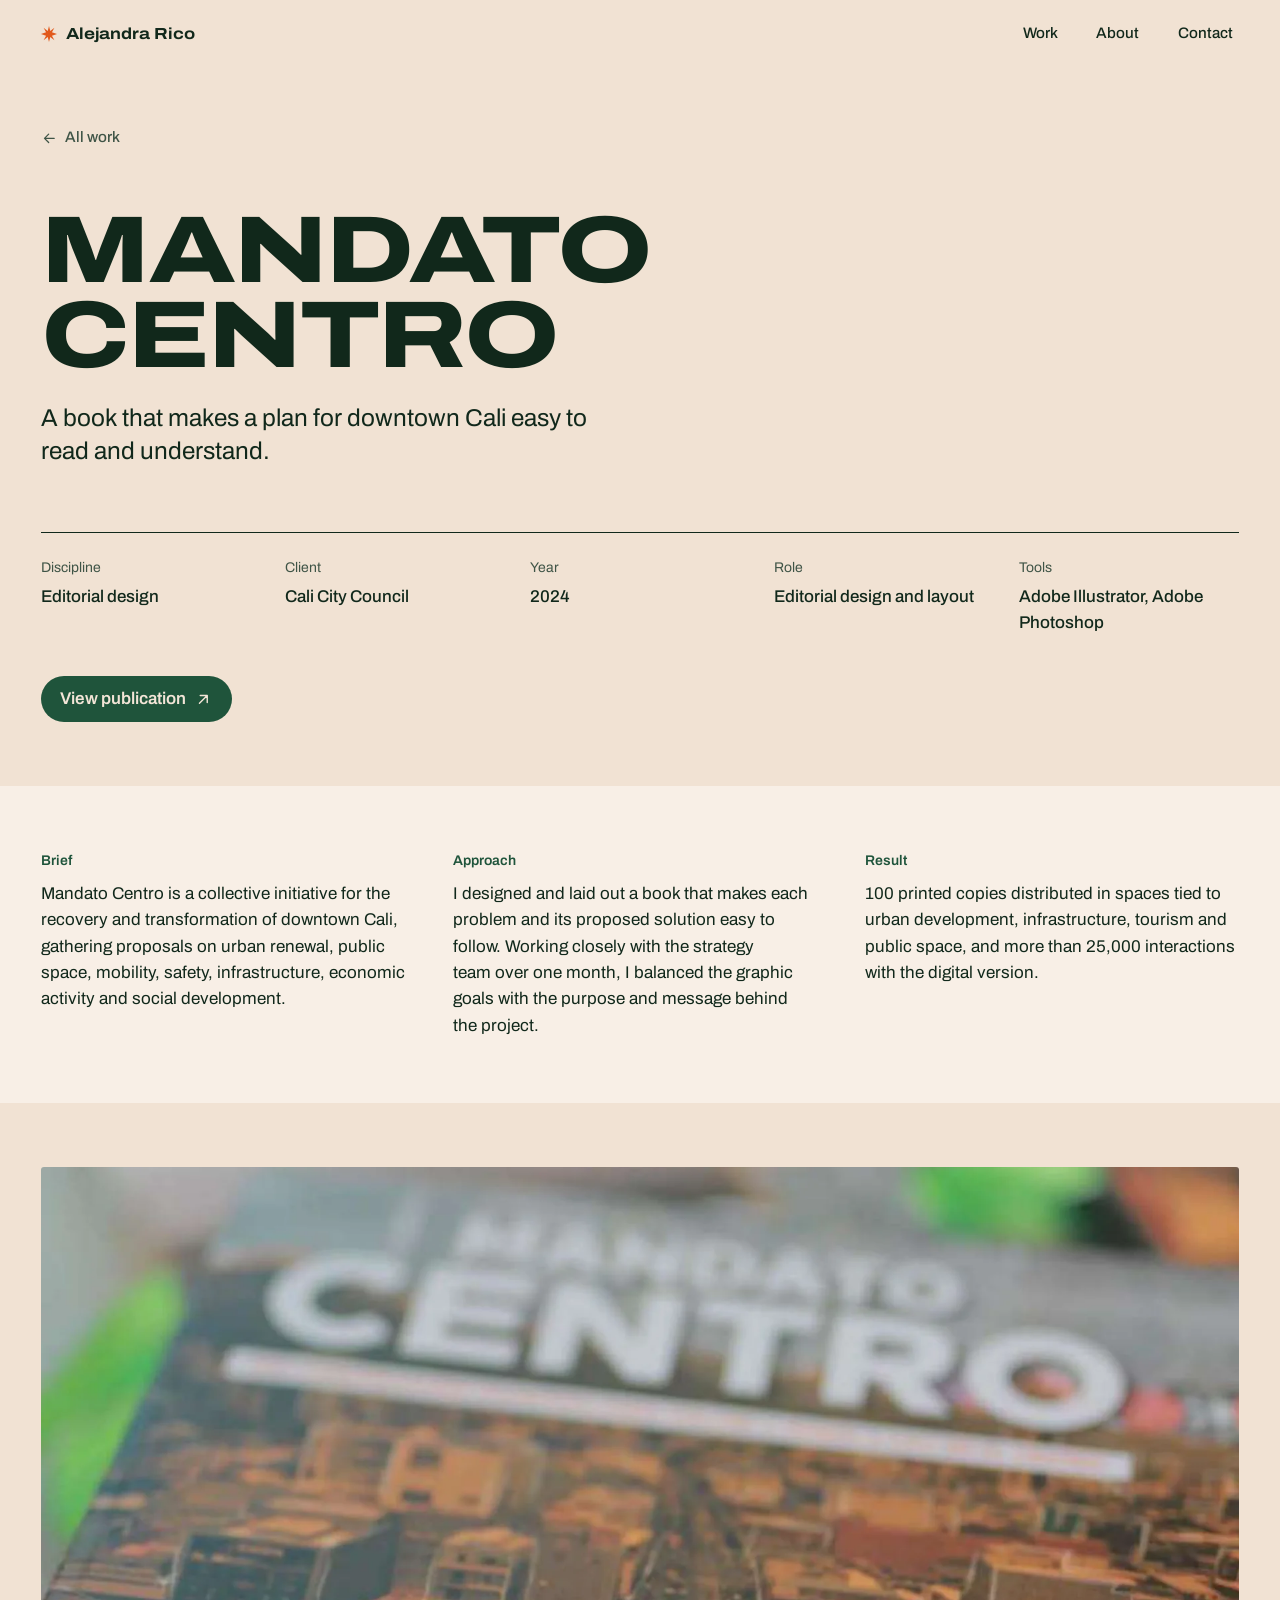
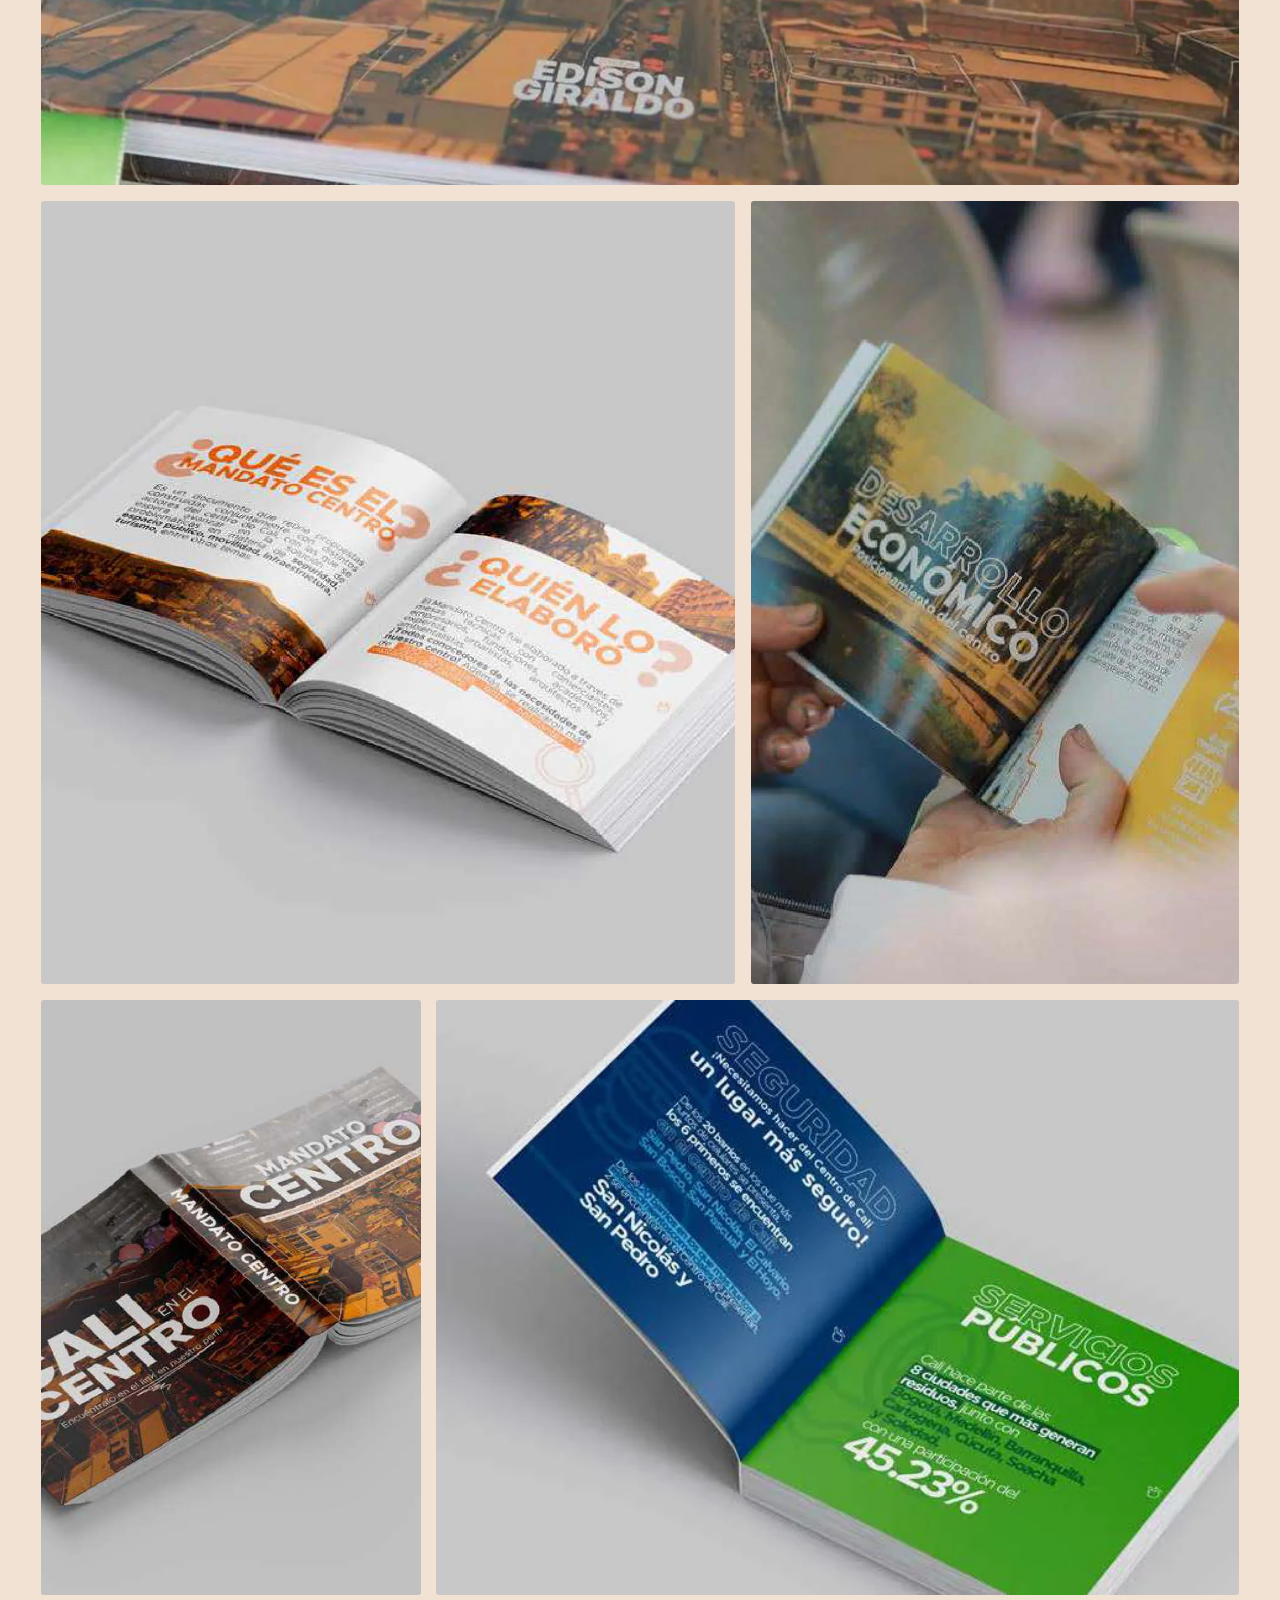
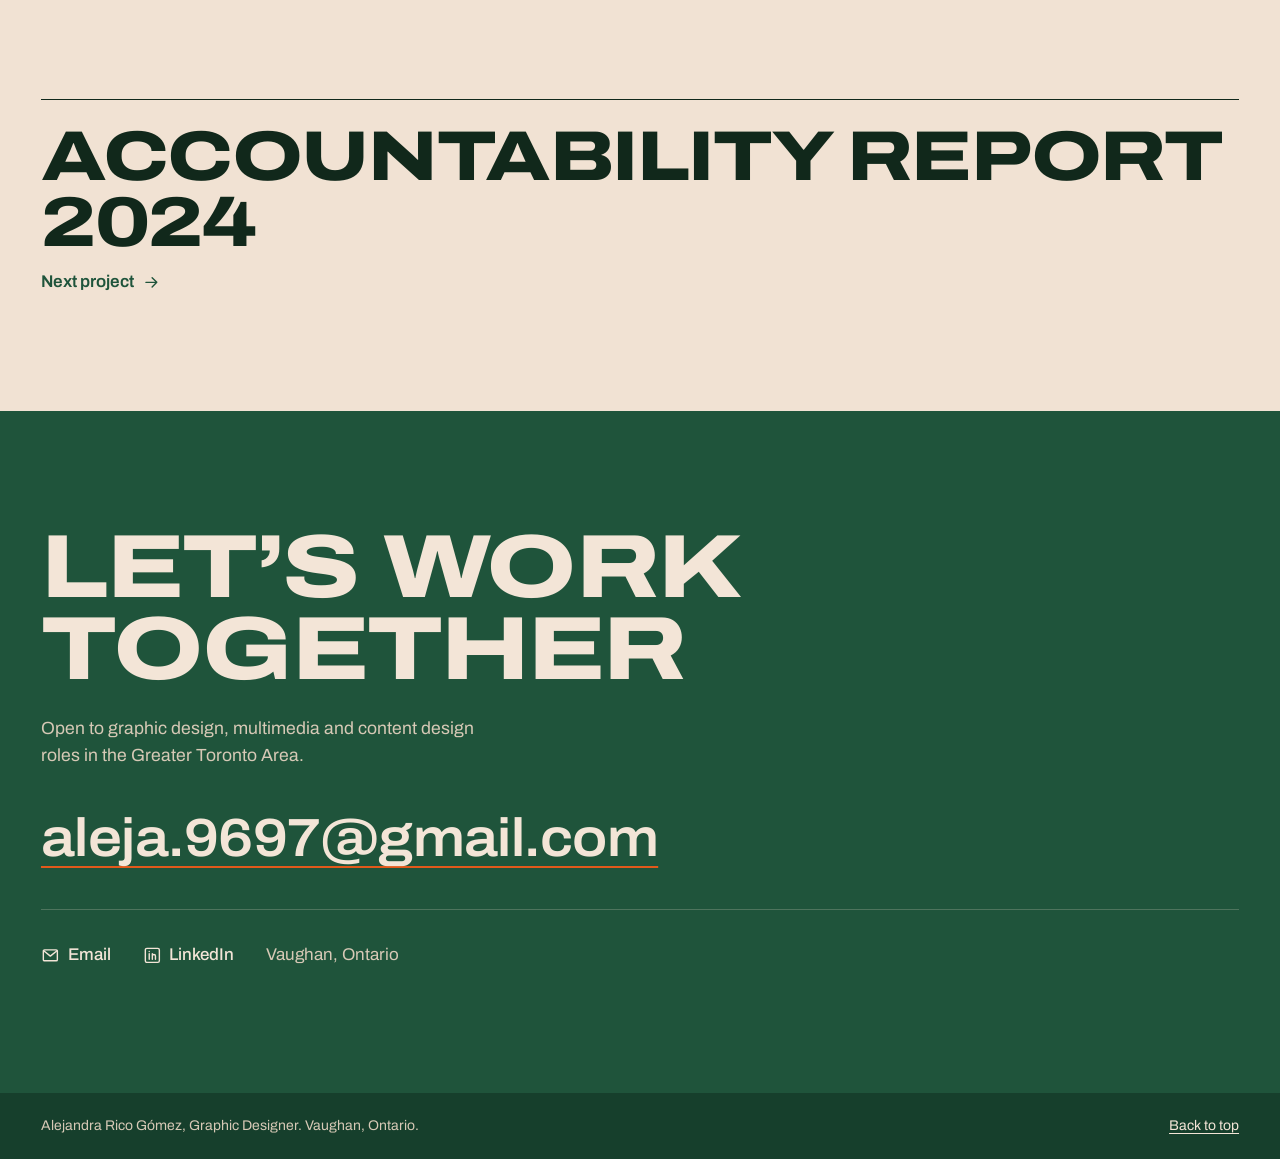
<file: site/work/mandato-centro/index.html>
<!doctype html>
<html lang="en">
<head>
<meta charset="utf-8">
<meta name="viewport" content="width=device-width, initial-scale=1">
<title>Mandato Centro | Alejandra Rico</title>
<meta name="description" content="A book that makes a plan for downtown Cali easy to read and understand.">
<meta name="theme-color" content="#1F543B">
<meta property="og:type" content="website">
<meta property="og:title" content="Mandato Centro | Alejandra Rico">
<meta property="og:description" content="A book that makes a plan for downtown Cali easy to read and understand.">
<meta property="og:image" content="https://alejandra-rico-portfolio.vercel.app/img/mandato-centro/04.webp">
<meta name="twitter:card" content="summary_large_image">
<link rel="icon" href="../../favicon.svg" type="image/svg+xml">
<link rel="preconnect" href="https://fonts.googleapis.com">
<link rel="preconnect" href="https://fonts.gstatic.com" crossorigin>
<link rel="stylesheet" href="https://fonts.googleapis.com/css2?family=Archivo:ital,wdth,wght@0,62..125,100..900;1,62..125,100..900&display=swap">
<link rel="stylesheet" href="../../assets/styles.css">
</head>
<body class="is-project">
<a class="skip" href="#main">Skip to content</a>
<header class="site-header">
  <div class="wrap header-inner">
    <a class="brand" href="../../"><svg class="spark" viewBox="0 0 40 40" aria-hidden="true" focusable="false"><path d="M20 0l3.2 12.4L33.5 4.6l-6.1 11.2L40 20l-12.6 4.2 6.1 11.2-10.3-7.8L20 40l-3.2-12.4-10.3 7.8 6.1-11.2L0 20l12.6-4.2L6.5 4.6l10.3 7.8z"/></svg><span>Alejandra Rico</span></a>
    <nav aria-label="Main">
      <ul class="nav">
        <li><a href="../../#work">Work</a></li>
        <li><a href="../../#about">About</a></li>
        <li><a href="../../#contact">Contact</a></li>
      </ul>
    </nav>
  </div>
</header>
<main id="main">
<article class="project">
  <header class="project-head">
    <div class="wrap">
      <a class="back" href="../../#work"><svg class="icon" viewBox="0 0 24 24" aria-hidden="true" focusable="false"><path d="M19 12H5M11 18l-6-6 6-6"/></svg><span>All work</span></a>
      <h1 class="project-title">Mandato Centro</h1>
      <p class="project-summary">A book that makes a plan for downtown Cali easy to read and understand.</p>
      <dl class="project-meta">
        <div><dt>Discipline</dt><dd>Editorial design</dd></div>
        <div><dt>Client</dt><dd>Cali City Council</dd></div>
        <div><dt>Year</dt><dd>2024</dd></div>
        <div><dt>Role</dt><dd>Editorial design and layout</dd></div>
        <div><dt>Tools</dt><dd>Adobe Illustrator, Adobe Photoshop</dd></div>
      </dl>
      <p class="project-links"><a class="pill-link" href="https://bit.ly/MandatoCentro" target="_blank" rel="noopener">View publication<svg class="icon" viewBox="0 0 24 24" aria-hidden="true" focusable="false"><path d="M7 17 17 7M8 7h9v9"/></svg></a></p>
    </div>
  </header>

  <section class="project-story" aria-label="Project overview">
    <div class="wrap story-grid">
      <div class="story"><h2 class="story-title">Brief</h2><p>Mandato Centro is a collective initiative for the recovery and transformation of downtown Cali, gathering proposals on urban renewal, public space, mobility, safety, infrastructure, economic activity and social development.</p></div>
      <div class="story"><h2 class="story-title">Approach</h2><p>I designed and laid out a book that makes each problem and its proposed solution easy to follow. Working closely with the strategy team over one month, I balanced the graphic goals with the purpose and message behind the project.</p></div>
      <div class="story"><h2 class="story-title">Result</h2><p>100 printed copies distributed in spaces tied to urban development, infrastructure, tourism and public space, and more than 25,000 interactions with the digital version.</p></div>
      
    </div>
  </section>

  <section class="gallery" aria-label="Project images">
  <div class="wrap">
   <div class="g-row">
    <figure class="g-item" style="--r:1.9376"><img class="" src="../../img/mandato-centro/01.webp" width="1800" height="929" alt="Close up of the Mandato Centro book cover" fetchpriority="high" decoding="async"></figure>
   </div>
   <div class="g-row">
    <figure class="g-item" style="--r:0.8863"><img class="" src="../../img/mandato-centro/02.webp" width="1263" height="1425" alt="Open spread of Mandato Centro with orange headlines" loading="lazy" decoding="async"></figure>
    <figure class="g-item" style="--r:0.6232"><img class="" src="../../img/mandato-centro/03.webp" width="888" height="1425" alt="Hands holding the book open to a chapter on the economy" loading="lazy" decoding="async"></figure>
   </div>
   <div class="g-row">
    <figure class="g-item" style="--r:0.6379"><img class="" src="../../img/mandato-centro/04.webp" width="909" height="1425" alt="Mandato Centro book lying on a grey surface" loading="lazy" decoding="async"></figure>
    <figure class="g-item" style="--r:1.3485"><img class="" src="../../img/mandato-centro/05.webp" width="650" height="482" alt="Blue and green spread about public services" loading="lazy" decoding="async"></figure>
   </div>
  </div>
</section>

  <nav class="next" aria-label="Next project">
    <div class="wrap">
      <a class="next-link" href="../../work/accountability-report-2024/">
        <span class="next-title">Accountability Report 2024</span>
        <span class="next-label">Next project <svg class="icon" viewBox="0 0 24 24" aria-hidden="true" focusable="false"><path d="M5 12h14M13 6l6 6-6 6"/></svg></span>
      </a>
    </div>
  </nav>
</article>
</main>
<section class="contact" id="contact" aria-labelledby="contact-title">
  <div class="wrap">
    <h2 class="contact-title" id="contact-title">Let’s work together</h2>
    <p class="contact-lede">Open to graphic design, multimedia and content design roles in the Greater Toronto Area.</p>
    <a class="contact-email" href="mailto:aleja.9697@gmail.com">aleja.9697@gmail.com</a>
    <ul class="contact-links">
      <li><a href="mailto:aleja.9697@gmail.com"><svg class="icon" viewBox="0 0 24 24" aria-hidden="true" focusable="false"><rect x="3" y="5" width="18" height="14" rx="1.5"/><path d="m3.5 6 8.5 7 8.5-7"/></svg><span>Email</span></a></li>
      <li><a href="https://www.linkedin.com/in/alexaricogo01/" target="_blank" rel="noopener"><svg class="icon" viewBox="0 0 24 24" aria-hidden="true" focusable="false"><rect x="3" y="3" width="18" height="18" rx="2"/><path d="M8 10v7M8 7v.01M12 17v-4a2 2 0 0 1 4 0v4M12 10v7"/></svg><span>LinkedIn</span></a></li>
      <li class="contact-place">Vaughan, Ontario</li>
    </ul>
  </div>
</section>
<footer class="site-footer">
  <div class="wrap footer-inner">
    <p>Alejandra Rico Gómez, Graphic Designer. Vaughan, Ontario.</p>
    <p><a href="../../#top">Back to top</a></p>
  </div>
</footer>
</body>
</html>
</file>
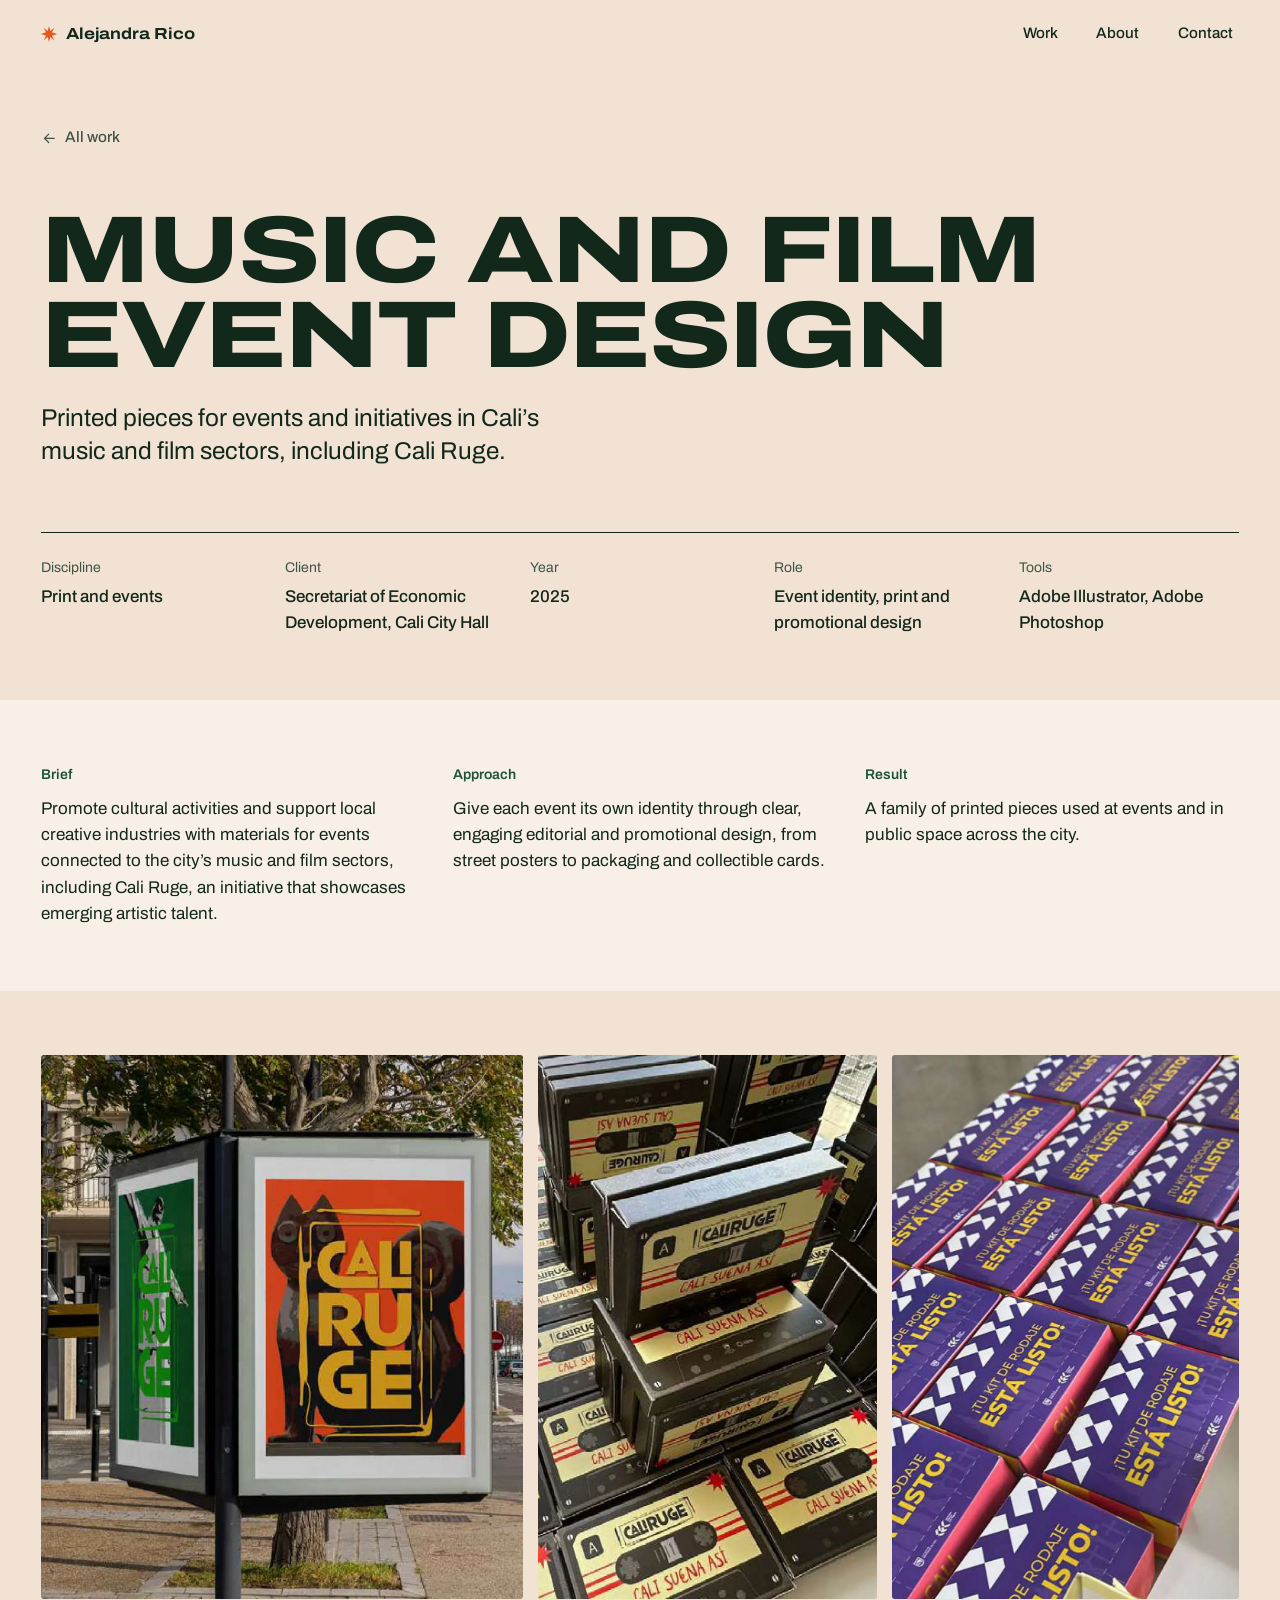
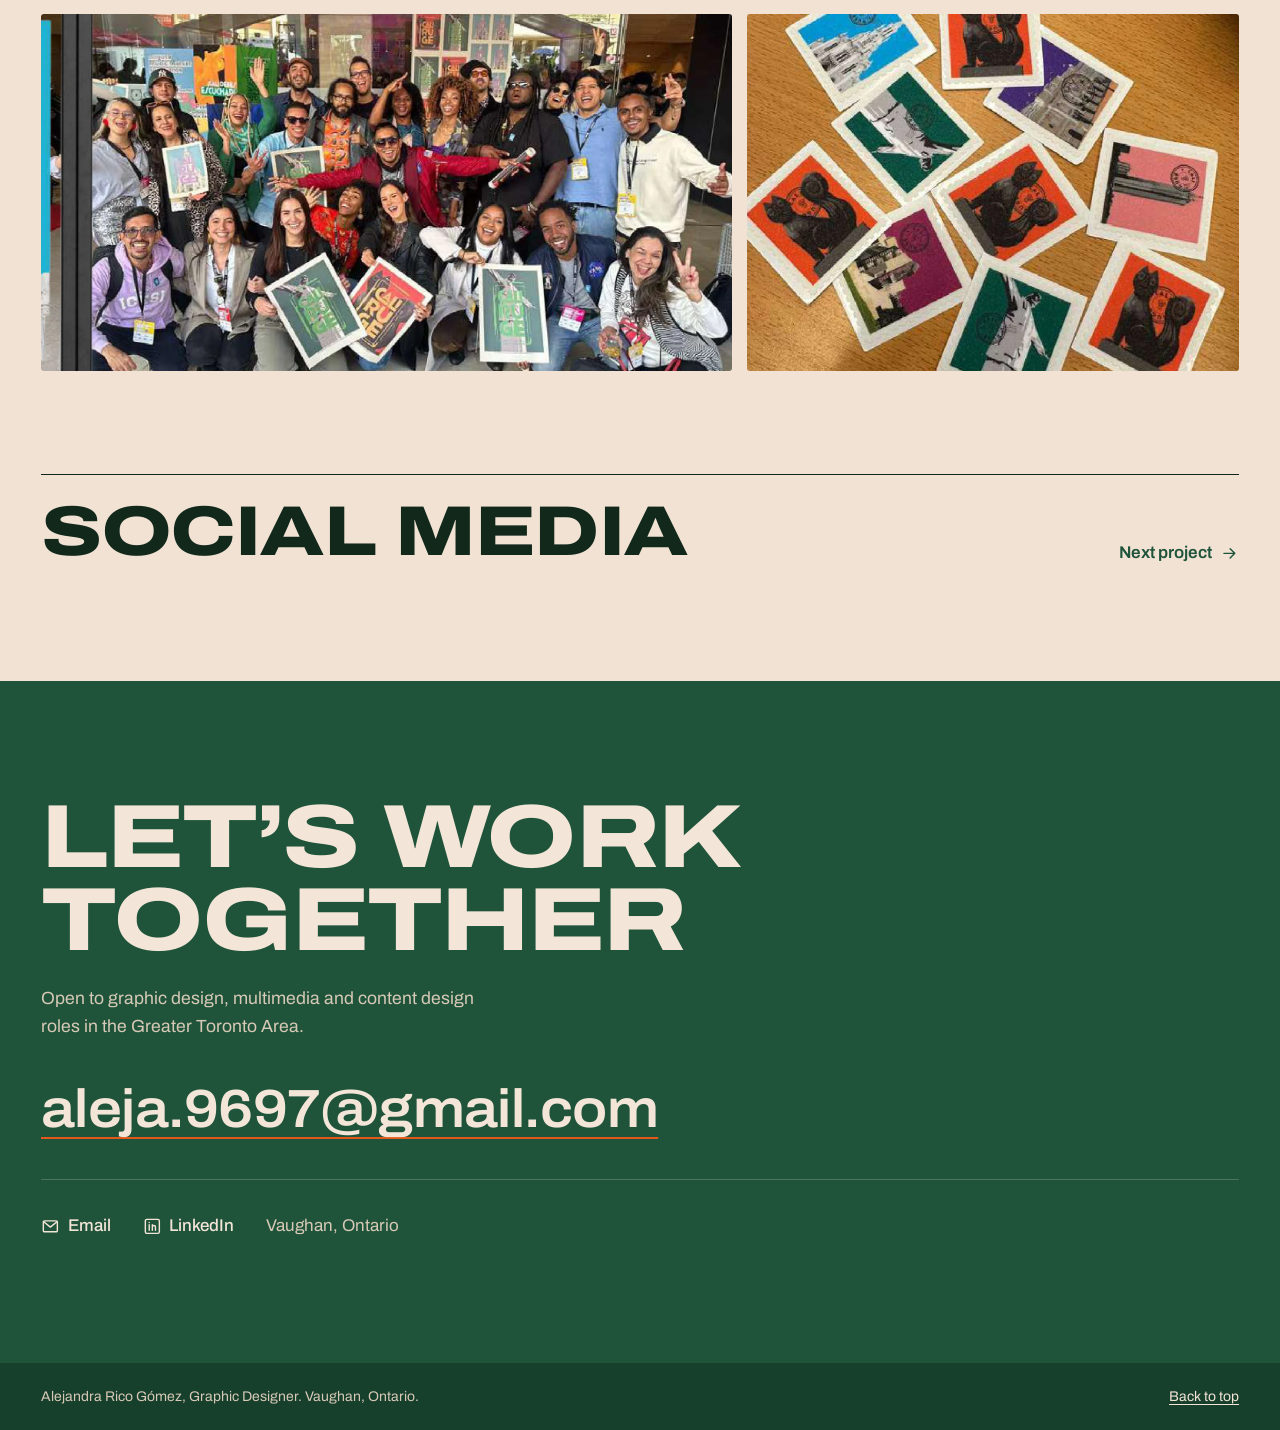
<file: site/work/music-film-events/index.html>
<!doctype html>
<html lang="en">
<head>
<meta charset="utf-8">
<meta name="viewport" content="width=device-width, initial-scale=1">
<title>Music and Film Event Design | Alejandra Rico</title>
<meta name="description" content="Printed pieces for events and initiatives in Cali’s music and film sectors, including Cali Ruge.">
<meta name="theme-color" content="#1F543B">
<meta property="og:type" content="website">
<meta property="og:title" content="Music and Film Event Design | Alejandra Rico">
<meta property="og:description" content="Printed pieces for events and initiatives in Cali’s music and film sectors, including Cali Ruge.">
<meta property="og:image" content="https://alejandra-rico-portfolio.vercel.app/img/music-film-events/01.webp">
<meta name="twitter:card" content="summary_large_image">
<link rel="icon" href="../../favicon.svg" type="image/svg+xml">
<link rel="preconnect" href="https://fonts.googleapis.com">
<link rel="preconnect" href="https://fonts.gstatic.com" crossorigin>
<link rel="stylesheet" href="https://fonts.googleapis.com/css2?family=Archivo:ital,wdth,wght@0,62..125,100..900;1,62..125,100..900&display=swap">
<link rel="stylesheet" href="../../assets/styles.css">
</head>
<body class="is-project">
<a class="skip" href="#main">Skip to content</a>
<header class="site-header">
  <div class="wrap header-inner">
    <a class="brand" href="../../"><svg class="spark" viewBox="0 0 40 40" aria-hidden="true" focusable="false"><path d="M20 0l3.2 12.4L33.5 4.6l-6.1 11.2L40 20l-12.6 4.2 6.1 11.2-10.3-7.8L20 40l-3.2-12.4-10.3 7.8 6.1-11.2L0 20l12.6-4.2L6.5 4.6l10.3 7.8z"/></svg><span>Alejandra Rico</span></a>
    <nav aria-label="Main">
      <ul class="nav">
        <li><a href="../../#work">Work</a></li>
        <li><a href="../../#about">About</a></li>
        <li><a href="../../#contact">Contact</a></li>
      </ul>
    </nav>
  </div>
</header>
<main id="main">
<article class="project">
  <header class="project-head">
    <div class="wrap">
      <a class="back" href="../../#work"><svg class="icon" viewBox="0 0 24 24" aria-hidden="true" focusable="false"><path d="M19 12H5M11 18l-6-6 6-6"/></svg><span>All work</span></a>
      <h1 class="project-title">Music and Film Event Design</h1>
      <p class="project-summary">Printed pieces for events and initiatives in Cali’s music and film sectors, including Cali Ruge.</p>
      <dl class="project-meta">
        <div><dt>Discipline</dt><dd>Print and events</dd></div>
        <div><dt>Client</dt><dd>Secretariat of Economic Development, Cali City Hall</dd></div>
        <div><dt>Year</dt><dd>2025</dd></div>
        <div><dt>Role</dt><dd>Event identity, print and promotional design</dd></div>
        <div><dt>Tools</dt><dd>Adobe Illustrator, Adobe Photoshop</dd></div>
      </dl>
      
    </div>
  </header>

  <section class="project-story" aria-label="Project overview">
    <div class="wrap story-grid">
      <div class="story"><h2 class="story-title">Brief</h2><p>Promote cultural activities and support local creative industries with materials for events connected to the city’s music and film sectors, including Cali Ruge, an initiative that showcases emerging artistic talent.</p></div>
      <div class="story"><h2 class="story-title">Approach</h2><p>Give each event its own identity through clear, engaging editorial and promotional design, from street posters to packaging and collectible cards.</p></div>
      <div class="story"><h2 class="story-title">Result</h2><p>A family of printed pieces used at events and in public space across the city.</p></div>
      
    </div>
  </section>

  <section class="gallery" aria-label="Project images">
  <div class="wrap">
   <div class="g-row">
    <figure class="g-item" style="--r:0.8863"><img class="" src="../../img/music-film-events/01.webp" width="1263" height="1425" alt="Cali Ruge poster in a street kiosk" fetchpriority="high" decoding="async"></figure>
    <figure class="g-item" style="--r:0.6232"><img class="" src="../../img/music-film-events/02.webp" width="888" height="1425" alt="Stacks of Cali Ruge cassette tape packaging" loading="lazy" decoding="async"></figure>
    <figure class="g-item" style="--r:0.6379"><img class="" src="../../img/music-film-events/03.webp" width="909" height="1425" alt="Purple promotional boxes reading Está listo" loading="lazy" decoding="async"></figure>
   </div>
   <div class="g-row">
    <figure class="g-item" style="--r:1.9376"><img class="" src="../../img/music-film-events/04.webp" width="1800" height="929" alt="Group of event participants holding printed pieces" loading="lazy" decoding="async"></figure>
    <figure class="g-item" style="--r:1.3793"><img class="" src="../../img/music-film-events/05.webp" width="1320" height="957" alt="Illustrated cards scattered on a table" loading="lazy" decoding="async"></figure>
   </div>
  </div>
</section>

  <nav class="next" aria-label="Next project">
    <div class="wrap">
      <a class="next-link" href="../../work/social-media/">
        <span class="next-title">Social Media</span>
        <span class="next-label">Next project <svg class="icon" viewBox="0 0 24 24" aria-hidden="true" focusable="false"><path d="M5 12h14M13 6l6 6-6 6"/></svg></span>
      </a>
    </div>
  </nav>
</article>
</main>
<section class="contact" id="contact" aria-labelledby="contact-title">
  <div class="wrap">
    <h2 class="contact-title" id="contact-title">Let’s work together</h2>
    <p class="contact-lede">Open to graphic design, multimedia and content design roles in the Greater Toronto Area.</p>
    <a class="contact-email" href="mailto:aleja.9697@gmail.com">aleja.9697@gmail.com</a>
    <ul class="contact-links">
      <li><a href="mailto:aleja.9697@gmail.com"><svg class="icon" viewBox="0 0 24 24" aria-hidden="true" focusable="false"><rect x="3" y="5" width="18" height="14" rx="1.5"/><path d="m3.5 6 8.5 7 8.5-7"/></svg><span>Email</span></a></li>
      <li><a href="https://www.linkedin.com/in/alexaricogo01/" target="_blank" rel="noopener"><svg class="icon" viewBox="0 0 24 24" aria-hidden="true" focusable="false"><rect x="3" y="3" width="18" height="18" rx="2"/><path d="M8 10v7M8 7v.01M12 17v-4a2 2 0 0 1 4 0v4M12 10v7"/></svg><span>LinkedIn</span></a></li>
      <li class="contact-place">Vaughan, Ontario</li>
    </ul>
  </div>
</section>
<footer class="site-footer">
  <div class="wrap footer-inner">
    <p>Alejandra Rico Gómez, Graphic Designer. Vaughan, Ontario.</p>
    <p><a href="../../#top">Back to top</a></p>
  </div>
</footer>
</body>
</html>
</file>
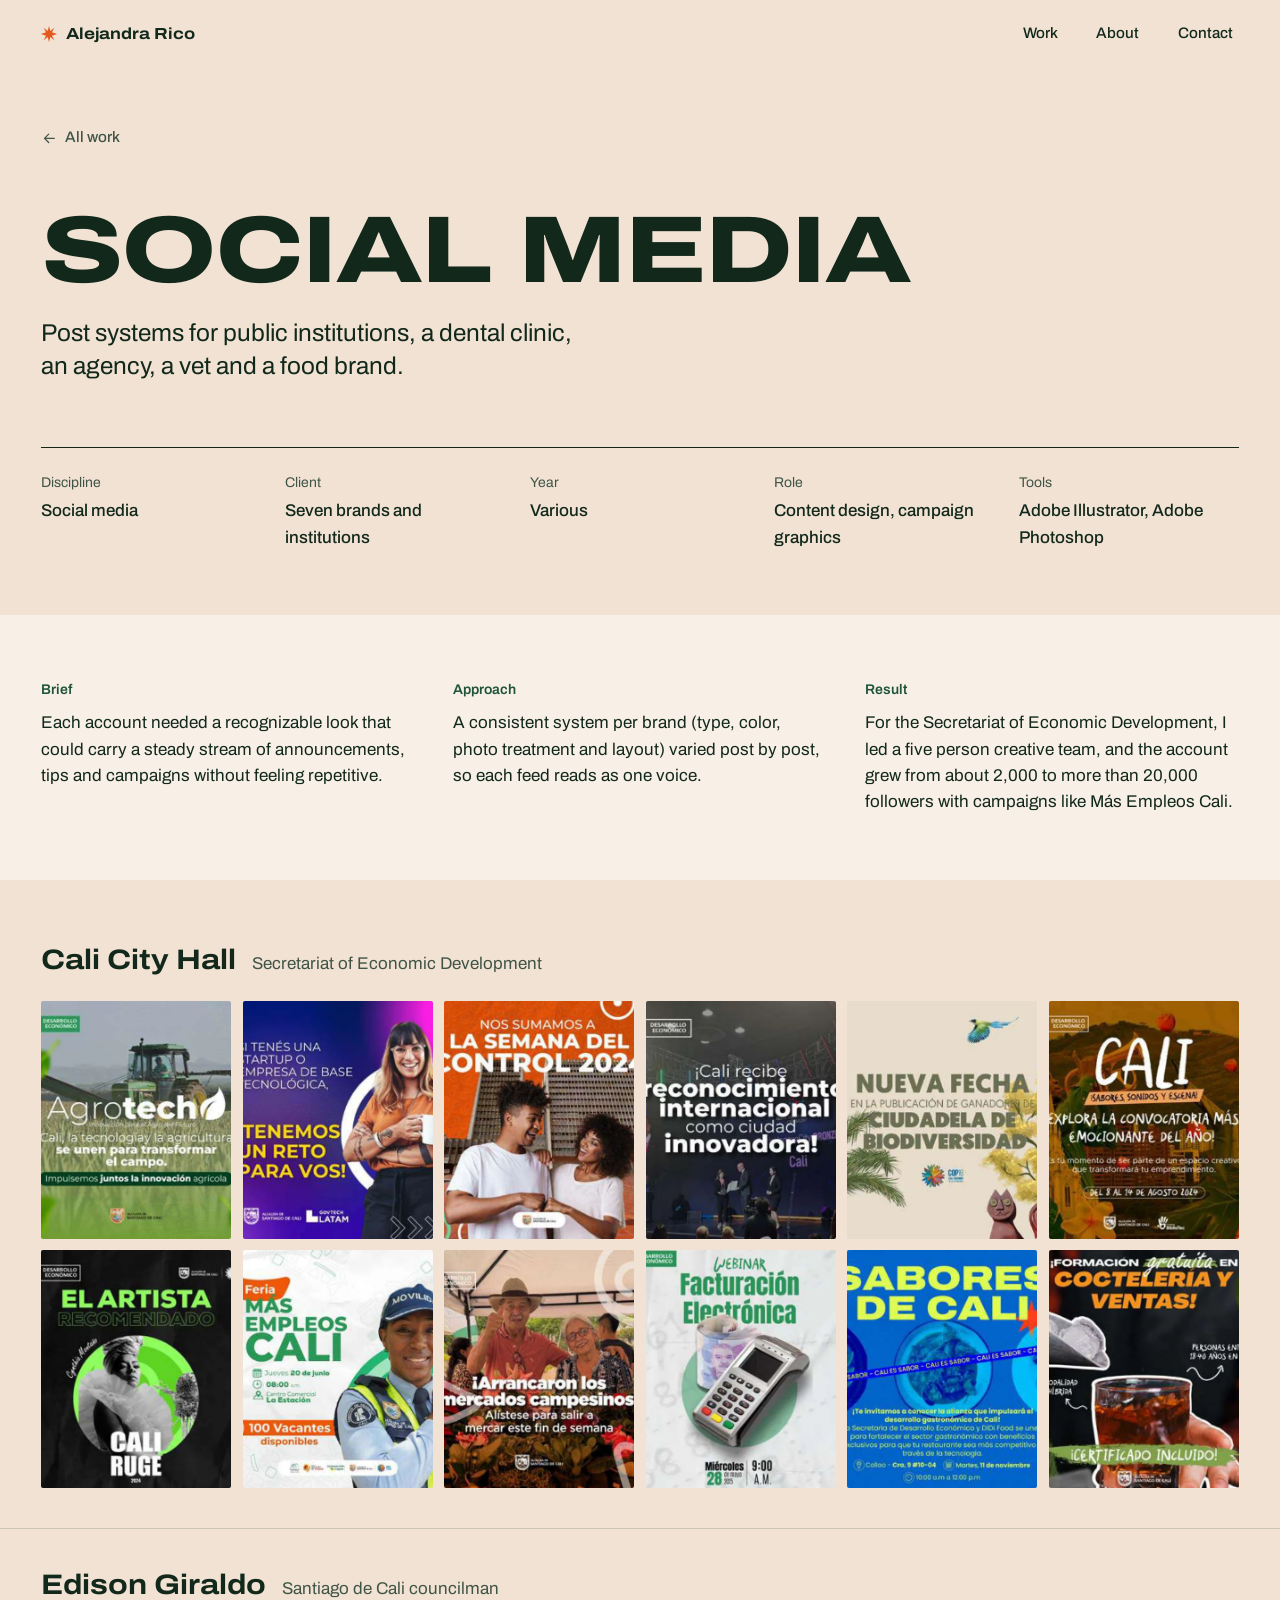
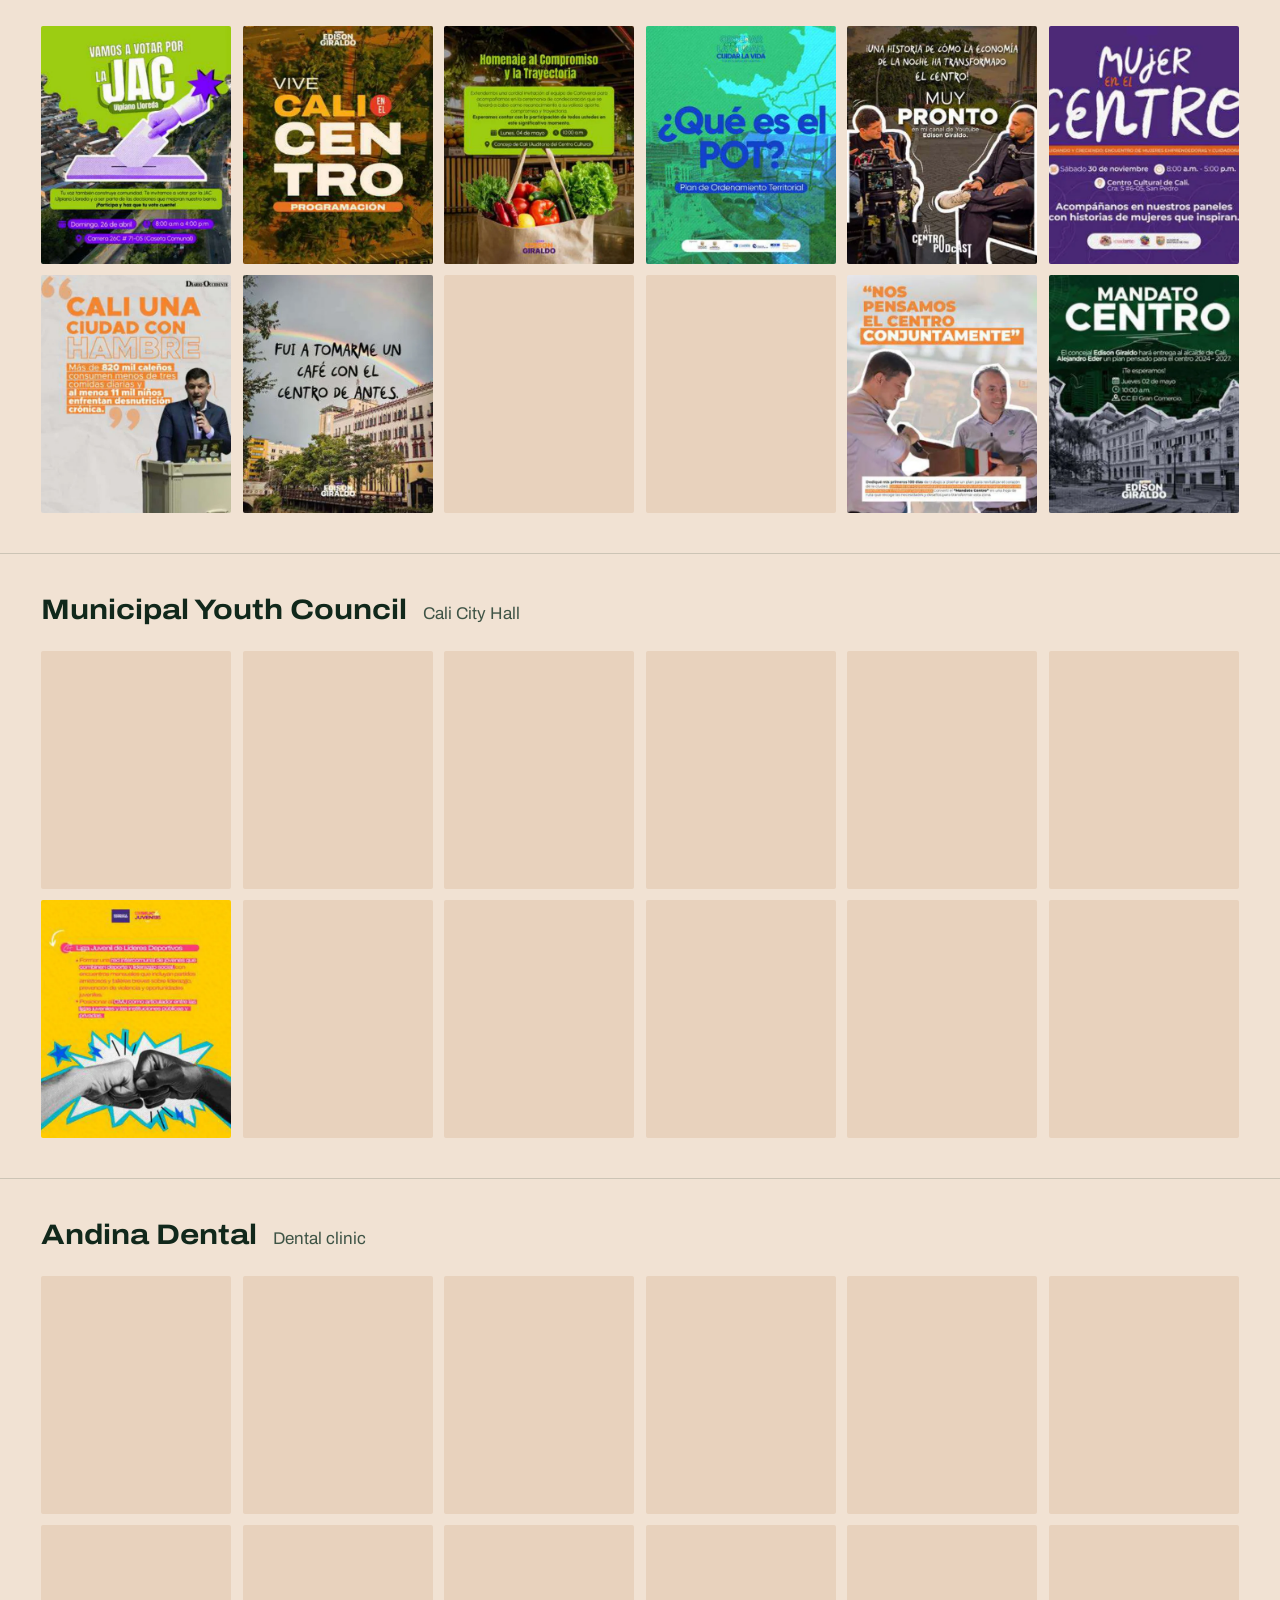
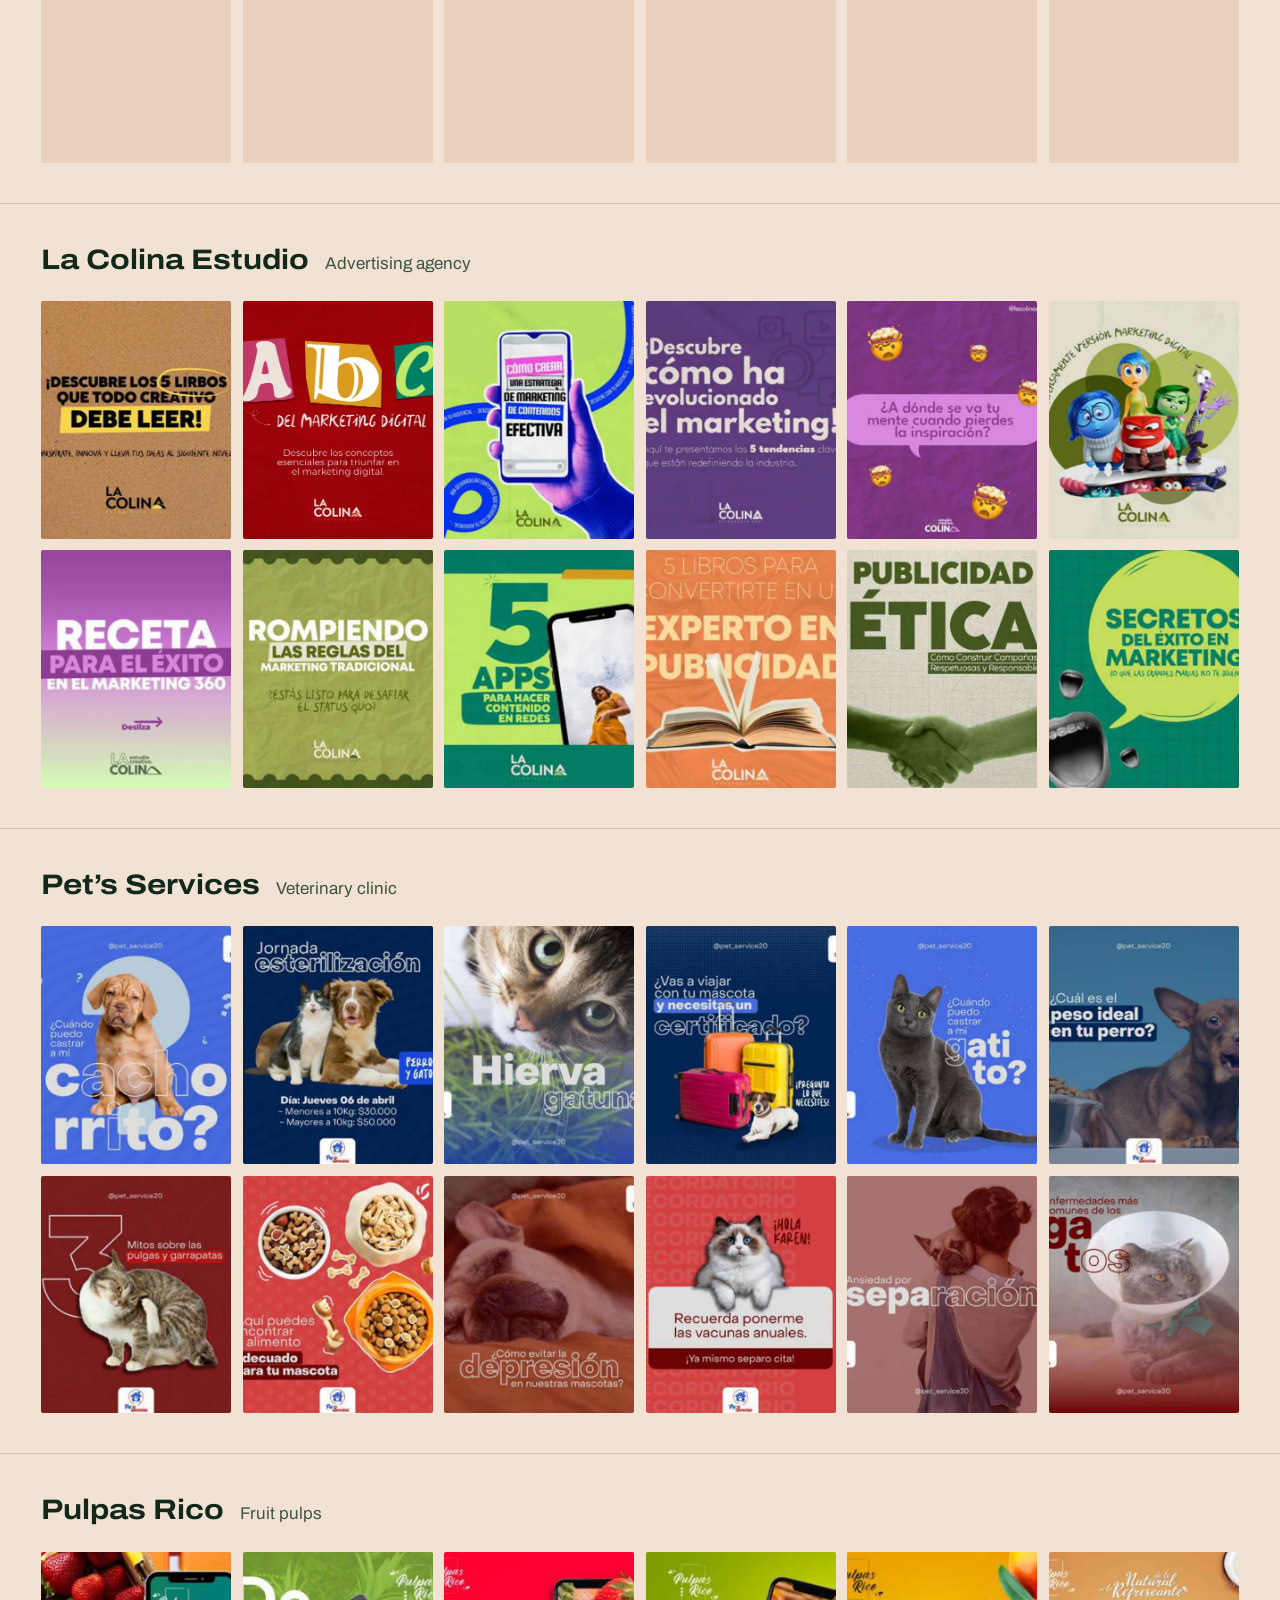
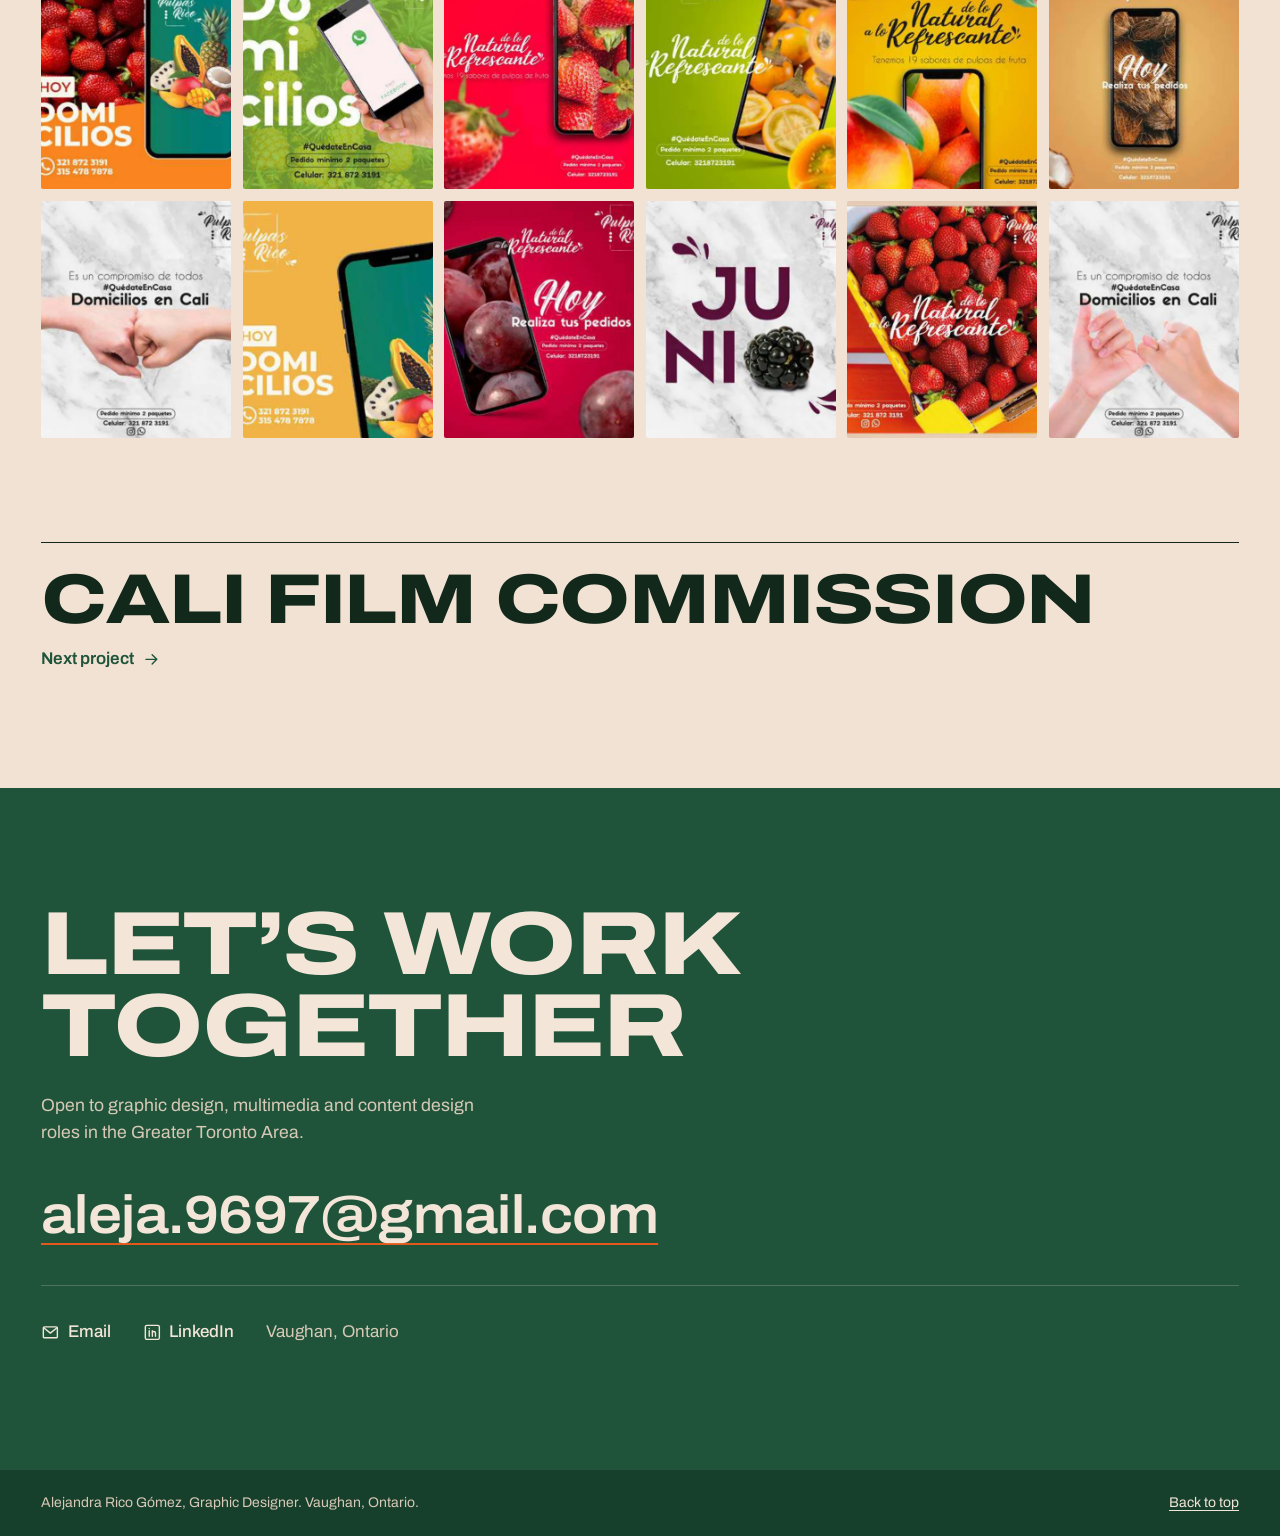
<file: site/work/social-media/index.html>
<!doctype html>
<html lang="en">
<head>
<meta charset="utf-8">
<meta name="viewport" content="width=device-width, initial-scale=1">
<title>Social Media | Alejandra Rico</title>
<meta name="description" content="Post systems for public institutions, a dental clinic, an agency, a vet and a food brand.">
<meta name="theme-color" content="#1F543B">
<meta property="og:type" content="website">
<meta property="og:title" content="Social Media | Alejandra Rico">
<meta property="og:description" content="Post systems for public institutions, a dental clinic, an agency, a vet and a food brand.">
<meta property="og:image" content="https://alejandra-rico-portfolio.vercel.app/img/social-media/cover.webp">
<meta name="twitter:card" content="summary_large_image">
<link rel="icon" href="../../favicon.svg" type="image/svg+xml">
<link rel="preconnect" href="https://fonts.googleapis.com">
<link rel="preconnect" href="https://fonts.gstatic.com" crossorigin>
<link rel="stylesheet" href="https://fonts.googleapis.com/css2?family=Archivo:ital,wdth,wght@0,62..125,100..900;1,62..125,100..900&display=swap">
<link rel="stylesheet" href="../../assets/styles.css">
</head>
<body class="is-project">
<a class="skip" href="#main">Skip to content</a>
<header class="site-header">
  <div class="wrap header-inner">
    <a class="brand" href="../../"><svg class="spark" viewBox="0 0 40 40" aria-hidden="true" focusable="false"><path d="M20 0l3.2 12.4L33.5 4.6l-6.1 11.2L40 20l-12.6 4.2 6.1 11.2-10.3-7.8L20 40l-3.2-12.4-10.3 7.8 6.1-11.2L0 20l12.6-4.2L6.5 4.6l10.3 7.8z"/></svg><span>Alejandra Rico</span></a>
    <nav aria-label="Main">
      <ul class="nav">
        <li><a href="../../#work">Work</a></li>
        <li><a href="../../#about">About</a></li>
        <li><a href="../../#contact">Contact</a></li>
      </ul>
    </nav>
  </div>
</header>
<main id="main">
<article class="project">
  <header class="project-head">
    <div class="wrap">
      <a class="back" href="../../#work"><svg class="icon" viewBox="0 0 24 24" aria-hidden="true" focusable="false"><path d="M19 12H5M11 18l-6-6 6-6"/></svg><span>All work</span></a>
      <h1 class="project-title">Social Media</h1>
      <p class="project-summary">Post systems for public institutions, a dental clinic, an agency, a vet and a food brand.</p>
      <dl class="project-meta">
        <div><dt>Discipline</dt><dd>Social media</dd></div>
        <div><dt>Client</dt><dd>Seven brands and institutions</dd></div>
        <div><dt>Year</dt><dd>Various</dd></div>
        <div><dt>Role</dt><dd>Content design, campaign graphics</dd></div>
        <div><dt>Tools</dt><dd>Adobe Illustrator, Adobe Photoshop</dd></div>
      </dl>
      
    </div>
  </header>

  <section class="project-story" aria-label="Project overview">
    <div class="wrap story-grid">
      <div class="story"><h2 class="story-title">Brief</h2><p>Each account needed a recognizable look that could carry a steady stream of announcements, tips and campaigns without feeling repetitive.</p></div>
      <div class="story"><h2 class="story-title">Approach</h2><p>A consistent system per brand (type, color, photo treatment and layout) varied post by post, so each feed reads as one voice.</p></div>
      <div class="story"><h2 class="story-title">Result</h2><p>For the Secretariat of Economic Development, I led a five person creative team, and the account grew from about 2,000 to more than 20,000 followers with campaigns like Más Empleos Cali.</p></div>
      
    </div>
  </section>

  <section class="social-group" aria-labelledby="social-cali-city-hall">
  <div class="wrap">
    <div class="social-head">
      <h2 id="social-cali-city-hall" class="social-name">Cali City Hall</h2>
      <p class="social-note">Secretariat of Economic Development</p>
    </div>
    <ul class="post-grid">
      <li><img class="" src="../../img/social-cali-city-hall/01.webp" width="532" height="531" alt="Cali City Hall social media post 1" loading="lazy" decoding="async"></li>
      <li><img class="" src="../../img/social-cali-city-hall/02.webp" width="531" height="531" alt="Cali City Hall social media post 2" loading="lazy" decoding="async"></li>
      <li><img class="" src="../../img/social-cali-city-hall/03.webp" width="532" height="531" alt="Cali City Hall social media post 3" loading="lazy" decoding="async"></li>
      <li><img class="" src="../../img/social-cali-city-hall/04.webp" width="532" height="531" alt="Cali City Hall social media post 4" loading="lazy" decoding="async"></li>
      <li><img class="" src="../../img/social-cali-city-hall/05.webp" width="531" height="531" alt="Cali City Hall social media post 5" loading="lazy" decoding="async"></li>
      <li><img class="" src="../../img/social-cali-city-hall/06.webp" width="532" height="531" alt="Cali City Hall social media post 6" loading="lazy" decoding="async"></li>
      <li><img class="" src="../../img/social-cali-city-hall/07.webp" width="532" height="532" alt="Cali City Hall social media post 7" loading="lazy" decoding="async"></li>
      <li><img class="" src="../../img/social-cali-city-hall/08.webp" width="531" height="531" alt="Cali City Hall social media post 8" loading="lazy" decoding="async"></li>
      <li><img class="" src="../../img/social-cali-city-hall/09.webp" width="532" height="532" alt="Cali City Hall social media post 9" loading="lazy" decoding="async"></li>
      <li><img class="" src="../../img/social-cali-city-hall/10.webp" width="526" height="533" alt="Cali City Hall social media post 10" loading="lazy" decoding="async"></li>
      <li><img class="" src="../../img/social-cali-city-hall/11.webp" width="531" height="533" alt="Cali City Hall social media post 11" loading="lazy" decoding="async"></li>
      <li><img class="" src="../../img/social-cali-city-hall/12.webp" width="532" height="533" alt="Cali City Hall social media post 12" loading="lazy" decoding="async"></li>
    </ul>
  </div>
</section>
<section class="social-group" aria-labelledby="social-edison-giraldo">
  <div class="wrap">
    <div class="social-head">
      <h2 id="social-edison-giraldo" class="social-name">Edison Giraldo</h2>
      <p class="social-note">Santiago de Cali councilman</p>
    </div>
    <ul class="post-grid">
      <li><img class="" src="../../img/social-edison-giraldo/01.webp" width="470" height="588" alt="Edison Giraldo social media post 1" loading="lazy" decoding="async"></li>
      <li><img class="" src="../../img/social-edison-giraldo/02.webp" width="468" height="587" alt="Edison Giraldo social media post 2" loading="lazy" decoding="async"></li>
      <li><img class="" src="../../img/social-edison-giraldo/03.webp" width="469" height="588" alt="Edison Giraldo social media post 3" loading="lazy" decoding="async"></li>
      <li><img class="" src="../../img/social-edison-giraldo/04.webp" width="469" height="587" alt="Edison Giraldo social media post 4" loading="lazy" decoding="async"></li>
      <li><img class="" src="../../img/social-edison-giraldo/05.webp" width="469" height="587" alt="Edison Giraldo social media post 5" loading="lazy" decoding="async"></li>
      <li><img class="" src="../../img/social-edison-giraldo/06.webp" width="532" height="531" alt="Edison Giraldo social media post 6" loading="lazy" decoding="async"></li>
      <li><img class="" src="../../img/social-edison-giraldo/07.webp" width="470" height="588" alt="Edison Giraldo social media post 7" loading="lazy" decoding="async"></li>
      <li><img class="" src="../../img/social-edison-giraldo/08.webp" width="468" height="587" alt="Edison Giraldo social media post 8" loading="lazy" decoding="async"></li>
      <li><img class="" src="../../img/social-edison-giraldo/09.webp" width="469" height="588" alt="Edison Giraldo social media post 9" loading="lazy" decoding="async"></li>
      <li><img class="" src="../../img/social-edison-giraldo/10.webp" width="469" height="588" alt="Edison Giraldo social media post 10" loading="lazy" decoding="async"></li>
      <li><img class="" src="../../img/social-edison-giraldo/11.webp" width="469" height="587" alt="Edison Giraldo social media post 11" loading="lazy" decoding="async"></li>
      <li><img class="" src="../../img/social-edison-giraldo/12.webp" width="532" height="532" alt="Edison Giraldo social media post 12" loading="lazy" decoding="async"></li>
    </ul>
  </div>
</section>
<section class="social-group" aria-labelledby="social-youth-council">
  <div class="wrap">
    <div class="social-head">
      <h2 id="social-youth-council" class="social-name">Municipal Youth Council</h2>
      <p class="social-note">Cali City Hall</p>
    </div>
    <ul class="post-grid">
      <li><img class="" src="../../img/social-youth-council/01.webp" width="470" height="588" alt="Municipal Youth Council social media post 1" loading="lazy" decoding="async"></li>
      <li><img class="" src="../../img/social-youth-council/02.webp" width="468" height="587" alt="Municipal Youth Council social media post 2" loading="lazy" decoding="async"></li>
      <li><img class="" src="../../img/social-youth-council/03.webp" width="469" height="588" alt="Municipal Youth Council social media post 3" loading="lazy" decoding="async"></li>
      <li><img class="" src="../../img/social-youth-council/04.webp" width="469" height="587" alt="Municipal Youth Council social media post 4" loading="lazy" decoding="async"></li>
      <li><img class="" src="../../img/social-youth-council/05.webp" width="469" height="587" alt="Municipal Youth Council social media post 5" loading="lazy" decoding="async"></li>
      <li><img class="" src="../../img/social-youth-council/06.webp" width="470" height="587" alt="Municipal Youth Council social media post 6" loading="lazy" decoding="async"></li>
      <li><img class="" src="../../img/social-youth-council/07.webp" width="470" height="588" alt="Municipal Youth Council social media post 7" loading="lazy" decoding="async"></li>
      <li><img class="" src="../../img/social-youth-council/08.webp" width="468" height="587" alt="Municipal Youth Council social media post 8" loading="lazy" decoding="async"></li>
      <li><img class="" src="../../img/social-youth-council/09.webp" width="469" height="588" alt="Municipal Youth Council social media post 9" loading="lazy" decoding="async"></li>
      <li><img class="" src="../../img/social-youth-council/10.webp" width="469" height="588" alt="Municipal Youth Council social media post 10" loading="lazy" decoding="async"></li>
      <li><img class="" src="../../img/social-youth-council/11.webp" width="469" height="587" alt="Municipal Youth Council social media post 11" loading="lazy" decoding="async"></li>
      <li><img class="" src="../../img/social-youth-council/12.webp" width="470" height="588" alt="Municipal Youth Council social media post 12" loading="lazy" decoding="async"></li>
    </ul>
  </div>
</section>
<section class="social-group" aria-labelledby="social-andina-dental">
  <div class="wrap">
    <div class="social-head">
      <h2 id="social-andina-dental" class="social-name">Andina Dental</h2>
      <p class="social-note">Dental clinic</p>
    </div>
    <ul class="post-grid">
      <li><img class="" src="../../img/social-andina-dental/01.webp" width="470" height="588" alt="Andina Dental social media post 1" loading="lazy" decoding="async"></li>
      <li><img class="" src="../../img/social-andina-dental/02.webp" width="468" height="587" alt="Andina Dental social media post 2" loading="lazy" decoding="async"></li>
      <li><img class="" src="../../img/social-andina-dental/03.webp" width="469" height="588" alt="Andina Dental social media post 3" loading="lazy" decoding="async"></li>
      <li><img class="" src="../../img/social-andina-dental/04.webp" width="469" height="587" alt="Andina Dental social media post 4" loading="lazy" decoding="async"></li>
      <li><img class="" src="../../img/social-andina-dental/05.webp" width="469" height="587" alt="Andina Dental social media post 5" loading="lazy" decoding="async"></li>
      <li><img class="" src="../../img/social-andina-dental/06.webp" width="470" height="587" alt="Andina Dental social media post 6" loading="lazy" decoding="async"></li>
      <li><img class="" src="../../img/social-andina-dental/07.webp" width="470" height="588" alt="Andina Dental social media post 7" loading="lazy" decoding="async"></li>
      <li><img class="" src="../../img/social-andina-dental/08.webp" width="468" height="587" alt="Andina Dental social media post 8" loading="lazy" decoding="async"></li>
      <li><img class="" src="../../img/social-andina-dental/09.webp" width="469" height="588" alt="Andina Dental social media post 9" loading="lazy" decoding="async"></li>
      <li><img class="" src="../../img/social-andina-dental/10.webp" width="469" height="588" alt="Andina Dental social media post 10" loading="lazy" decoding="async"></li>
      <li><img class="" src="../../img/social-andina-dental/11.webp" width="469" height="587" alt="Andina Dental social media post 11" loading="lazy" decoding="async"></li>
      <li><img class="" src="../../img/social-andina-dental/12.webp" width="470" height="588" alt="Andina Dental social media post 12" loading="lazy" decoding="async"></li>
    </ul>
  </div>
</section>
<section class="social-group" aria-labelledby="social-la-colina">
  <div class="wrap">
    <div class="social-head">
      <h2 id="social-la-colina" class="social-name">La Colina Estudio</h2>
      <p class="social-note">Advertising agency</p>
    </div>
    <ul class="post-grid">
      <li><img class="" src="../../img/social-la-colina/01.webp" width="532" height="531" alt="La Colina Estudio social media post 1" loading="lazy" decoding="async"></li>
      <li><img class="" src="../../img/social-la-colina/02.webp" width="534" height="533" alt="La Colina Estudio social media post 2" loading="lazy" decoding="async"></li>
      <li><img class="" src="../../img/social-la-colina/03.webp" width="532" height="531" alt="La Colina Estudio social media post 3" loading="lazy" decoding="async"></li>
      <li><img class="" src="../../img/social-la-colina/04.webp" width="532" height="531" alt="La Colina Estudio social media post 4" loading="lazy" decoding="async"></li>
      <li><img class="" src="../../img/social-la-colina/05.webp" width="531" height="531" alt="La Colina Estudio social media post 5" loading="lazy" decoding="async"></li>
      <li><img class="" src="../../img/social-la-colina/06.webp" width="532" height="531" alt="La Colina Estudio social media post 6" loading="lazy" decoding="async"></li>
      <li><img class="" src="../../img/social-la-colina/07.webp" width="532" height="532" alt="La Colina Estudio social media post 7" loading="lazy" decoding="async"></li>
      <li><img class="" src="../../img/social-la-colina/08.webp" width="531" height="531" alt="La Colina Estudio social media post 8" loading="lazy" decoding="async"></li>
      <li><img class="" src="../../img/social-la-colina/09.webp" width="532" height="532" alt="La Colina Estudio social media post 9" loading="lazy" decoding="async"></li>
      <li><img class="" src="../../img/social-la-colina/10.webp" width="532" height="533" alt="La Colina Estudio social media post 10" loading="lazy" decoding="async"></li>
      <li><img class="" src="../../img/social-la-colina/11.webp" width="531" height="533" alt="La Colina Estudio social media post 11" loading="lazy" decoding="async"></li>
      <li><img class="" src="../../img/social-la-colina/12.webp" width="532" height="533" alt="La Colina Estudio social media post 12" loading="lazy" decoding="async"></li>
    </ul>
  </div>
</section>
<section class="social-group" aria-labelledby="social-pets-services">
  <div class="wrap">
    <div class="social-head">
      <h2 id="social-pets-services" class="social-name">Pet’s Services</h2>
      <p class="social-note">Veterinary clinic</p>
    </div>
    <ul class="post-grid">
      <li><img class="" src="../../img/social-pets-services/01.webp" width="532" height="531" alt="Pet’s Services social media post 1" loading="lazy" decoding="async"></li>
      <li><img class="" src="../../img/social-pets-services/02.webp" width="531" height="531" alt="Pet’s Services social media post 2" loading="lazy" decoding="async"></li>
      <li><img class="" src="../../img/social-pets-services/03.webp" width="532" height="531" alt="Pet’s Services social media post 3" loading="lazy" decoding="async"></li>
      <li><img class="" src="../../img/social-pets-services/04.webp" width="532" height="531" alt="Pet’s Services social media post 4" loading="lazy" decoding="async"></li>
      <li><img class="" src="../../img/social-pets-services/05.webp" width="531" height="531" alt="Pet’s Services social media post 5" loading="lazy" decoding="async"></li>
      <li><img class="" src="../../img/social-pets-services/06.webp" width="532" height="531" alt="Pet’s Services social media post 6" loading="lazy" decoding="async"></li>
      <li><img class="" src="../../img/social-pets-services/07.webp" width="532" height="532" alt="Pet’s Services social media post 7" loading="lazy" decoding="async"></li>
      <li><img class="" src="../../img/social-pets-services/08.webp" width="531" height="531" alt="Pet’s Services social media post 8" loading="lazy" decoding="async"></li>
      <li><img class="" src="../../img/social-pets-services/09.webp" width="532" height="532" alt="Pet’s Services social media post 9" loading="lazy" decoding="async"></li>
      <li><img class="" src="../../img/social-pets-services/10.webp" width="531" height="532" alt="Pet’s Services social media post 10" loading="lazy" decoding="async"></li>
      <li><img class="" src="../../img/social-pets-services/11.webp" width="531" height="532" alt="Pet’s Services social media post 11" loading="lazy" decoding="async"></li>
      <li><img class="" src="../../img/social-pets-services/12.webp" width="532" height="532" alt="Pet’s Services social media post 12" loading="lazy" decoding="async"></li>
    </ul>
  </div>
</section>
<section class="social-group" aria-labelledby="social-pulpas-rico">
  <div class="wrap">
    <div class="social-head">
      <h2 id="social-pulpas-rico" class="social-name">Pulpas Rico</h2>
      <p class="social-note">Fruit pulps</p>
    </div>
    <ul class="post-grid">
      <li><img class="" src="../../img/social-pulpas-rico/01.webp" width="532" height="531" alt="Pulpas Rico social media post 1" loading="lazy" decoding="async"></li>
      <li><img class="" src="../../img/social-pulpas-rico/02.webp" width="531" height="531" alt="Pulpas Rico social media post 2" loading="lazy" decoding="async"></li>
      <li><img class="" src="../../img/social-pulpas-rico/03.webp" width="532" height="531" alt="Pulpas Rico social media post 3" loading="lazy" decoding="async"></li>
      <li><img class="" src="../../img/social-pulpas-rico/04.webp" width="532" height="531" alt="Pulpas Rico social media post 4" loading="lazy" decoding="async"></li>
      <li><img class="" src="../../img/social-pulpas-rico/05.webp" width="531" height="531" alt="Pulpas Rico social media post 5" loading="lazy" decoding="async"></li>
      <li><img class="" src="../../img/social-pulpas-rico/06.webp" width="532" height="531" alt="Pulpas Rico social media post 6" loading="lazy" decoding="async"></li>
      <li><img class="" src="../../img/social-pulpas-rico/07.webp" width="532" height="532" alt="Pulpas Rico social media post 7" loading="lazy" decoding="async"></li>
      <li><img class="" src="../../img/social-pulpas-rico/08.webp" width="531" height="531" alt="Pulpas Rico social media post 8" loading="lazy" decoding="async"></li>
      <li><img class="" src="../../img/social-pulpas-rico/09.webp" width="532" height="532" alt="Pulpas Rico social media post 9" loading="lazy" decoding="async"></li>
      <li><img class="" src="../../img/social-pulpas-rico/10.webp" width="531" height="532" alt="Pulpas Rico social media post 10" loading="lazy" decoding="async"></li>
      <li><img class="" src="../../img/social-pulpas-rico/11.webp" width="531" height="532" alt="Pulpas Rico social media post 11" loading="lazy" decoding="async"></li>
      <li><img class="" src="../../img/social-pulpas-rico/12.webp" width="532" height="532" alt="Pulpas Rico social media post 12" loading="lazy" decoding="async"></li>
    </ul>
  </div>
</section>

  <nav class="next" aria-label="Next project">
    <div class="wrap">
      <a class="next-link" href="../../work/cali-film-commission/">
        <span class="next-title">Cali Film Commission</span>
        <span class="next-label">Next project <svg class="icon" viewBox="0 0 24 24" aria-hidden="true" focusable="false"><path d="M5 12h14M13 6l6 6-6 6"/></svg></span>
      </a>
    </div>
  </nav>
</article>
</main>
<section class="contact" id="contact" aria-labelledby="contact-title">
  <div class="wrap">
    <h2 class="contact-title" id="contact-title">Let’s work together</h2>
    <p class="contact-lede">Open to graphic design, multimedia and content design roles in the Greater Toronto Area.</p>
    <a class="contact-email" href="mailto:aleja.9697@gmail.com">aleja.9697@gmail.com</a>
    <ul class="contact-links">
      <li><a href="mailto:aleja.9697@gmail.com"><svg class="icon" viewBox="0 0 24 24" aria-hidden="true" focusable="false"><rect x="3" y="5" width="18" height="14" rx="1.5"/><path d="m3.5 6 8.5 7 8.5-7"/></svg><span>Email</span></a></li>
      <li><a href="https://www.linkedin.com/in/alexaricogo01/" target="_blank" rel="noopener"><svg class="icon" viewBox="0 0 24 24" aria-hidden="true" focusable="false"><rect x="3" y="3" width="18" height="18" rx="2"/><path d="M8 10v7M8 7v.01M12 17v-4a2 2 0 0 1 4 0v4M12 10v7"/></svg><span>LinkedIn</span></a></li>
      <li class="contact-place">Vaughan, Ontario</li>
    </ul>
  </div>
</section>
<footer class="site-footer">
  <div class="wrap footer-inner">
    <p>Alejandra Rico Gómez, Graphic Designer. Vaughan, Ontario.</p>
    <p><a href="../../#top">Back to top</a></p>
  </div>
</footer>
</body>
</html>
</file>
<file: site/assets/styles.css>
/* Alejandra Rico portfolio
   Palette and type drawn from her own portfolio: forest green, sand, ember spark.
   Typeface: Archivo (variable width + weight). */

:root {
  --forest: #1f543b;
  --forest-deep: #163f2c;
  --sand: #f1e2d3;
  --sand-deep: #e8d2bd;
  --paper: #f8efe6;
  --ink: #11281b;
  --ink-soft: #3f5446;
  --on-forest: #f3e5d7;
  --on-forest-soft: #d7c9b6;
  --ember: #e2591b;
  --rule: rgba(17, 40, 27, 0.16);
  --rule-forest: rgba(243, 229, 215, 0.22);

  --gutter: clamp(1rem, 3.2vw, 2.75rem);
  --max: 1440px;
  --space-1: 0.5rem;
  --space-2: 1rem;
  --space-3: 1.5rem;
  --space-4: 2.5rem;
  --space-5: 4rem;
  --space-6: clamp(4rem, 9vw, 8rem);

  --text: 1.0625rem;
  --small: 0.875rem;
  --ease: cubic-bezier(0.2, 0.7, 0.1, 1);
  color-scheme: light;
}

*,
*::before,
*::after { box-sizing: border-box; }

html { -webkit-text-size-adjust: 100%; scroll-behavior: smooth; }
@media (prefers-reduced-motion: reduce) { html { scroll-behavior: auto; } }

body {
  margin: 0;
  background: var(--sand);
  color: var(--ink);
  font-family: 'Archivo', system-ui, -apple-system, 'Segoe UI', sans-serif;
  font-size: var(--text);
  line-height: 1.55;
  font-stretch: 100%;
  font-weight: 400;
  -webkit-font-smoothing: antialiased;
  text-rendering: optimizeLegibility;
}

::selection { background: var(--forest); color: var(--on-forest); }
.hero ::selection, .contact ::selection { background: var(--on-forest); color: var(--forest); }
html { scrollbar-color: var(--forest) var(--sand-deep); }

img { display: block; max-width: 100%; height: auto; }
h1, h2, h3, p, dl, dd, ul, ol, figure { margin: 0; }
ul, ol { padding: 0; list-style: none; }
a { color: inherit; }

:focus-visible {
  outline: 2px solid var(--ember);
  outline-offset: 3px;
  border-radius: 2px;
}

.wrap {
  width: 100%;
  max-width: var(--max);
  margin-inline: auto;
  padding-inline: var(--gutter);
}

.icon {
  width: 1.1em;
  height: 1.1em;
  fill: none;
  stroke: currentColor;
  stroke-width: 1.8;
  stroke-linecap: round;
  stroke-linejoin: round;
  flex: none;
}

.spark { fill: var(--ember); flex: none; }

.skip {
  position: absolute;
  left: var(--gutter);
  top: -100px;
  background: var(--ink);
  color: var(--paper);
  padding: 0.6rem 1rem;
  z-index: 10;
  text-decoration: none;
}
.skip:focus { top: 0.75rem; }

/* ---------- Header ---------- */
.site-header { position: relative; z-index: 2; }
.is-home .site-header { background: var(--forest); color: var(--on-forest); }
.header-inner {
  display: flex;
  align-items: center;
  justify-content: space-between;
  gap: var(--space-2);
  min-height: 4.25rem;
}
.brand {
  display: inline-flex;
  align-items: center;
  gap: 0.55rem;
  text-decoration: none;
  font-weight: 700;
  font-stretch: 115%;
  font-size: 1rem;
  letter-spacing: -0.005em;
  min-height: 44px;
}
.brand .spark { width: 1rem; height: 1rem; transition: transform 0.6s var(--ease); }
.brand:hover .spark { transform: rotate(45deg); }
.nav { display: flex; gap: clamp(0.25rem, 2vw, 1.75rem); }
.nav a {
  display: inline-flex;
  align-items: center;
  min-height: 44px;
  padding-inline: 0.4rem;
  text-decoration: none;
  font-size: 0.95rem;
  font-weight: 500;
  background-image: linear-gradient(currentColor, currentColor);
  background-size: 0 1.5px;
  background-repeat: no-repeat;
  background-position: 0.4rem calc(100% - 0.7rem);
  transition: background-size 0.3s var(--ease);
}
.nav a:hover { background-size: calc(100% - 0.8rem) 1.5px; }

/* ---------- Hero ---------- */
.hero {
  background: var(--forest);
  color: var(--on-forest);
  padding-block: clamp(2rem, 6vw, 5rem) clamp(2.5rem, 6vw, 5rem);
  overflow: hidden;
}
.hero .wrap { container-type: inline-size; }
.hero-name {
  font-stretch: 125%;
  font-weight: 800;
  text-transform: uppercase;
  font-size: 11.5vw;
  font-size: calc(100cqi / 7.9);
  line-height: 0.86;
  letter-spacing: -0.02em;
  color: var(--on-forest);
}
.hero-name .line { display: flex; align-items: flex-start; gap: 0.08em; overflow: hidden; padding-bottom: 0.04em; }
.hero-name .line > span { display: block; }
.hero-name .spark { width: 0.34em; height: 0.34em; margin-top: 0.06em; }
@media (prefers-reduced-motion: no-preference) {
  .hero-name .line > span { animation: rise 0.9s var(--ease) both; }
  .hero-name .line:nth-child(2) > span { animation-delay: 0.08s; }
  .hero-name .spark { animation: spin-in 1.1s 0.25s var(--ease) both; }
  .hero-foot { animation: fade 0.8s 0.35s var(--ease) both; }
}
@keyframes rise { from { transform: translateY(105%); } to { transform: none; } }
@keyframes spin-in { from { transform: rotate(-90deg) scale(0.2); opacity: 0; } to { transform: none; opacity: 1; } }
@keyframes fade { from { opacity: 0; } to { opacity: 1; } }

.hero-foot {
  display: grid;
  grid-template-columns: minmax(0, 1.25fr) minmax(0, 1fr);
  gap: var(--space-4);
  margin-top: clamp(2rem, 5vw, 4rem);
  padding-top: var(--space-3);
  border-top: 1px solid var(--rule-forest);
}
.hero-statement {
  font-size: clamp(1.15rem, 1.9vw, 1.6rem);
  line-height: 1.35;
  font-weight: 400;
  max-width: 34ch;
  text-wrap: pretty;
}
.hero-statement a { color: inherit; }
.hero-facts { display: grid; gap: 0.9rem; align-content: start; font-size: 0.95rem; }
.hero-facts div { display: grid; grid-template-columns: 6.5rem 1fr; gap: 1rem; }
.hero-facts dt { color: var(--on-forest-soft); }
.hero-facts a { text-decoration-thickness: 1px; text-underline-offset: 3px; overflow-wrap: anywhere; }
.hero-facts a:hover { color: #fff; }

/* ---------- Section heads ---------- */
.section-head {
  display: flex;
  justify-content: space-between;
  align-items: baseline;
  gap: var(--space-3);
  flex-wrap: wrap;
  margin-bottom: var(--space-4);
}
.section-title {
  font-stretch: 125%;
  font-weight: 800;
  font-size: clamp(1.9rem, 4.4vw, 3.6rem);
  line-height: 0.95;
  letter-spacing: -0.02em;
  text-transform: uppercase;
}
.section-note { color: var(--ink-soft); max-width: 36ch; font-size: 0.95rem; }

/* ---------- Work grid ---------- */
.work { padding-block: var(--space-6) var(--space-5); }
.work-row {
  display: grid;
  grid-template-columns: repeat(12, minmax(0, 1fr));
  column-gap: clamp(0.75rem, 1.6vw, 1.5rem);
  margin-bottom: clamp(2rem, 4vw, 3.5rem);
}
.work-item {
  grid-column: span var(--span);
  text-decoration: none;
  display: block;
}
.work-media {
  display: block;
  overflow: hidden;
  height: clamp(260px, 36vw, 600px);
  background: var(--sand-deep);
  border-radius: 3px;
}
.work-row:has(.span-4) .work-media { height: clamp(260px, 32vw, 520px); }
.work-media img {
  width: 100%;
  height: 100%;
  object-fit: cover;
  transition: transform 0.9s var(--ease);
}
.work-item:hover .work-media img { transform: scale(1.025); }
.work-item.is-contain .work-media { background: var(--forest); }
.work-item.is-contain .work-media img { object-fit: contain; }
.work-caption {
  display: flex;
  justify-content: space-between;
  align-items: baseline;
  gap: 1rem;
  padding-top: 0.85rem;
}
.work-title {
  font-stretch: 112%;
  font-weight: 700;
  font-size: clamp(1.05rem, 1.5vw, 1.3rem);
  line-height: 1.2;
  letter-spacing: -0.01em;
}
.work-item:hover .work-title { text-decoration: underline; text-decoration-thickness: 1.5px; text-underline-offset: 4px; }
.work-meta {
  display: flex;
  gap: 1rem;
  color: var(--ink-soft);
  font-size: var(--small);
  white-space: nowrap;
}

/* ---------- About ---------- */
.about { padding-block: var(--space-5) var(--space-6); border-top: 1px solid var(--rule); }
.about-grid {
  display: grid;
  grid-template-columns: minmax(0, 5fr) minmax(0, 7fr);
  gap: clamp(2rem, 5vw, 5rem);
  align-items: end;
}
.about-portrait {
  background: var(--forest);
  border-radius: 999px 999px 3px 3px;
  overflow: hidden;
  aspect-ratio: 4 / 5;
  display: flex;
  align-items: flex-end;
  justify-content: center;
  max-width: 460px;
}
.about-portrait img { width: 70%; height: auto; }
.about-body { display: grid; gap: 1.1rem; max-width: 62ch; }
.about-body .section-title { margin-bottom: 0.4rem; }
.about-body p { color: var(--ink-soft); text-wrap: pretty; }
.about-body .lede { color: var(--ink); font-size: clamp(1.15rem, 1.7vw, 1.4rem); line-height: 1.4; }

.impact-wrap { margin-top: var(--space-6); }
.impact { display: grid; }
.impact-item {
  display: grid;
  grid-template-columns: minmax(9rem, 3fr) minmax(0, 7fr);
  gap: 0.25rem clamp(1rem, 3vw, 3rem);
  align-items: center;
  padding-block: 1.1rem;
  border-bottom: 1px solid var(--rule);
}
.impact-item:first-child { padding-top: 0.2rem; }
.impact-value {
  font-stretch: 125%;
  font-weight: 800;
  font-size: clamp(1.9rem, 3.6vw, 3.2rem);
  line-height: 1;
  letter-spacing: -0.02em;
  color: var(--forest);
  font-variant-numeric: tabular-nums;
}
.impact-label { font-size: clamp(1rem, 1.4vw, 1.2rem); color: var(--ink); max-width: 52ch; }

.cv {
  display: grid;
  grid-template-columns: minmax(0, 7fr) minmax(0, 5fr);
  gap: clamp(2rem, 5vw, 5rem);
  margin-top: var(--space-6);
}
.cv-title {
  font-size: var(--small);
  font-weight: 600;
  color: var(--ink-soft);
  padding-bottom: 0.75rem;
  margin-bottom: var(--space-3);
  border-bottom: 1px solid var(--rule);
}
.exp-list { display: grid; gap: var(--space-4); }
.exp-role { font-stretch: 112%; font-weight: 700; font-size: 1.2rem; line-height: 1.25; }
.exp-org { color: var(--ink-soft); margin-top: 0.15rem; }
.exp ul { margin-top: 0.8rem; display: grid; gap: 0.45rem; }
.exp ul li { position: relative; padding-left: 1.1rem; max-width: 62ch; }
.exp ul li::before {
  content: '';
  position: absolute;
  left: 0;
  top: 0.68em;
  width: 0.45rem;
  height: 2px;
  background: var(--ember);
}
.cv-side { display: grid; gap: var(--space-4); align-content: start; }
.plain-list { display: grid; gap: 1rem; }
.plain-list li { display: grid; gap: 0.1rem; }
.strong { font-weight: 600; }
.plain-list li span:not(.strong) { color: var(--ink-soft); font-size: 0.95rem; }
.tool-line { color: var(--ink); line-height: 1.7; }

.capabilities { margin-top: var(--space-6); }
.cap-list {
  display: grid;
  grid-template-columns: repeat(3, minmax(0, 1fr));
  column-gap: clamp(1.5rem, 3vw, 3rem);
  row-gap: var(--space-4);
}
.cap dt { font-stretch: 112%; font-weight: 700; font-size: 1.15rem; margin-bottom: 0.35rem; }
.cap dd { color: var(--ink-soft); max-width: 38ch; }

/* ---------- Contact ---------- */
.contact {
  background: var(--forest);
  color: var(--on-forest);
  padding-block: var(--space-6);
}
.contact-title {
  font-stretch: 125%;
  font-weight: 800;
  text-transform: uppercase;
  font-size: clamp(2.1rem, 7vw, 6.5rem);
  line-height: 0.92;
  letter-spacing: -0.02em;
  max-width: 12ch;
}
.contact-lede { margin-top: var(--space-3); max-width: 44ch; color: var(--on-forest-soft); font-size: 1.1rem; }
.contact-email {
  display: inline-block;
  margin-top: var(--space-4);
  font-stretch: 110%;
  font-weight: 600;
  font-size: clamp(1.3rem, 4.2vw, 3.4rem);
  line-height: 1.1;
  letter-spacing: -0.01em;
  text-decoration: underline;
  text-decoration-thickness: 2px;
  text-underline-offset: 0.18em;
  text-decoration-color: var(--ember);
  overflow-wrap: anywhere;
  transition: color 0.2s;
}
.contact-email:hover { color: #fff; }
.contact-links {
  display: flex;
  flex-wrap: wrap;
  gap: 0.75rem 2rem;
  align-items: center;
  margin-top: var(--space-4);
  padding-top: var(--space-3);
  border-top: 1px solid var(--rule-forest);
}
.contact-links a {
  display: inline-flex;
  align-items: center;
  gap: 0.5rem;
  min-height: 44px;
  text-decoration: none;
  font-weight: 500;
}
.contact-links a:hover span { text-decoration: underline; text-underline-offset: 4px; }
.contact-place { color: var(--on-forest-soft); }

.site-footer { background: var(--forest-deep); color: var(--on-forest-soft); font-size: var(--small); }
.footer-inner { display: flex; justify-content: space-between; gap: 1rem; flex-wrap: wrap; padding-block: 1.4rem; }
.footer-inner a { color: var(--on-forest); text-underline-offset: 3px; }

/* ---------- Project page ---------- */
.project-head { padding-block: clamp(1.5rem, 4vw, 3rem) var(--space-5); }
.back {
  display: inline-flex;
  align-items: center;
  gap: 0.45rem;
  min-height: 44px;
  text-decoration: none;
  font-size: 0.95rem;
  font-weight: 500;
  color: var(--ink-soft);
  margin-bottom: clamp(1.5rem, 4vw, 3rem);
}
.back:hover { color: var(--ink); }
.back:hover .icon { transform: translateX(-3px); }
.back .icon { transition: transform 0.25s var(--ease); }
.project-title {
  font-stretch: 125%;
  font-weight: 800;
  text-transform: uppercase;
  font-size: clamp(2.2rem, 7.4vw, 6rem);
  line-height: 0.9;
  letter-spacing: -0.02em;
  max-width: 14ch;
  text-wrap: balance;
}
.project-summary {
  margin-top: var(--space-3);
  font-size: clamp(1.15rem, 1.9vw, 1.55rem);
  line-height: 1.35;
  max-width: 40ch;
  text-wrap: pretty;
}
.project-meta {
  display: grid;
  grid-template-columns: repeat(5, minmax(0, 1fr));
  gap: var(--space-3);
  margin-top: var(--space-5);
  padding-top: var(--space-3);
  border-top: 1.5px solid var(--ink);
}
.project-meta dt { font-size: var(--small); color: var(--ink-soft); margin-bottom: 0.3rem; }
.project-meta dd { font-weight: 500; }
.project-links { margin-top: var(--space-4); display: flex; flex-wrap: wrap; gap: 0.75rem; }
.pill-link {
  display: inline-flex;
  align-items: center;
  gap: 0.5rem;
  min-height: 44px;
  padding: 0.6rem 1.2rem;
  background: var(--forest);
  color: var(--on-forest);
  text-decoration: none;
  font-weight: 600;
  border-radius: 999px;
  transition: background-color 0.2s;
}
.pill-link:hover { background: var(--forest-deep); }
.pill-link:hover .icon { transform: translate(2px, -2px); }
.pill-link .icon { transition: transform 0.25s var(--ease); }

.project-story { background: var(--paper); padding-block: var(--space-5); }
.story-grid {
  display: grid;
  grid-template-columns: repeat(3, minmax(0, 1fr));
  gap: var(--space-4) clamp(1.5rem, 3vw, 3rem);
}
.story-title { font-size: var(--small); font-weight: 600; color: var(--forest); margin-bottom: 0.6rem; }
.story p { max-width: 46ch; text-wrap: pretty; }
.palette { grid-column: 1 / -1; padding-top: var(--space-3); border-top: 1px solid var(--rule); }
.palette ul { display: flex; flex-wrap: wrap; gap: 1.25rem; }
.palette li { display: grid; gap: 0.45rem; }
.swatch {
  display: block;
  width: clamp(4.5rem, 9vw, 7.5rem);
  aspect-ratio: 3 / 2;
  border-radius: 3px;
  box-shadow: inset 0 0 0 1px rgba(17, 40, 27, 0.1);
}
.hex { font-size: var(--small); color: var(--ink-soft); font-variant-numeric: tabular-nums; }

.gallery { padding-block: var(--space-5) var(--space-3); }
.g-row { display: flex; gap: clamp(0.6rem, 1.2vw, 1.1rem); margin-bottom: clamp(0.6rem, 1.2vw, 1.1rem); }
.g-item { flex: calc(var(--r) * 100) 1 0; min-width: 0; }
.g-item img { width: 100%; border-radius: 3px; background: var(--sand-deep); }

.social-group { padding-block: var(--space-4); }
.social-group + .social-group { border-top: 1px solid var(--rule); }
.project-story + .social-group { margin-top: var(--space-3); }
.social-head { display: flex; align-items: baseline; gap: 1rem; flex-wrap: wrap; margin-bottom: var(--space-3); }
.social-name { font-stretch: 115%; font-weight: 700; font-size: clamp(1.3rem, 2.2vw, 1.8rem); line-height: 1.15; }
.social-note { color: var(--ink-soft); }
.post-grid { display: grid; grid-template-columns: repeat(6, minmax(0, 1fr)); gap: clamp(0.4rem, 0.9vw, 0.8rem); }
.post-grid img { width: 100%; height: 100%; object-fit: cover; aspect-ratio: 4 / 5; border-radius: 2px; background: var(--sand-deep); }

.next { padding-block: var(--space-5) var(--space-6); }
.next-link {
  display: flex;
  justify-content: space-between;
  align-items: flex-end;
  flex-wrap: wrap;
  gap: 0.75rem 2rem;
  text-decoration: none;
  padding-top: var(--space-3);
  border-top: 1.5px solid var(--ink);
}
.next-label {
  display: inline-flex;
  align-items: center;
  gap: 0.5rem;
  font-weight: 600;
  color: var(--forest);
  white-space: nowrap;
}
.next-title {
  min-width: 0;
  font-stretch: 125%;
  font-weight: 800;
  text-transform: uppercase;
  font-size: clamp(1.8rem, 5.5vw, 5rem);
  line-height: 0.95;
  letter-spacing: -0.02em;
  overflow-wrap: break-word;
}
.next-label .icon { transition: transform 0.3s var(--ease); }
.next-link:hover .next-label .icon { transform: translateX(5px); }
.next-link:hover .next-title { color: var(--forest); }

.hero-404 { min-height: 50vh; }
.hero-404 .hero-statement { margin-top: var(--space-4); }

/* ---------- Responsive ---------- */
@media (max-width: 1024px) {
  .cap-list { grid-template-columns: repeat(2, minmax(0, 1fr)); }
  .project-meta { grid-template-columns: repeat(2, minmax(0, 1fr)); }
}

@media (max-width: 760px) {
  :root { --text: 1rem; }
  .hero-foot { grid-template-columns: 1fr; gap: var(--space-3); }
  .hero-facts div { grid-template-columns: 5.5rem 1fr; }
  .work-row { display: block; margin-bottom: 0; }
  .work-item { margin-bottom: 2.25rem; }
  .work-media,
  .work-row:has(.span-4) .work-media { height: auto; aspect-ratio: 4 / 5; }
  .work-item.span-7 .work-media,
  .work-item.span-12 .work-media { aspect-ratio: 4 / 3; }
  .work-caption { flex-direction: column; gap: 0.2rem; }
  .about-grid { grid-template-columns: 1fr; }
  .about-portrait { max-width: 300px; }
  .cv { grid-template-columns: 1fr; }
  .impact-item { grid-template-columns: 1fr; }
  .cap-list { grid-template-columns: 1fr; }
  .story-grid { grid-template-columns: 1fr; }
  .g-row { flex-direction: column; }
  .g-item { flex: none; }
  .post-grid { grid-template-columns: repeat(3, minmax(0, 1fr)); }
  .project-title { font-stretch: 100%; font-size: clamp(1.7rem, 8.6vw, 3rem); }
  .next-title { font-stretch: 105%; font-size: clamp(1.6rem, 7.6vw, 3rem); }
  .project-meta { margin-top: var(--space-4); row-gap: var(--space-3); }
  .nav { gap: 0; }
  .nav a { font-size: 0.9rem; }
  .brand span { font-size: 0.95rem; }
}

@media (max-width: 360px) {
  .project-meta { grid-template-columns: 1fr; }
}
</file>
